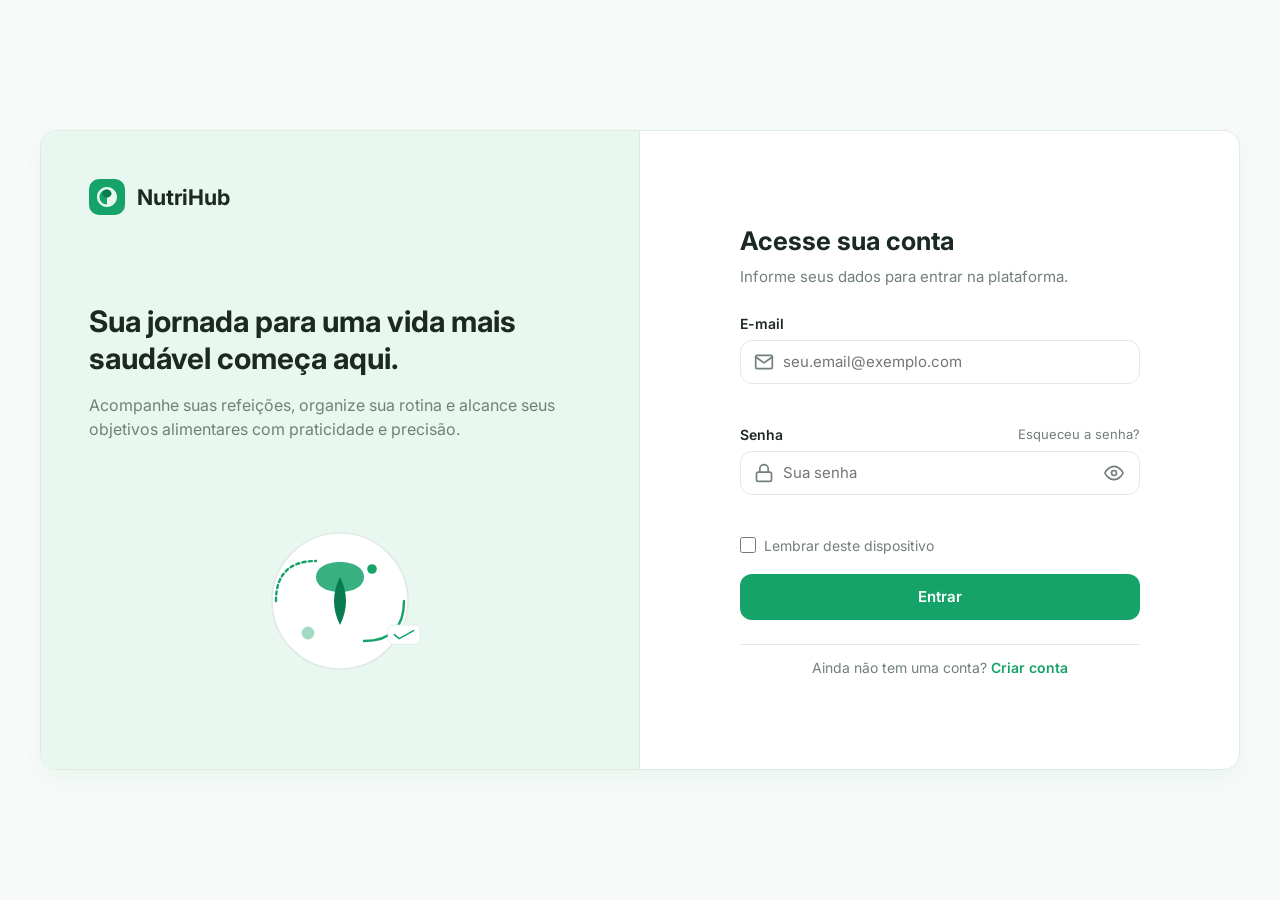
<file: index.html>
<!DOCTYPE html>
<html lang="pt-BR">
<head>
  <meta charset="UTF-8">
  <meta name="viewport" content="width=device-width, initial-scale=1.0">
  <title>NutriHub - Login</title>

  <!-- CSS -->
  <link rel="stylesheet" href="./CSS/style.css">

  <link rel="preconnect" href="https://fonts.googleapis.com">
  <link rel="preconnect" href="https://fonts.gstatic.com" crossorigin>
  <link href="https://fonts.googleapis.com/css2?family=Inter:wght@400;500;600;700&display=swap" rel="stylesheet">
</head>

<body>

  <main class="auth-container">

    <!-- LADO ESQUERDO — APRESENTAÇÃO DA MARCA -->
    <section class="brand-side">
      <header class="brand-header">
        <a href="#" class="brand-logo" aria-label="NutriHub Página Inicial">

          <svg class="logo-icon" width="36" height="36" viewBox="0 0 36 36" fill="none" xmlns="http://www.w3.org/2000/svg">
            <rect width="36" height="36" rx="10" fill="#16A36A"/>
            <path d="M18 8C12.4772 8 8 12.4772 8 18C8 23.5228 12.4772 28 18 28C23.5228 28 28 23.5228 28 18C28 12.4772 23.5228 8 18 8ZM18 25.5C13.8579 25.5 10.5 22.1421 10.5 18C10.5 13.8579 13.8579 10.5 18 10.5V25.5Z" fill="#E8F7EF"/>
            <path d="M22.5 14.5C22.5 16.7091 20.4853 18.5 18 18.5C15.5147 18.5 13.5 16.7091 13.5 14.5C13.5 12.2909 15.5147 10.5 18 10.5C20.4853 10.5 22.5 12.2909 22.5 14.5Z" fill="#087B50"/>
          </svg>

          <span class="brand-name">NutriHub</span>
        </a>
      </header>

      <div class="brand-content">

        <h1 class="brand-title">
          Sua jornada para uma vida mais saudável começa aqui.
        </h1>

        <p class="brand-description">
          Acompanhe suas refeições, organize sua rotina e alcance seus objetivos alimentares com praticidade e precisão.
        </p>

        <!-- ILUSTRAÇÃO VETORIAL DA MARCA -->
        <div class="illustration-container">

          <svg class="brand-illustration" viewBox="0 0 400 300" fill="none" xmlns="http://www.w3.org/2000/svg" role="img" aria-label="Ilustração de acompanhamento saudável">

            <circle cx="200" cy="150" r="120" fill="#E8F7EF"/>
            <circle cx="200" cy="150" r="85" fill="#FFFFFF" stroke="#E1EAE4" stroke-width="2"/>
            <path d="M170 120 C170 95, 230 95, 230 120 C230 145, 170 145, 170 120 Z" fill="#16A36A" opacity="0.85"/>
            <path d="M200 120 Q215 150 200 180 Q185 150 200 120 Z" fill="#087B50"/>
            <circle cx="240" cy="110" r="6" fill="#16A36A"/>
            <circle cx="160" cy="190" r="8" fill="#16A36A" opacity="0.4"/>
            <path d="M120 150 Q120 100 170 100" stroke="#16A36A" stroke-width="3" stroke-linecap="round" stroke-dasharray="4 4"/>
            <path d="M280 150 Q280 200 230 200" stroke="#16A36A" stroke-width="3" stroke-linecap="round"/>
            <rect x="260" y="180" width="40" height="24" rx="6" fill="#FFFFFF" stroke="#E1EAE4"/>
            <path d="M268 192 L274 197 L292 187" stroke="#16A36A" stroke-width="2" stroke-linecap="round" stroke-linejoin="round"/>

          </svg>

        </div>
      </div>
    </section>

    <!-- LADO DIREITO — FORMULÁRIO DE LOGIN -->
    <section class="form-side">

      <div class="auth-card">

        <div class="card-header">
          <h2 class="card-title">Acesse sua conta</h2>
          <p class="card-subtitle">
            Informe seus dados para entrar na plataforma.
          </p>
        </div>

        <form id="login-form" class="auth-form" novalidate>

          <!-- CAMPO E-MAIL -->
          <div class="form-group">

            <label for="email" class="form-label">E-mail</label>

            <div class="input-wrapper">

              <svg class="input-icon" width="20" height="20" viewBox="0 0 24 24" fill="none" stroke="currentColor" stroke-width="2" stroke-linecap="round" stroke-linejoin="round" aria-hidden="true">
                <path d="M4 4h16c1.1 0 2 .9 2 2v12c0 1.1-.9 2-2 2H4c-1.1 0-2-.9-2-2V6c0-1.1.9-2 2-2z"></path>
                <polyline points="22,6 12,13 2,6"></polyline>
              </svg>

              <input
                type="email"
                id="email"
                name="email"
                class="form-input"
                placeholder="seu.email@exemplo.com"
                required
                aria-required="true"
                aria-describedby="email-error"
                autocomplete="email"
              >

            </div>

            <span id="email-error" class="error-message" role="alert" aria-live="polite"></span>

          </div>

          <!-- CAMPO SENHA -->
          <div class="form-group">

            <div class="label-row">
              <label for="password" class="form-label">Senha</label>
              <a href="#" class="link-secondary">Esqueceu a senha?</a>
            </div>

            <div class="input-wrapper">

              <svg class="input-icon" width="20" height="20" viewBox="0 0 24 24" fill="none" stroke="currentColor" stroke-width="2" stroke-linecap="round" stroke-linejoin="round" aria-hidden="true">
                <rect x="3" y="11" width="18" height="11" rx="2" ry="2"></rect>
                <path d="M7 11V7a5 5 0 0 1 10 0v4"></path>
              </svg>

              <input
                type="password"
                id="password"
                name="password"
                class="form-input"
                placeholder="Sua senha"
                required
                aria-required="true"
                aria-describedby="password-error"
                autocomplete="current-password"
              >

              <button
                type="button"
                class="toggle-password"
                aria-label="Mostrar senha"
                aria-pressed="false"
              >

                <svg class="eye-icon" width="20" height="20" viewBox="0 0 24 24" fill="none" stroke="currentColor" stroke-width="2" stroke-linecap="round" stroke-linejoin="round">
                  <path d="M1 12s4-8 11-8 11 8 11 8-4 8-11 8-11-8-11-8z"></path>
                  <circle cx="12" cy="12" r="3"></circle>
                </svg>

              </button>

            </div>

            <span id="password-error" class="error-message" role="alert" aria-live="polite"></span>

          </div>

          <!-- LEMBRAR DE MIM -->
          <div class="form-options">

            <label class="checkbox-label">
              <input type="checkbox" id="remember" name="remember" class="custom-checkbox">
              <span class="checkbox-text">Lembrar deste dispositivo</span>
            </label>

          </div>

          <!-- BOTÃO SUBMIT -->
          <button type="submit" class="btn-primary" id="btn-submit">

            <span class="btn-text">Entrar</span>
            <span class="btn-spinner" hidden aria-hidden="true"></span>

          </button>

        </form>

        <!-- FOOTER COM LINK DE CADASTRO -->
        <footer class="card-footer">

          <p class="footer-text">
            Ainda não tem uma conta?
            <a href="./HTML/cadastro.html" class="link-primary">Criar conta</a>
          </p>

        </footer>

      </div>
    </section>

  </main>

  <script>
    document.addEventListener('DOMContentLoaded', () => {

      const form = document.getElementById('login-form');
      const emailInput = document.getElementById('email');
      const passwordInput = document.getElementById('password');
      const submitBtn = document.getElementById('btn-submit');
      const btnText = submitBtn.querySelector('.btn-text');
      const btnSpinner = submitBtn.querySelector('.btn-spinner');

      const togglePasswordBtn = document.querySelector('.toggle-password');

      // Ícones SVG para alternar a senha
      const eyeOpenSvg = `<svg class="eye-icon" width="20" height="20" viewBox="0 0 24 24" fill="none" stroke="currentColor" stroke-width="2" stroke-linecap="round" stroke-linejoin="round"><path d="M1 12s4-8 11-8 11 8 11 8-4 8-11 8-11-8-11-8z"></path><circle cx="12" cy="12" r="3"></circle></svg>`;

      const eyeClosedSvg = `<svg class="eye-icon" width="20" height="20" viewBox="0 0 24 24" fill="none" stroke="currentColor" stroke-width="2" stroke-linecap="round" stroke-linejoin="round"><path d="M17.94 17.94A10.07 10.07 0 0 1 12 20c-7 0-11-8-11-8a18.45 18.45 0 0 1 5.06-5.94M9.9 4.24A9.12 9.12 0 0 1 12 4c7 0 11 8 11 8a18.5 18.5 0 0 1-2.16 3.19m-6.72-1.07a3 3 0 1 1-4.24-4.24"></path><line x1="1" y1="1" x2="23" y2="23"></line></svg>`;

      if (togglePasswordBtn) {

        togglePasswordBtn.addEventListener('click', () => {

          const isPassword = passwordInput.type === 'password';

          passwordInput.type = isPassword ? 'text' : 'password';

          togglePasswordBtn.setAttribute(
            'aria-pressed',
            isPassword ? 'true' : 'false'
          );

          togglePasswordBtn.innerHTML = isPassword
            ? eyeClosedSvg
            : eyeOpenSvg;

        });

      }

      function isValidEmail(email) {
        return /^[^\s@]+@[^\s@]+\.[^\s@]+$/.test(email);
      }

      function showError(input, errorElement, message) {

        if (input && input.classList) {
          input.classList.add('input-error');
        }

        errorElement.textContent = message;

      }

      function clearError(input, errorElement) {

        if (input && input.classList) {
          input.classList.remove('input-error');
        }

        errorElement.textContent = '';

      }

      emailInput.addEventListener('input', () => {

        if (isValidEmail(emailInput.value.trim())) {
          clearError(
            emailInput,
            document.getElementById('email-error')
          );
        }

      });

      passwordInput.addEventListener('input', () => {

        if (passwordInput.value.length >= 6) {
          clearError(
            passwordInput,
            document.getElementById('password-error')
          );
        }

      });

      form.addEventListener('submit', (e) => {

        e.preventDefault();

        let isValid = true;

        if (!emailInput.value.trim()) {

          showError(
            emailInput,
            document.getElementById('email-error'),
            'Por favor, insira seu e-mail.'
          );

          isValid = false;

        } else if (!isValidEmail(emailInput.value.trim())) {

          showError(
            emailInput,
            document.getElementById('email-error'),
            'Insira um endereço de e-mail válido.'
          );

          isValid = false;

        } else {

          clearError(
            emailInput,
            document.getElementById('email-error')
          );

        }

        if (!passwordInput.value) {

          showError(
            passwordInput,
            document.getElementById('password-error'),
            'Por favor, insira sua senha.'
          );

          isValid = false;

        } else if (passwordInput.value.length < 6) {

          showError(
            passwordInput,
            document.getElementById('password-error'),
            'A senha deve conter no mínimo 6 caracteres.'
          );

          isValid = false;

        } else {

          clearError(
            passwordInput,
            document.getElementById('password-error')
          );

        }

        if (isValid) {

          submitBtn.disabled = true;

          btnText.textContent = 'Entrando...';

          btnSpinner.hidden = false;

          setTimeout(() => {

            window.location.href = "./HTML/home.html";

          }, 1500);

        }

      });

    });
  </script>

  <!-- JAVASCRIPT PRINCIPAL -->
  <script src="./JAVASCRIPT/app.js" defer></script>

</body>
</html>
</file>
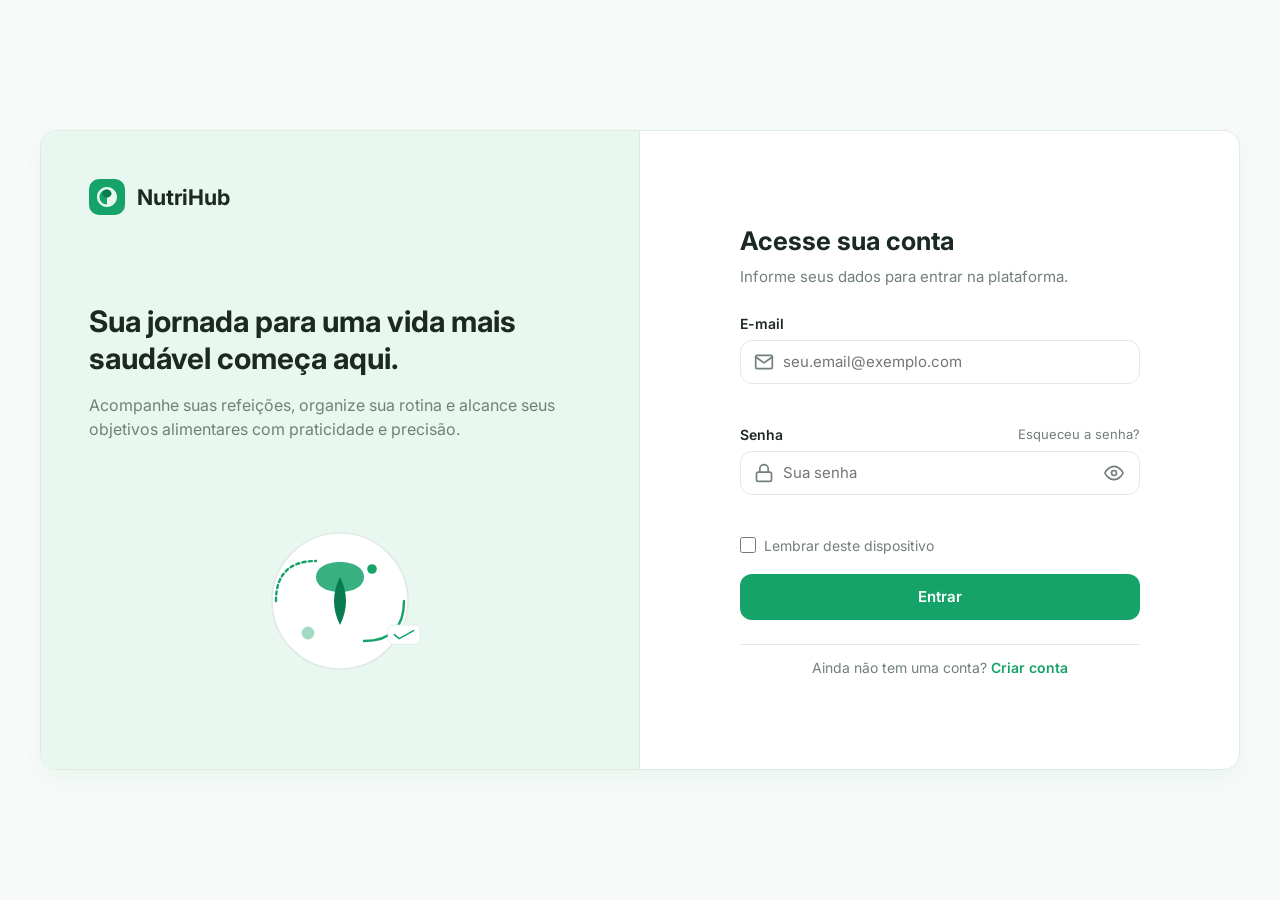
<file: HTML/index.html>
<!DOCTYPE html>
<html lang="pt-BR">
<head>
  <meta charset="UTF-8">
  <meta name="viewport" content="width=device-width, initial-scale=1.0">
  <title>NutriHub - Login</title>
  <!-- LINK CORRIGIDO PARA O CSS EXTERNO -->
   <link rel="stylesheet" href="../CSS/style.css">

  <link rel="preconnect" href="https://fonts.googleapis.com">
  <link rel="preconnect" href="https://fonts.gstatic.com" crossorigin>
  <link href="https://fonts.googleapis.com/css2?family=Inter:wght@400;500;600;700&display=swap" rel="stylesheet">
</head>
<body>

  <main class="auth-container">
    <!-- LADO ESQUERDO — APRESENTAÇÃO DA MARCA -->
    <section class="brand-side">
      <header class="brand-header">
        <a href="#" class="brand-logo" aria-label="NutriHub Página Inicial">
          <svg class="logo-icon" width="36" height="36" viewBox="0 0 36 36" fill="none" xmlns="http://www.w3.org/2000/svg">
            <rect width="36" height="36" rx="10" fill="#16A36A"/>
            <path d="M18 8C12.4772 8 8 12.4772 8 18C8 23.5228 12.4772 28 18 28C23.5228 28 28 23.5228 28 18C28 12.4772 23.5228 8 18 8ZM18 25.5C13.8579 25.5 10.5 22.1421 10.5 18C10.5 13.8579 13.8579 10.5 18 10.5V25.5Z" fill="#E8F7EF"/>
            <path d="M22.5 14.5C22.5 16.7091 20.4853 18.5 18 18.5C15.5147 18.5 13.5 16.7091 13.5 14.5C13.5 12.2909 15.5147 10.5 18 10.5C20.4853 10.5 22.5 12.2909 22.5 14.5Z" fill="#087B50"/>
          </svg>
          <span class="brand-name">NutriHub</span>
        </a>
      </header>

      <div class="brand-content">
        <h1 class="brand-title">Sua jornada para uma vida mais saudável começa aqui.</h1>
        <p class="brand-description">
          Acompanhe suas refeições, organize sua rotina e alcance seus objetivos alimentares com praticidade e precisão.
        </p>

        <!-- ILUSTRAÇÃO VETORIAL DA MARCA -->
        <div class="illustration-container">
          <svg class="brand-illustration" viewBox="0 0 400 300" fill="none" xmlns="http://www.w3.org/2000/svg" role="img" aria-label="Ilustração de acompanhamento saudável">
            <circle cx="200" cy="150" r="120" fill="#E8F7EF"/>
            <circle cx="200" cy="150" r="85" fill="#FFFFFF" stroke="#E1EAE4" stroke-width="2"/>
            <path d="M170 120 C170 95, 230 95, 230 120 C230 145, 170 145, 170 120 Z" fill="#16A36A" opacity="0.85"/>
            <path d="M200 120 Q215 150 200 180 Q185 150 200 120 Z" fill="#087B50"/>
            <circle cx="240" cy="110" r="6" fill="#16A36A"/>
            <circle cx="160" cy="190" r="8" fill="#16A36A" opacity="0.4"/>
            <path d="M120 150 Q120 100 170 100" stroke="#16A36A" stroke-width="3" stroke-linecap="round" stroke-dasharray="4 4"/>
            <path d="M280 150 Q280 200 230 200" stroke="#16A36A" stroke-width="3" stroke-linecap="round"/>
            <rect x="260" y="180" width="40" height="24" rx="6" fill="#FFFFFF" stroke="#E1EAE4"/>
            <path d="M268 192 L274 197 L292 187" stroke="#16A36A" stroke-width="2" stroke-linecap="round" stroke-linejoin="round"/>
          </svg>
        </div>
      </div>
    </section>

    <!-- LADO DIREITO — FORMULÁRIO DE LOGIN -->
    <section class="form-side">
      <div class="auth-card">
        <div class="card-header">
          <h2 class="card-title">Acesse sua conta</h2>
          <p class="card-subtitle">Informe seus dados para entrar na plataforma.</p>
        </div>

        <form id="login-form" class="auth-form" novalidate>
          <!-- CAMPO E-MAIL -->
          <div class="form-group">
            <label for="email" class="form-label">E-mail</label>
            <div class="input-wrapper">
              <svg class="input-icon" width="20" height="20" viewBox="0 0 24 24" fill="none" stroke="currentColor" stroke-width="2" stroke-linecap="round" stroke-linejoin="round" aria-hidden="true">
                <path d="M4 4h16c1.1 0 2 .9 2 2v12c0 1.1-.9 2-2 2H4c-1.1 0-2-.9-2-2V6c0-1.1.9-2 2-2z"></path>
                <polyline points="22,6 12,13 2,6"></polyline>
              </svg>
              <input 
                type="email" 
                id="email" 
                name="email" 
                class="form-input" 
                placeholder="seu.email@exemplo.com" 
                required 
                aria-required="true" 
                aria-describedby="email-error"
                autocomplete="email"
              >
            </div>
            <span id="email-error" class="error-message" role="alert" aria-live="polite"></span>
          </div>

          <!-- CAMPO SENHA -->
          <div class="form-group">
            <div class="label-row">
              <label for="password" class="form-label">Senha</label>
              <a href="#" class="link-secondary">Esqueceu a senha?</a>
            </div>
            <div class="input-wrapper">
              <svg class="input-icon" width="20" height="20" viewBox="0 0 24 24" fill="none" stroke="currentColor" stroke-width="2" stroke-linecap="round" stroke-linejoin="round" aria-hidden="true">
                <rect x="3" y="11" width="18" height="11" rx="2" ry="2"></rect>
                <path d="M7 11V7a5 5 0 0 1 10 0v4"></path>
              </svg>
              <input 
                type="password" 
                id="password" 
                name="password" 
                class="form-input" 
                placeholder="Sua senha" 
                required 
                aria-required="true" 
                aria-describedby="password-error"
                autocomplete="current-password"
              >
              <button 
                type="button" 
                class="toggle-password" 
                aria-label="Mostrar senha" 
                aria-pressed="false"
              >
                <svg class="eye-icon" width="20" height="20" viewBox="0 0 24 24" fill="none" stroke="currentColor" stroke-width="2" stroke-linecap="round" stroke-linejoin="round">
                  <path d="M1 12s4-8 11-8 11 8 11 8-4 8-11 8-11-8-11-8z"></path>
                  <circle cx="12" cy="12" r="3"></circle>
                </svg>
              </button>
            </div>
            <span id="password-error" class="error-message" role="alert" aria-live="polite"></span>
          </div>

          <!-- LEMBRAR DE MIM -->
          <div class="form-options">
            <label class="checkbox-label">
              <input type="checkbox" id="remember" name="remember" class="custom-checkbox">
              <span class="checkbox-text">Lembrar deste dispositivo</span>
            </label>
          </div>

          <!-- BOTÃO SUBMIT -->
          <button type="submit" class="btn-primary" id="btn-submit">
            <span class="btn-text">Entrar</span>
            <span class="btn-spinner" hidden aria-hidden="true"></span>
          </button>
        </form>

        <!-- FOOTER COM LINK DE CADASTRO -->
        <footer class="card-footer">
          <p class="footer-text">
            Ainda não tem uma conta? <a href="../HTML/cadastro.html" class="link-primary">Criar conta</a>
          </p>
        </footer>
      </div>
    </section>
  </main>

  <script>
    document.addEventListener('DOMContentLoaded', () => {
      const form = document.getElementById('login-form');
      const emailInput = document.getElementById('email');
      const passwordInput = document.getElementById('password');
      const submitBtn = document.getElementById('btn-submit');
      const btnText = submitBtn.querySelector('.btn-text');
      const btnSpinner = submitBtn.querySelector('.btn-spinner');

      const togglePasswordBtn = document.querySelector('.toggle-password');

      // Ícones SVG para alternar a senha
      const eyeOpenSvg = `<svg class="eye-icon" width="20" height="20" viewBox="0 0 24 24" fill="none" stroke="currentColor" stroke-width="2" stroke-linecap="round" stroke-linejoin="round"><path d="M1 12s4-8 11-8 11 8 11 8-4 8-11 8-11-8-11-8z"></path><circle cx="12" cy="12" r="3"></circle></svg>`;
      const eyeClosedSvg = `<svg class="eye-icon" width="20" height="20" viewBox="0 0 24 24" fill="none" stroke="currentColor" stroke-width="2" stroke-linecap="round" stroke-linejoin="round"><path d="M17.94 17.94A10.07 10.07 0 0 1 12 20c-7 0-11-8-11-8a18.45 18.45 0 0 1 5.06-5.94M9.9 4.24A9.12 9.12 0 0 1 12 4c7 0 11 8 11 8a18.5 18.5 0 0 1-2.16 3.19m-6.72-1.07a3 3 0 1 1-4.24-4.24"></path><line x1="1" y1="1" x2="23" y2="23"></line></svg>`;

      if (togglePasswordBtn) {
        togglePasswordBtn.addEventListener('click', () => {
          const isPassword = passwordInput.type === 'password';
          passwordInput.type = isPassword ? 'text' : 'password';
          togglePasswordBtn.setAttribute('aria-pressed', isPassword ? 'true' : 'false');
          togglePasswordBtn.innerHTML = isPassword ? eyeClosedSvg : eyeOpenSvg;
        });
      }

      function isValidEmail(email) {
        return /^[^\s@]+@[^\s@]+\.[^\s@]+$/.test(email);
      }

      function showError(input, errorElement, message) {
        if (input && input.classList) {
          input.classList.add('input-error');
        }
        errorElement.textContent = message;
      }

      function clearError(input, errorElement) {
        if (input && input.classList) {
          input.classList.remove('input-error');
        }
        errorElement.textContent = '';
      }

      emailInput.addEventListener('input', () => {
        if (isValidEmail(emailInput.value.trim())) {
          clearError(emailInput, document.getElementById('email-error'));
        }
      });

      passwordInput.addEventListener('input', () => {
        if (passwordInput.value.length >= 6) {
          clearError(passwordInput, document.getElementById('password-error'));
        }
      });

      form.addEventListener('submit', (e) => {
        e.preventDefault();
        let isValid = true;

        if (!emailInput.value.trim()) {
          showError(emailInput, document.getElementById('email-error'), 'Por favor, insira seu e-mail.');
          isValid = false;
        } else if (!isValidEmail(emailInput.value.trim())) {
          showError(emailInput, document.getElementById('email-error'), 'Insira um endereço de e-mail válido.');
          isValid = false;
        } else {
          clearError(emailInput, document.getElementById('email-error'));
        }

        if (!passwordInput.value) {
          showError(passwordInput, document.getElementById('password-error'), 'Por favor, insira sua senha.');
          isValid = false;
        } else if (passwordInput.value.length < 6) {
          showError(passwordInput, document.getElementById('password-error'), 'A senha deve conter no mínimo 6 caracteres.');
          isValid = false;
        } else {
          clearError(passwordInput, document.getElementById('password-error'));
        }

        if (isValid) {
          submitBtn.disabled = true;
          btnText.textContent = 'Entrando...';
          btnSpinner.hidden = false;

          setTimeout(() => {
            window.location.href = "../HTML/home.html";
          }, 1500);
        }
      });
    });
  </script>

  <script src="../JAVASCRIPT/app.js" defer></script>
</body>
</html>
</file>
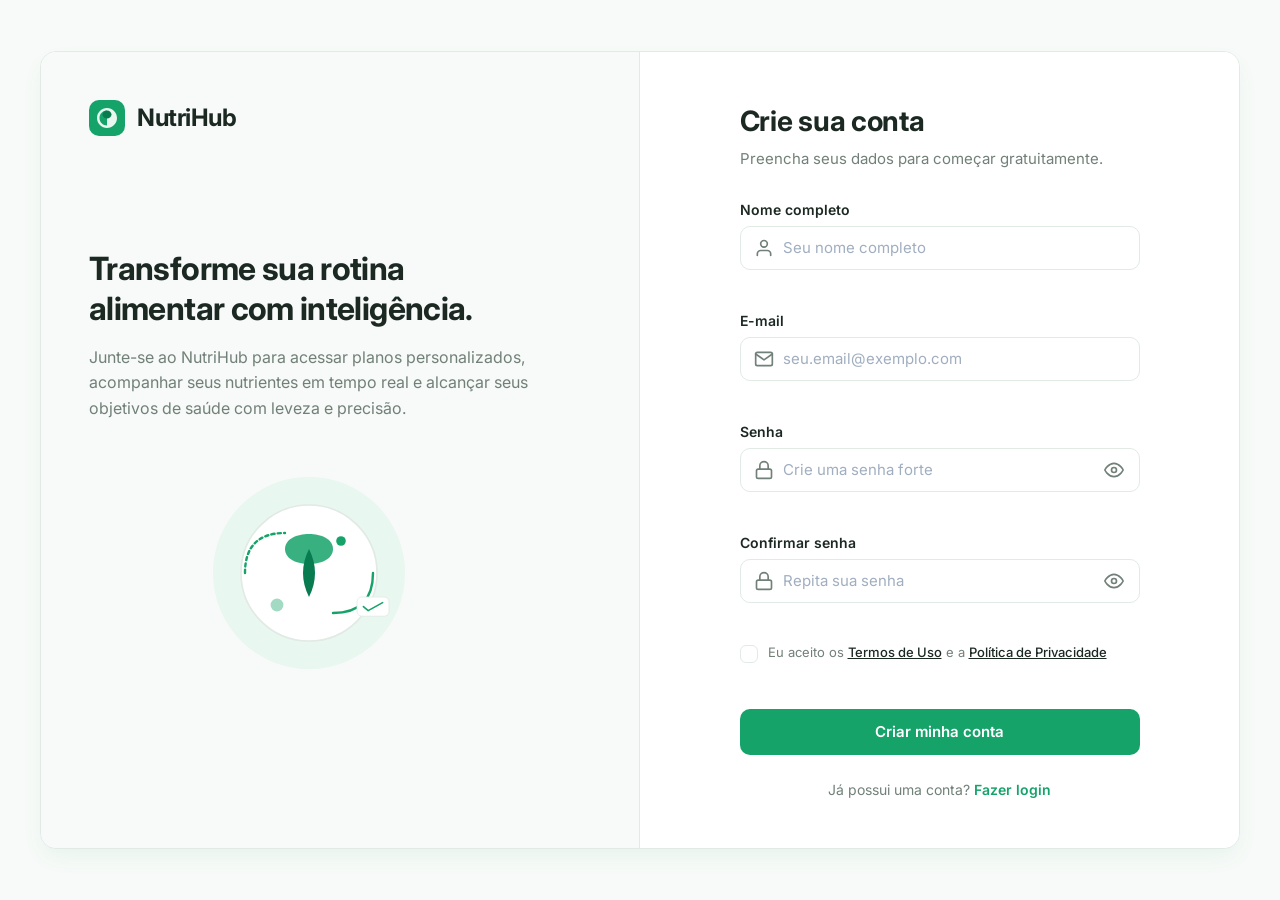
<file: HTML/cadastro.html>
<!DOCTYPE html>
<html lang="pt-BR">
<head>
  <meta charset="UTF-8">
  <meta name="viewport" content="width=device-width, initial-scale=1.0">
  <title>NutriHub - Criar Conta</title>
  <link rel="preconnect" href="https://fonts.googleapis.com">
  <link rel="preconnect" href="https://fonts.gstatic.com" crossorigin>
  <link href="https://fonts.googleapis.com/css2?family=Inter:wght@400;500;600;700&display=swap" rel="stylesheet">
  <link rel="stylesheet" href="../CSS/cadastro.css">
</head>
<body>

  <main class="auth-container">
    <!-- LADO ESQUERDO — APRESENTAÇÃO DA MARCA -->
    <section class="brand-side">
      <header class="brand-header">
        <a href="#" class="brand-logo" aria-label="NutriHub Página Inicial">
          <svg class="logo-icon" width="36" height="36" viewBox="0 0 36 36" fill="none" xmlns="http://www.w3.org/2000/svg">
            <rect width="36" height="36" rx="10" fill="#16A36A"/>
            <path d="M18 8C12.4772 8 8 12.4772 8 18C8 23.5228 12.4772 28 18 28C23.5228 28 28 23.5228 28 18C28 12.4772 23.5228 8 18 8ZM18 25.5C13.8579 25.5 10.5 22.1421 10.5 18C10.5 13.8579 13.8579 10.5 18 10.5V25.5Z" fill="#E8F7EF"/>
            <path d="M22.5 14.5C22.5 16.7091 20.4853 18.5 18 18.5C15.5147 18.5 13.5 16.7091 13.5 14.5C13.5 12.2909 15.5147 10.5 18 10.5C20.4853 10.5 22.5 12.2909 22.5 14.5Z" fill="#087B50"/>
          </svg>
          <span class="brand-name">NutriHub</span>
        </a>
      </header>

      <div class="brand-content">
        <h1 class="brand-title">Transforme sua rotina alimentar com inteligência.</h1>
        <p class="brand-description">
          Junte-se ao NutriHub para acessar planos personalizados, acompanhar seus nutrientes em tempo real e alcançar seus objetivos de saúde com leveza e precisão.
        </p>

        <!-- ILUSTRAÇÃO VETORIAL DA MARCA -->
        <div class="illustration-container">
          <svg class="brand-illustration" viewBox="0 0 400 300" fill="none" xmlns="http://www.w3.org/2000/svg" role="img" aria-label="Ilustração de alimentação saudável e evolução técnica">
            <circle cx="200" cy="150" r="120" fill="#E8F7EF"/>
            <circle cx="200" cy="150" r="85" fill="#FFFFFF" stroke="#E1EAE4" stroke-width="2"/>
            <path d="M170 120 C170 95, 230 95, 230 120 C230 145, 170 145, 170 120 Z" fill="#16A36A" opacity="0.85"/>
            <path d="M200 120 Q215 150 200 180 Q185 150 200 120 Z" fill="#087B50"/>
            <circle cx="240" cy="110" r="6" fill="#16A36A"/>
            <circle cx="160" cy="190" r="8" fill="#16A36A" opacity="0.4"/>
            <path d="M120 150 Q120 100 170 100" stroke="#16A36A" stroke-width="3" stroke-linecap="round" stroke-dasharray="4 4"/>
            <path d="M280 150 Q280 200 230 200" stroke="#16A36A" stroke-width="3" stroke-linecap="round"/>
            <rect x="260" y="180" width="40" height="24" rx="6" fill="#FFFFFF" stroke="#E1EAE4"/>
            <path d="M268 192 L274 197 L292 187" stroke="#16A36A" stroke-width="2" stroke-linecap="round" stroke-linejoin="round"/>
          </svg>
        </div>
      </div>
    </section>

    <!-- LADO DIREITO — FORMULÁRIO DE CADASTRO -->
    <section class="form-side">
      <div class="auth-card">
        <div class="card-header">
          <h2 class="card-title">Crie sua conta</h2>
          <p class="card-subtitle">Preencha seus dados para começar gratuitamente.</p>
        </div>

        <form id="signup-form" class="auth-form" novalidate>
          <!-- CAMPO NOME COMPLETO -->
          <div class="form-group">
            <label for="name" class="form-label">Nome completo</label>
            <div class="input-wrapper">
              <svg class="input-icon" width="20" height="20" viewBox="0 0 24 24" fill="none" stroke="currentColor" stroke-width="2" stroke-linecap="round" stroke-linejoin="round" aria-hidden="true">
                <path d="M20 21v-2a4 4 0 0 0-4-4H8a4 4 0 0 0-4 4v2"></path>
                <circle cx="12" cy="7" r="4"></circle>
              </svg>
              <input 
                type="text" 
                id="name" 
                name="name" 
                class="form-input" 
                placeholder="Seu nome completo" 
                required 
                aria-required="true" 
                aria-describedby="name-error"
                autocomplete="name"
              >
            </div>
            <span id="name-error" class="error-message" role="alert" aria-live="polite"></span>
          </div>

          <!-- CAMPO E-MAIL -->
          <div class="form-group">
            <label for="email" class="form-label">E-mail</label>
            <div class="input-wrapper">
              <svg class="input-icon" width="20" height="20" viewBox="0 0 24 24" fill="none" stroke="currentColor" stroke-width="2" stroke-linecap="round" stroke-linejoin="round" aria-hidden="true">
                <path d="M4 4h16c1.1 0 2 .9 2 2v12c0 1.1-.9 2-2 2H4c-1.1 0-2-.9-2-2V6c0-1.1.9-2 2-2z"></path>
                <polyline points="22,6 12,13 2,6"></polyline>
              </svg>
              <input 
                type="email" 
                id="email" 
                name="email" 
                class="form-input" 
                placeholder="seu.email@exemplo.com" 
                required 
                aria-required="true" 
                aria-describedby="email-error"
                autocomplete="email"
              >
            </div>
            <span id="email-error" class="error-message" role="alert" aria-live="polite"></span>
          </div>

          <!-- CAMPO SENHA -->
          <div class="form-group">
            <label for="password" class="form-label">Senha</label>
            <div class="input-wrapper">
              <svg class="input-icon" width="20" height="20" viewBox="0 0 24 24" fill="none" stroke="currentColor" stroke-width="2" stroke-linecap="round" stroke-linejoin="round" aria-hidden="true">
                <rect x="3" y="11" width="18" height="11" rx="2" ry="2"></rect>
                <path d="M7 11V7a5 5 0 0 1 10 0v4"></path>
              </svg>
              <input 
                type="password" 
                id="password" 
                name="password" 
                class="form-input" 
                placeholder="Crie uma senha forte" 
                required 
                aria-required="true" 
                aria-describedby="password-error"
                autocomplete="new-password"
              >
              <button 
                type="button" 
                class="toggle-password" 
                aria-label="Mostrar senha" 
                aria-pressed="false"
              >
                <svg class="eye-icon" width="20" height="20" viewBox="0 0 24 24" fill="none" stroke="currentColor" stroke-width="2" stroke-linecap="round" stroke-linejoin="round">
                  <path d="M1 12s4-8 11-8 11 8 11 8-4 8-11 8-11-8-11-8z"></path>
                  <circle cx="12" cy="12" r="3"></circle>
                </svg>
              </button>
            </div>
            <span id="password-error" class="error-message" role="alert" aria-live="polite"></span>
          </div>

          <!-- CAMPO CONFIRMAR SENHA -->
          <div class="form-group">
            <label for="confirm-password" class="form-label">Confirmar senha</label>
            <div class="input-wrapper">
              <svg class="input-icon" width="20" height="20" viewBox="0 0 24 24" fill="none" stroke="currentColor" stroke-width="2" stroke-linecap="round" stroke-linejoin="round" aria-hidden="true">
                <rect x="3" y="11" width="18" height="11" rx="2" ry="2"></rect>
                <path d="M7 11V7a5 5 0 0 1 10 0v4"></path>
              </svg>
              <input 
                type="password" 
                id="confirm-password" 
                name="confirm-password" 
                class="form-input" 
                placeholder="Repita sua senha" 
                required 
                aria-required="true" 
                aria-describedby="confirm-password-error"
                autocomplete="new-password"
              >
              <button 
                type="button" 
                class="toggle-password" 
                aria-label="Mostrar confirmação de senha" 
                aria-pressed="false"
              >
                <svg class="eye-icon" width="20" height="20" viewBox="0 0 24 24" fill="none" stroke="currentColor" stroke-width="2" stroke-linecap="round" stroke-linejoin="round">
                  <path d="M1 12s4-8 11-8 11 8 11 8-4 8-11 8-11-8-11-8z"></path>
                  <circle cx="12" cy="12" r="3"></circle>
                </svg>
              </button>
            </div>
            <span id="confirm-password-error" class="error-message" role="alert" aria-live="polite"></span>
          </div>

          <!-- TERMOS DE USO -->
          <div class="form-options terms-option">
            <label class="checkbox-label">
              <input type="checkbox" id="terms" name="terms" class="custom-checkbox" required aria-required="true">
              <span class="checkbox-text">Eu aceito os <a href="#" class="link-secondary">Termos de Uso</a> e a <a href="#" class="link-secondary">Política de Privacidade</a></span>
            </label>
            <span id="terms-error" class="error-message block-error" role="alert" aria-live="polite"></span>
          </div>

          <!-- BOTÃO SUBMIT -->
          <button type="submit" class="btn-primary" id="btn-submit">
            <span class="btn-text">Criar minha conta</span>
            <span class="btn-spinner" hidden aria-hidden="true"></span>
          </button>
        </form>

        <!-- FOOTER COM LINK DE LOGIN -->
        <footer class="card-footer">
          <p class="footer-text">
            Já possui uma conta? <a href="index.html" class="link-primary">Fazer login</a>
          </p>
        </footer>
      </div>
    </section>
  </main>

  <script>
    document.addEventListener('DOMContentLoaded', () => {
      const form = document.getElementById('signup-form');
      const nameInput = document.getElementById('name');
      const emailInput = document.getElementById('email');
      const passwordInput = document.getElementById('password');
      const confirmPasswordInput = document.getElementById('confirm-password');
      const termsInput = document.getElementById('terms');
      const submitBtn = document.getElementById('btn-submit');
      const btnText = submitBtn.querySelector('.btn-text');
      const btnSpinner = submitBtn.querySelector('.btn-spinner');

      const togglePasswordBtns = document.querySelectorAll('.toggle-password');

      // SVG Ícones Olho Aberto / Fechado
      const eyeOpenSvg = `<svg class="eye-icon" width="20" height="20" viewBox="0 0 24 24" fill="none" stroke="currentColor" stroke-width="2" stroke-linecap="round" stroke-linejoin="round"><path d="M1 12s4-8 11-8 11 8 11 8-4 8-11 8-11-8-11-8z"></path><circle cx="12" cy="12" r="3"></circle></svg>`;
      const eyeClosedSvg = `<svg class="eye-icon" width="20" height="20" viewBox="0 0 24 24" fill="none" stroke="currentColor" stroke-width="2" stroke-linecap="round" stroke-linejoin="round"><path d="M17.94 17.94A10.07 10.07 0 0 1 12 20c-7 0-11-8-11-8a18.45 18.45 0 0 1 5.06-5.94M9.9 4.24A9.12 9.12 0 0 1 12 4c7 0 11 8 11 8a18.5 18.5 0 0 1-2.16 3.19m-6.72-1.07a3 3 0 1 1-4.24-4.24"></path><line x1="1" y1="1" x2="23" y2="23"></line></svg>`;

      // Alternar Visibilidade das Senhas
      togglePasswordBtns.forEach(btn => {
        btn.addEventListener('click', () => {
          const input = btn.previousElementSibling;
          const isPassword = input.type === 'password';
          
          input.type = isPassword ? 'text' : 'password';
          btn.setAttribute('aria-pressed', isPassword ? 'true' : 'false');
          btn.innerHTML = isPassword ? eyeClosedSvg : eyeOpenSvg;
        });
      });

      // Validação de E-mail por RegEx
      function isValidEmail(email) {
        return /^[^\s@]+@[^\s@]+\.[^\s@]+$/.test(email);
      }

      // Função de Exibição de Erro
      function showError(input, errorElement, message) {
        if (input && input.classList) {
          input.classList.add('input-error');
        }
        errorElement.textContent = message;
      }

      // Limpar Erro
      function clearError(input, errorElement) {
        if (input && input.classList) {
          input.classList.remove('input-error');
        }
        errorElement.textContent = '';
      }

      // Validação em Tempo Real nos Inputs
      nameInput.addEventListener('input', () => {
        if (nameInput.value.trim().length >= 3) {
          clearError(nameInput, document.getElementById('name-error'));
        }
      });

      emailInput.addEventListener('input', () => {
        if (isValidEmail(emailInput.value.trim())) {
          clearError(emailInput, document.getElementById('email-error'));
        }
      });

      passwordInput.addEventListener('input', () => {
        if (passwordInput.value.length >= 6) {
          clearError(passwordInput, document.getElementById('password-error'));
        }
        if (confirmPasswordInput.value && confirmPasswordInput.value === passwordInput.value) {
          clearError(confirmPasswordInput, document.getElementById('confirm-password-error'));
        }
      });

      confirmPasswordInput.addEventListener('input', () => {
        if (confirmPasswordInput.value === passwordInput.value) {
          clearError(confirmPasswordInput, document.getElementById('confirm-password-error'));
        }
      });

      termsInput.addEventListener('change', () => {
        if (termsInput.checked) {
          clearError(null, document.getElementById('terms-error'));
        }
      });

      // Submissão do Formulário
      form.addEventListener('submit', (e) => {
        e.preventDefault();
        let isValid = true;

        // Validar Nome
        if (!nameInput.value.trim()) {
          showError(nameInput, document.getElementById('name-error'), 'Por favor, informe seu nome completo.');
          isValid = false;
        } else if (nameInput.value.trim().length < 3) {
          showError(nameInput, document.getElementById('name-error'), 'O nome deve ter pelo menos 3 caracteres.');
          isValid = false;
        } else {
          clearError(nameInput, document.getElementById('name-error'));
        }

        // Validar E-mail
        if (!emailInput.value.trim()) {
          showError(emailInput, document.getElementById('email-error'), 'Por favor, insira seu e-mail.');
          isValid = false;
        } else if (!isValidEmail(emailInput.value.trim())) {
          showError(emailInput, document.getElementById('email-error'), 'Insira um endereço de e-mail válido.');
          isValid = false;
        } else {
          clearError(emailInput, document.getElementById('email-error'));
        }

        // Validar Senha
        if (!passwordInput.value) {
          showError(passwordInput, document.getElementById('password-error'), 'Por favor, crie uma senha.');
          isValid = false;
        } else if (passwordInput.value.length < 6) {
          showError(passwordInput, document.getElementById('password-error'), 'A senha deve conter no mínimo 6 caracteres.');
          isValid = false;
        } else {
          clearError(passwordInput, document.getElementById('password-error'));
        }

        // Validar Confirmação de Senha
        if (!confirmPasswordInput.value) {
          showError(confirmPasswordInput, document.getElementById('confirm-password-error'), 'Por favor, confirme sua senha.');
          isValid = false;
        } else if (confirmPasswordInput.value !== passwordInput.value) {
          showError(confirmPasswordInput, document.getElementById('confirm-password-error'), 'As senhas não coincidem.');
          isValid = false;
        } else {
          clearError(confirmPasswordInput, document.getElementById('confirm-password-error'));
        }

        // Validar Termos
        if (!termsInput.checked) {
          showError(null, document.getElementById('terms-error'), 'Você precisa aceitar os Termos e Políticas.');
          isValid = false;
        } else {
          clearError(null, document.getElementById('terms-error'));
        }

        if (isValid) {
          // Estado Visual de Carregamento
          submitBtn.disabled = true;
          btnText.textContent = 'Criando conta...';
          btnSpinner.hidden = false;

          // Redireciona para a tela do questionário
          setTimeout(() => {
            window.location.href = "../HTML/quest.html";
          }, 1500);
        }
      });
    });
  </script>

  <script src="../JAVASCRIPT/app.js" defer></script>
</body>
</html>
</file>
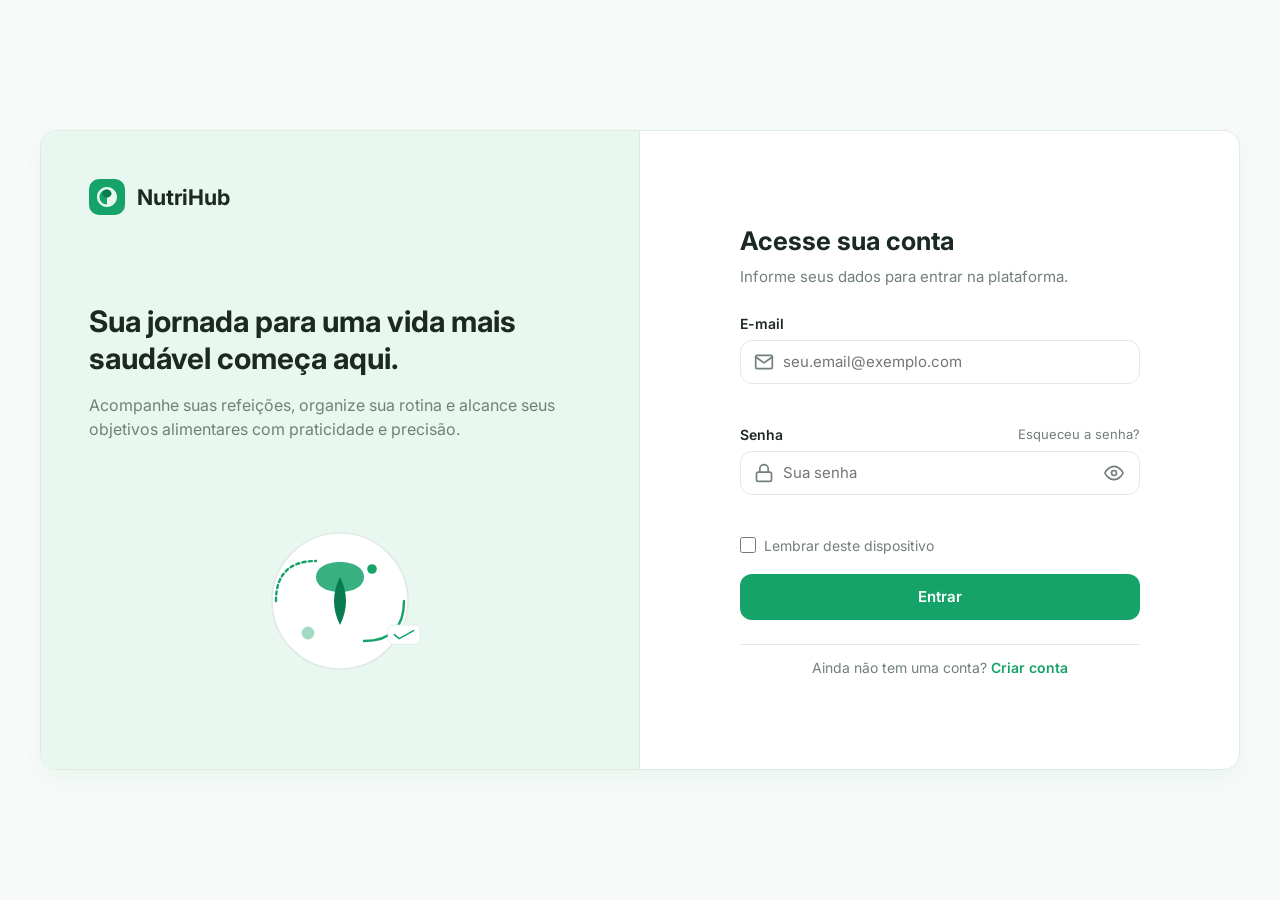
<file: HTML/config.html>
<!DOCTYPE html>
<html lang="pt-BR">
<head>
  <meta charset="UTF-8">
  <meta name="viewport" content="width=device-width, initial-scale=1.0">
  <title>NutriHub - Configurações</title>
  <link rel="preconnect" href="https://fonts.googleapis.com">
  <link rel="preconnect" href="https://fonts.gstatic.com" crossorigin>
  <link href="https://fonts.googleapis.com/css2?family=Inter:wght@400;500;600;700&display=swap" rel="stylesheet">
  <link rel="stylesheet" href="../CSS/config.css">
</head>
<body>

  <div class="dashboard-layout">
    <aside class="sidebar">
      <div class="sidebar-brand">
        <a href="home.html" class="brand-logo">
          <svg class="logo-icon" width="32" height="32" viewBox="0 0 36 36" fill="none" xmlns="http://www.w3.org/2000/svg">
            <rect width="36" height="36" rx="10" fill="#16A36A"/>
            <path d="M18 8C12.4772 8 8 12.4772 8 18C8 23.5228 12.4772 28 18 28C23.5228 28 28 23.5228 28 18C28 12.4772 23.5228 8 18 8ZM18 25.5C13.8579 25.5 10.5 22.1421 10.5 18C10.5 13.8579 13.8579 10.5 18 10.5V25.5Z" fill="#E8F7EF"/>
            <path d="M22.5 14.5C22.5 16.7091 20.4853 18.5 18 18.5C15.5147 18.5 13.5 16.7091 13.5 14.5C13.5 12.2909 15.5147 10.5 18 10.5C20.4853 10.5 22.5 12.2909 22.5 14.5Z" fill="#087B50"/>
          </svg>
          <span class="brand-name">NutriHub</span>
        </a>
      </div>

      <nav class="sidebar-nav">
        <div class="nav-group">
          <span class="nav-label">Principal</span>
          <a href="home.html" class="nav-item">
            <svg class="nav-icon" width="20" height="20" viewBox="0 0 24 24" fill="none" stroke="currentColor" stroke-width="2"><path d="M3 9l9-7 9 7v11a2 2 0 0 1-2 2H5a2 2 0 0 1-2-2z"></path><polyline points="9 22 9 12 15 12 15 22"></polyline></svg>
            <span>Home</span>
          </a>
        </div>

        <div class="nav-group">
          <span class="nav-label">Alimentação</span>
          <a href="hist.html" class="nav-item">
            <svg class="nav-icon" width="20" height="20" viewBox="0 0 24 24" fill="none" stroke="currentColor" stroke-width="2"><circle cx="12" cy="12" r="10"></circle><polyline points="12 6 12 12 16 14"></polyline></svg>
            <span>Histórico Alimentar</span>
          </a>
          <a href="plano.html" class="nav-item">
            <svg class="nav-icon" width="20" height="20" viewBox="0 0 24 24" fill="none" stroke="currentColor" stroke-width="2"><rect x="3" y="4" width="18" height="18" rx="2" ry="2"></rect><line x1="16" y1="2" x2="16" y2="6"></line><line x1="8" y1="2" x2="8" y2="6"></line><line x1="3" y1="10" x2="21" y2="10"></line></svg>
            <span>Plano Alimentar</span>
          </a>
        </div>

        <div class="nav-group">
          <span class="nav-label">Acompanhamento</span>
          <a href="metas.html" class="nav-item">
            <svg class="nav-icon" width="20" height="20" viewBox="0 0 24 24" fill="none" stroke="currentColor" stroke-width="2"><circle cx="12" cy="12" r="10"></circle><circle cx="12" cy="12" r="6"></circle><circle cx="12" cy="12" r="2"></circle></svg>
            <span>Metas</span>
          </a>
          <a href="progresso.html" class="nav-item">
            <svg class="nav-icon" width="20" height="20" viewBox="0 0 24 24" fill="none" stroke="currentColor" stroke-width="2"><polyline points="23 6 13.5 15.5 8.5 10.5 1 18"></polyline><polyline points="17 6 23 6 23 12"></polyline></svg>
            <span>Meu Progresso</span>
          </a>
          <a href="perfil.html" class="nav-item">
            <svg class="nav-icon" width="20" height="20" viewBox="0 0 24 24" fill="none" stroke="currentColor" stroke-width="2"><path d="M20 21v-2a4 4 0 0 0-4-4H8a4 4 0 0 0-4 4v2"></path><circle cx="12" cy="7" r="4"></circle></svg>
            <span>Meu Perfil</span>
          </a>
        </div>

        <div class="nav-group nav-group-bottom">
          <span class="nav-label">CONFIGURAÇÕES</span>
          
          <a href="config.html" class="nav-item active">
            <svg class="nav-icon" width="20" height="20" viewBox="0 0 24 24" fill="none" stroke="currentColor" stroke-width="2"><circle cx="12" cy="12" r="3"></circle><path d="M19.4 15a1.65 1.65 0 0 0 .33 1.82l.06.06a2 2 0 0 1 0 2.83 2 2 0 0 1-2.83 0l-.06-.06a1.65 1.65 0 0 0-1.82-.33 1.65 1.65 0 0 0-1 1.51V21a2 2 0 0 1-2 2 2 2 0 0 1-2-2v-.09A1.65 1.65 0 0 0 9 19.4a1.65 1.65 0 0 0-1.82.33l-.06.06a2 2 0 0 1-2.83 0 2 2 0 0 1 0-2.83l.06-.06a1.65 1.65 0 0 0 .33-1.82 1.65 1.65 0 0 0-1.51-1H3a2 2 0 0 1-2-2 2 2 0 0 1 2-2h.09A1.65 1.65 0 0 0 4.6 9a1.65 1.65 0 0 0-.33-1.82l-.06-.06a2 2 0 0 1 0-2.83 2 2 0 0 1 2.83 0l.06.06a1.65 1.65 0 0 0 1.82.33H9a1.65 1.65 0 0 0 1-1.51V3a2 2 0 0 1 2-2 2 2 0 0 1 2 2v.09a1.65 1.65 0 0 0 1 1.51 1.65 1.65 0 0 0 1.82-.33l.06-.06a2 2 0 0 1 2.83 0 2 2 0 0 1 0 2.83l-.06.06a1.65 1.65 0 0 0-.33 1.82V9a1.65 1.65 0 0 0 1.51 1H21a2 2 0 0 1 2 2 2 2 0 0 1-2 2h-.09a1.65 1.65 0 0 0-1.51 1z"></path></svg>
            <span>Configurações</span>
          </a>
          <a href="index.html" class="nav-item nav-logout">
            <svg class="nav-icon" width="20" height="20" viewBox="0 0 24 24" fill="none" stroke="currentColor" stroke-width="2"><path d="M9 21H5a2 2 0 0 1-2-2V5a2 2 0 0 1 2-2h4"></path><polyline points="16 17 21 12 16 7"></polyline><line x1="21" y1="12" x2="9" y2="12"></line></svg>
            <span>Sair da Conta</span>
          </a>
        </div>
      </nav>
    </aside>

    <main class="main-content">
      <header class="page-header">
        <div class="header-titles">
          <h1 class="page-title">Configurações da Conta</h1>
          <p class="page-description">Gerencie a privacidade, preferências de avisos e a segurança de acesso da sua conta.</p>
        </div>
        <div class="header-actions">
          <div class="user-avatar" id="header-avatar">—</div>
        </div>
      </header>

      <form id="config-form" class="settings-form">
        <section class="section-card">
          <h2 class="section-title">Privacidade e Dados</h2>
          <p class="section-subtitle">Controle sobre o uso e a visibilidade das suas informações.</p>

          <div class="toggle-list">
            <div class="toggle-item">
              <div class="toggle-info">
                <span class="toggle-title">Compartilhar Dados de Uso Anônimos</span>
                <span class="toggle-desc">Ajude a melhorar o NutriHub enviando relatórios anônimos de uso.</span>
              </div>
              <label class="switch">
                <input type="checkbox" id="priv-data" checked>
                <span class="slider"></span>
              </label>
            </div>
          </div>
        </section>

        <section class="section-card">
          <h2 class="section-title">
            Notificações 
            <span class="badge-beta">Em Testes</span>
          </h2>
          <p class="section-subtitle">Configurações de avisos de refeição e hidratação.</p>

          <div class="toggle-list">
            <div class="toggle-item">
              <div class="toggle-info">
                <span class="toggle-title">Lembretes de Refeições no Navegador</span>
                <span class="toggle-desc">Alertas visuais nos horários configurados.</span>
              </div>
              <label class="switch">
                <input type="checkbox" id="notif-meals" checked>
                <span class="slider"></span>
              </label>
            </div>

            <div class="toggle-item">
              <div class="toggle-info">
                <span class="toggle-title">Lembretes de Hidratação</span>
                <span class="toggle-desc">Notificações periódicas para o consumo de água.</span>
              </div>
              <label class="switch">
                <input type="checkbox" id="notif-water" checked>
                <span class="slider"></span>
              </label>
            </div>
          </div>
        </section>

        <section class="section-card">
          <h2 class="section-title">Segurança da Conta</h2>
          <p class="section-subtitle">Gerencie suas credenciais de acesso.</p>

          <div class="form-grid">
            <div class="form-group full-width">
              <label for="current-password">Senha Atual</label>
              <input type="password" id="current-password" class="form-input" placeholder="Digite para alterar">
            </div>

            <div class="form-group">
              <label for="new-password">Nova Senha</label>
              <input type="password" id="new-password" class="form-input" placeholder="Mínimo 6 caracteres">
            </div>

            <div class="form-group">
              <label for="confirm-password">Confirmar Nova Senha</label>
              <input type="password" id="confirm-password" class="form-input" placeholder="Repita a nova senha">
            </div>
          </div>
        </section>

        <div class="form-actions">
          <button type="submit" class="btn-primary">Salvar Preferências</button>
        </div>
      </form>
    </main>
  </div>

  <script src="../JAVASCRIPT/app.js"></script>
</body>
</html>
</file>
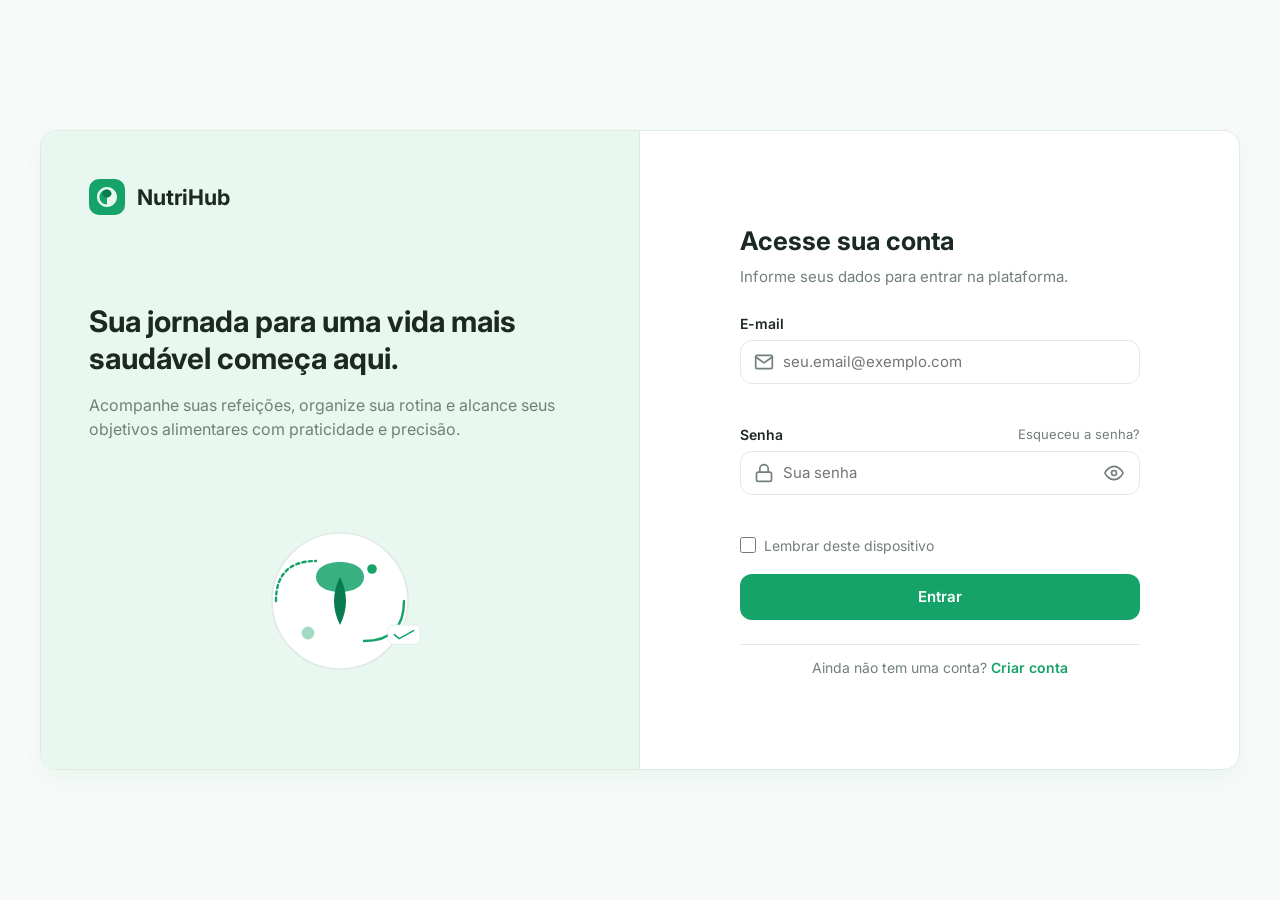
<file: HTML/hist.html>
<!DOCTYPE html>
<html lang="pt-BR">
<head>
  <meta charset="UTF-8">
  <meta name="viewport" content="width=device-width, initial-scale=1.0">
  <title>NutriHub - Histórico Alimentar</title>
  <link rel="preconnect" href="https://fonts.googleapis.com">
  <link rel="preconnect" href="https://fonts.gstatic.com" crossorigin>
  <link href="https://fonts.googleapis.com/css2?family=Inter:wght@400;500;600;700&display=swap" rel="stylesheet">
  <link rel="stylesheet" href="../CSS/hist.css">
</head>
<body>

  <div class="dashboard-layout">
    <!-- SIDEBAR FIXA À ESQUERDA -->
    <aside class="sidebar">
      <div class="sidebar-brand">
        <a href="../HTML/home.html" class="brand-logo">
          <svg class="logo-icon" width="32" height="32" viewBox="0 0 36 36" fill="none" xmlns="http://www.w3.org/2000/svg">
            <rect width="36" height="36" rx="10" fill="#16A36A"/>
            <path d="M18 8C12.4772 8 8 12.4772 8 18C8 23.5228 12.4772 28 18 28C23.5228 28 28 23.5228 28 18C28 12.4772 23.5228 8 18 8ZM18 25.5C13.8579 25.5 10.5 22.1421 10.5 18C10.5 13.8579 13.8579 10.5 18 10.5V25.5Z" fill="#E8F7EF"/>
            <path d="M22.5 14.5C22.5 16.7091 20.4853 18.5 18 18.5C15.5147 18.5 13.5 16.7091 13.5 14.5C13.5 12.2909 15.5147 10.5 18 10.5C20.4853 10.5 22.5 12.2909 22.5 14.5Z" fill="#087B50"/>
          </svg>
          <span class="brand-name">NutriHub</span>
        </a>
      </div>

      <nav class="sidebar-nav">
  <!-- PRINCIPAL -->
  <div class="nav-group">
    <span class="nav-label">Principal</span>
    <!-- Removido o 'active' da Home -->
    <a href="../HTML/home.html" class="nav-item">
      <svg class="nav-icon" width="20" height="20" viewBox="0 0 24 24" fill="none" stroke="currentColor" stroke-width="2"><path d="M3 9l9-7 9 7v11a2 2 0 0 1-2 2H5a2 2 0 0 1-2-2z"></path><polyline points="9 22 9 12 15 12 15 22"></polyline></svg>
      <span>Home</span>
    </a>
  </div>

  <!-- ALIMENTAÇÃO -->
  <div class="nav-group">
    <span class="nav-label">Alimentação</span>
    <!-- Adicionado o 'active' no Histórico Alimentar -->
    <a href="../HTML/hist.html" class="nav-item active">
      <svg class="nav-icon" width="20" height="20" viewBox="0 0 24 24" fill="none" stroke="currentColor" stroke-width="2"><circle cx="12" cy="12" r="10"></circle><polyline points="12 6 12 12 16 14"></polyline></svg>
      <span>Histórico Alimentar</span>
    </a>
    <a href="../HTML/plano.html" class="nav-item">
      <svg class="nav-icon" width="20" height="20" viewBox="0 0 24 24" fill="none" stroke="currentColor" stroke-width="2"><rect x="3" y="4" width="18" height="18" rx="2" ry="2"></rect><line x1="16" y1="2" x2="16" y2="6"></line><line x1="8" y1="2" x2="8" y2="6"></line><line x1="3" y1="10" x2="21" y2="10"></line></svg>
      <span>Plano Alimentar</span>
    </a>
  </div>

  <!-- ACOMPANHAMENTO -->
  <div class="nav-group">
    <span class="nav-label">Acompanhamento</span>
    <a href="../HTML/metas.html" class="nav-item">
      <svg class="nav-icon" width="20" height="20" viewBox="0 0 24 24" fill="none" stroke="currentColor" stroke-width="2"><circle cx="12" cy="12" r="10"></circle><circle cx="12" cy="12" r="6"></circle><circle cx="12" cy="12" r="2"></circle></svg>
      <span>Metas</span>
    </a>
    <a href="../HTML/progresso.html" class="nav-item">
      <svg class="nav-icon" width="20" height="20" viewBox="0 0 24 24" fill="none" stroke="currentColor" stroke-width="2"><polyline points="23 6 13.5 15.5 8.5 10.5 1 18"></polyline><polyline points="17 6 23 6 23 12"></polyline></svg>
      <span>Meu Progresso</span>
    </a>
    <a href="perfil.html" class="nav-item">
            <svg class="nav-icon" width="20" height="20" viewBox="0 0 24 24" fill="none" stroke="currentColor" stroke-width="2"><path d="M20 21v-2a4 4 0 0 0-4-4H8a4 4 0 0 0-4 4v2"></path><circle cx="12" cy="7" r="4"></circle></svg>
            <span>Meu Perfil</span>
          </a>
  </div>

  <!-- CONFIGURAÇÕES -->
  <div class="nav-group nav-group-bottom">
    <span class="nav-label">Configurações</span>
    <a href="../HTML/config.html" class="nav-item">
      <svg class="nav-icon" width="20" height="20" viewBox="0 0 24 24" fill="none" stroke="currentColor" stroke-width="2"><circle cx="12" cy="12" r="3"></circle><path d="M19.4 15a1.65 1.65 0 0 0 .33 1.82l.06.06a2 2 0 0 1 0 2.83 2 2 0 0 1-2.83 0l-.06-.06a1.65 1.65 0 0 0-1.82-.33 1.65 1.65 0 0 0-1 1.51V21a2 2 0 0 1-2 2 2 2 0 0 1-2-2v-.09A1.65 1.65 0 0 0 9 19.4a1.65 1.65 0 0 0-1.82.33l-.06.06a2 2 0 0 1-2.83 0 2 2 0 0 1 0-2.83l.06-.06a1.65 1.65 0 0 0 .33-1.82 1.65 1.65 0 0 0-1.51-1H3a2 2 0 0 1-2-2 2 2 0 0 1 2-2h.09A1.65 1.65 0 0 0 4.6 9a1.65 1.65 0 0 0-.33-1.82l-.06-.06a2 2 0 0 1 0-2.83 2 2 0 0 1 2.83 0l.06.06a1.65 1.65 0 0 0 1.82.33H9a1.65 1.65 0 0 0 1-1.51V3a2 2 0 0 1 2-2 2 2 0 0 1 2 2v.09a1.65 1.65 0 0 0 1 1.51 1.65 1.65 0 0 0 1.82-.33l.06-.06a2 2 0 0 1 2.83 0 2 2 0 0 1 0 2.83l-.06.06a1.65 1.65 0 0 0-.33 1.82V9a1.65 1.65 0 0 0 1.51 1H21a2 2 0 0 1 2 2 2 2 0 0 1-2 2h-.09a1.65 1.65 0 0 0-1.51 1z"></path></svg>
      <span>Configurações</span>
    </a>
    <a href="../HTML/index.html" class="nav-item nav-logout">
      <svg class="nav-icon" width="20" height="20" viewBox="0 0 24 24" fill="none" stroke="currentColor" stroke-width="2"><path d="M9 21H5a2 2 0 0 1-2-2V5a2 2 0 0 1 2-2h4"></path><polyline points="16 17 21 12 16 7"></polyline><line x1="21" y1="12" x2="9" y2="12"></line></svg>
      <span>Sair da Conta</span>
    </a>
  </div>
</nav>
    </aside>

    <!-- ÁREA PRINCIPAL -->
    <main class="main-content">
      <!-- CABEÇALHO DA PÁGINA -->
      <header class="page-header">
        <div class="header-titles">
          <h1 class="page-title">Histórico Alimentar</h1>
          <p class="page-description">Consulte e acompanhe todas as suas refeições registradas ao longo do tempo.</p>
        </div>

        <div class="header-actions">
          <button type="button" class="btn-icon" aria-label="Notificações">
            <svg width="20" height="20" viewBox="0 0 24 24" fill="none" stroke="currentColor" stroke-width="2" stroke-linecap="round" stroke-linejoin="round"><path d="M18 8A6 6 0 0 0 6 8c0 7-3 9-3 9h18s-3-2-3-9"></path><path d="M13.73 21a2 2 0 0 1-3.46 0"></path></svg>
          </button>
          
          <div class="user-avatar" title="João Gomes">JG</div>
        </div>
      </header>

      <!-- BOTÃO DE REGISTRO RÁPIDO -->
      <div class="action-bar-top">
        <a href="../HTML/registro.html" class="btn-primary">
          <svg width="18" height="18" viewBox="0 0 24 24" fill="none" stroke="currentColor" stroke-width="2.5" stroke-linecap="round" stroke-linejoin="round"><line x1="12" y1="5" x2="12" y2="19"></line><line x1="5" y1="12" x2="19" y2="12"></line></svg>
          <span>Registrar refeição</span>
        </a>
      </div>

      <!-- RESUMO DO HISTÓRICO (INDICADORES) -->
      <section class="metrics-grid">
        <div class="metric-card">
          <div class="metric-icon">
            <svg width="22" height="22" viewBox="0 0 24 24" fill="none" stroke="#16A36A" stroke-width="2" stroke-linecap="round" stroke-linejoin="round"><path d="M14 2H6a2 2 0 0 0-2 2v16a2 2 0 0 0 2 2h12a2 2 0 0 0 2-2V8z"></path><polyline points="14 2 14 8 20 8"></polyline><line x1="16" y1="13" x2="8" y2="13"></line><line x1="16" y1="17" x2="8" y2="17"></line></svg>
          </div>
          <div class="metric-data">
            <span class="metric-value" id="val-total">0</span>
            <span class="metric-label">Total de refeições</span>
          </div>
        </div>

        <div class="metric-card">
          <div class="metric-icon">
            <svg width="22" height="22" viewBox="0 0 24 24" fill="none" stroke="#16A36A" stroke-width="2" stroke-linecap="round" stroke-linejoin="round"><rect x="3" y="4" width="18" height="18" rx="2" ry="2"></rect><line x1="16" y1="2" x2="16" y2="6"></line><line x1="8" y1="2" x2="8" y2="6"></line><line x1="3" y1="10" x2="21" y2="10"></line></svg>
          </div>
          <div class="metric-data">
            <span class="metric-value" id="val-week">0</span>
            <span class="metric-label">Esta semana</span>
          </div>
        </div>

        <div class="metric-card">
          <div class="metric-icon">
            <svg width="22" height="22" viewBox="0 0 24 24" fill="none" stroke="#16A36A" stroke-width="2" stroke-linecap="round" stroke-linejoin="round"><path d="M21 10c0 7-9 13-9 13s-9-6-9-13a9 9 0 0 1 18 0z"></path><circle cx="12" cy="10" r="3"></circle></svg>
          </div>
          <div class="metric-data">
            <span class="metric-value" id="val-month">0</span>
            <span class="metric-label">Este mês</span>
          </div>
        </div>

        <div class="metric-card">
          <div class="metric-icon">
            <svg width="22" height="22" viewBox="0 0 24 24" fill="none" stroke="#16A36A" stroke-width="2" stroke-linecap="round" stroke-linejoin="round"><circle cx="12" cy="12" r="10"></circle><polyline points="12 6 12 12 16 14"></polyline></svg>
          </div>
          <div class="metric-data">
            <span class="metric-value metric-date" id="val-last">—</span>
            <span class="metric-label">Último registro</span>
          </div>
        </div>
      </section>

      <!-- BARRA DE FILTROS -->
      <section class="filters-card">
        <div class="filter-group search-group">
          <svg class="search-icon" width="18" height="18" viewBox="0 0 24 24" fill="none" stroke="currentColor" stroke-width="2" stroke-linecap="round" stroke-linejoin="round"><circle cx="11" cy="11" r="8"></circle><line x1="21" y1="21" x2="16.65" y2="16.65"></line></svg>
          <input type="text" id="search-input" class="filter-input" placeholder="Pesquisar alimento ou refeição...">
        </div>

        <div class="filter-group">
          <select id="filter-period" class="filter-select">
            <option value="all">Todo o período</option>
            <option value="today">Hoje</option>
            <option value="7days">Últimos 7 dias</option>
            <option value="30days">Últimos 30 dias</option>
          </select>
        </div>

        <div class="filter-group">
          <select id="filter-type" class="filter-select">
            <option value="all">Todas as refeições</option>
            <option value="café">Café da manhã</option>
            <option value="almoço">Almoço</option>
            <option value="lanche">Lanche</option>
            <option value="jantar">Jantar</option>
          </select>
        </div>

        <div class="filter-group">
          <input type="date" id="filter-date" class="filter-input date-input">
        </div>

        <button type="button" id="btn-clear-filters" class="btn-clear">Limpar filtros</button>
      </section>

      <!-- ALTERNÂNCIA DE VISUALIZAÇÃO (LISTA OU CALENDÁRIO) -->
      <section class="view-header">
        <h2 class="section-title">Minhas refeições</h2>
        
        <div class="view-toggle">
          <button type="button" class="toggle-btn active" id="btn-view-list" title="Visualização em lista">
            <svg width="18" height="18" viewBox="0 0 24 24" fill="none" stroke="currentColor" stroke-width="2" stroke-linecap="round" stroke-linejoin="round"><line x1="8" y1="6" x2="21" y2="6"></line><line x1="8" y1="12" x2="21" y2="12"></line><line x1="8" y1="18" x2="21" y2="18"></line><line x1="3" y1="6" x2="3.01" y2="6"></line><line x1="3" y1="12" x2="3.01" y2="12"></line><line x1="3" y1="18" x2="3.01" y2="18"></line></svg>
            <span>Lista</span>
          </button>
          
          <button type="button" class="toggle-btn" id="btn-view-calendar" title="Visualização em calendário">
            <svg width="18" height="18" viewBox="0 0 24 24" fill="none" stroke="currentColor" stroke-width="2" stroke-linecap="round" stroke-linejoin="round"><rect x="3" y="4" width="18" height="18" rx="2" ry="2"></rect><line x1="16" y1="2" x2="16" y2="6"></line><line x1="8" y1="2" x2="8" y2="6"></line><line x1="3" y1="10" x2="21" y2="10"></line></svg>
            <span>Calendário</span>
          </button>
        </div>
      </section>

      <!-- ÁREA DE EXIBIÇÃO DE CONTEÚDO -->
      <section class="content-display">
        
        <!-- ESTADO VAZIO (PADRÃO INICIAL) -->
        <div class="empty-state-card" id="empty-state">
          <div class="empty-illustration">
            <svg width="80" height="80" viewBox="0 0 80 80" fill="none" xmlns="http://www.w3.org/2000/svg">
              <circle cx="40" cy="40" r="38" fill="#E8F7EF" stroke="#E1EAE4" stroke-width="2"/>
              <circle cx="40" cy="40" r="24" fill="#FFFFFF" stroke="#16A36A" stroke-width="2" stroke-dasharray="4 4"/>
              <path d="M30 40C30 34.4772 34.4772 30 40 30C45.5228 30 50 34.4772 50 40" stroke="#087B50" stroke-width="3" stroke-linecap="round"/>
              <circle cx="40" cy="45" r="3" fill="#16A36A"/>
            </svg>
          </div>
          <h3 class="empty-title">Seu histórico ainda está vazio</h3>
          <p class="empty-text">Quando você registrar suas refeições, elas aparecerão aqui para que você possa acompanhar sua rotina alimentar.</p>
          <a href="../HTML/registro.html" class="btn-primary">
            <span>+ Registrar primeira refeição</span>
          </a>
        </div>

        <!-- LISTA DE REFEIÇÕES (INICIALMENTE OCULTA) -->
        <div class="meals-list-container" id="meals-list" hidden>
          <!-- Os grupos por data serão renderizados via JavaScript -->
        </div>

        <!-- CALENDÁRIO COMPLEMENTAR (INICIALMENTE OCULTO) -->
        <div class="calendar-container" id="calendar-view" hidden>
          <div class="calendar-card">
            <header class="calendar-header">
              <button type="button" class="cal-nav-btn" id="cal-prev">&lt;</button>
              <h3 class="calendar-month-title" id="cal-month-name">Novembro 2026</h3>
              <button type="button" class="cal-nav-btn" id="cal-next">&gt;</button>
            </header>
            
            <div class="calendar-weekdays">
              <span>Dom</span><span>Seg</span><span>Ter</span><span>Qua</span><span>Qui</span><span>Sex</span><span>Sáb</span>
            </div>
            
            <div class="calendar-days-grid" id="cal-days-grid">
              <!-- Dias gerados via JS -->
            </div>
          </div>
        </div>

      </section>
    </main>
  </div>

  <script src="../JAVASCRIPT/app.js" defer></script>
</body>
</html>
</file>
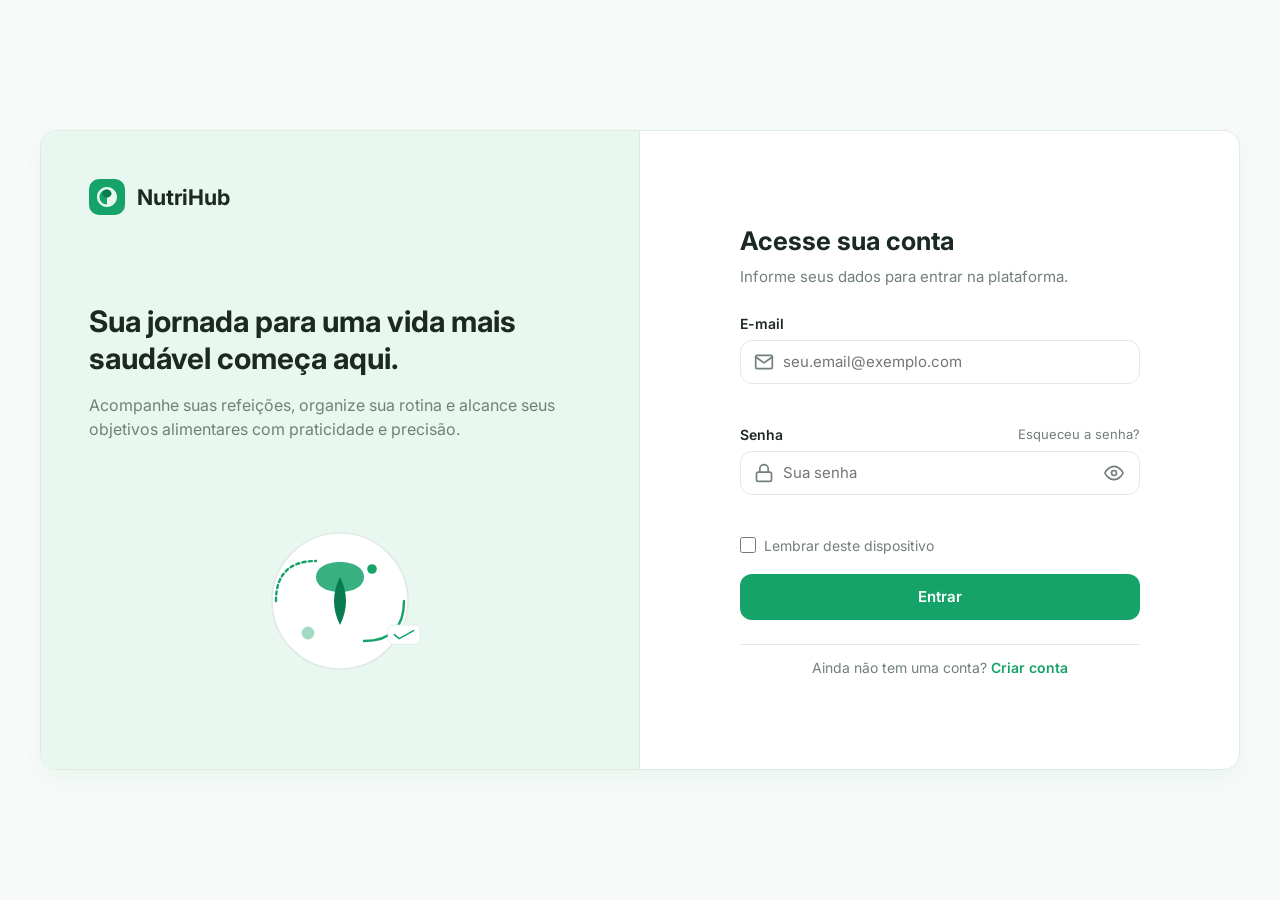
<file: HTML/home.html>
<!DOCTYPE html>
<html lang="pt-BR">
<head>
  <meta charset="UTF-8">
  <meta name="viewport" content="width=device-width, initial-scale=1.0">
  <title>NutriHub - Home</title>
  <link rel="preconnect" href="https://fonts.googleapis.com">
  <link rel="preconnect" href="https://fonts.gstatic.com" crossorigin>
  <link href="https://fonts.googleapis.com/css2?family=Inter:wght@400;500;600;700&display=swap" rel="stylesheet">
  <link rel="stylesheet" href="../CSS/home.css">
</head>
<body>

  <div class="dashboard-layout">
    <!-- SIDEBAR FIXA À ESQUERDA -->
    <aside class="sidebar">
      <div class="sidebar-brand">
        <a href="../HTML/home.html" class="brand-logo">
          <svg class="logo-icon" width="32" height="32" viewBox="0 0 36 36" fill="none" xmlns="http://www.w3.org/2000/svg">
            <rect width="36" height="36" rx="10" fill="#16A36A"/>
            <path d="M18 8C12.4772 8 8 12.4772 8 18C8 23.5228 12.4772 28 18 28C23.5228 28 28 23.5228 28 18C28 18 13.8579 10.5 18 10.5V25.5Z" fill="#E8F7EF"/>
            <path d="M22.5 14.5C22.5 16.7091 20.4853 18.5 18 18.5C15.5147 18.5 13.5 16.7091 13.5 14.5C13.5 12.2909 15.5147 10.5 18 10.5C20.4853 10.5 22.5 12.2909 22.5 14.5Z" fill="#087B50"/>
          </svg>
          <span class="brand-name">NutriHub</span>
        </a>
      </div>

      <nav class="sidebar-nav">
        <!-- PRINCIPAL -->
        <div class="nav-group">
          <span class="nav-label">Principal</span>
          <a href="../HTML/home.html" class="nav-item active">
            <svg class="nav-icon" width="20" height="20" viewBox="0 0 24 24" fill="none" stroke="currentColor" stroke-width="2"><path d="M3 9l9-7 9 7v11a2 2 0 0 1-2 2H5a2 2 0 0 1-2-2z"></path><polyline points="9 22 9 12 15 12 15 22"></polyline></svg>
            <span>Home</span>
          </a>
        </div>

        <!-- ALIMENTAÇÃO -->
        <div class="nav-group">
          <span class="nav-label">Alimentação</span>
          <a href="../HTML/hist.html" class="nav-item">
            <svg class="nav-icon" width="20" height="20" viewBox="0 0 24 24" fill="none" stroke="currentColor" stroke-width="2"><circle cx="12" cy="12" r="10"></circle><polyline points="12 6 12 12 16 14"></polyline></svg>
            <span>Histórico Alimentar</span>
          </a>
          <a href="../HTML/plano.html" class="nav-item">
            <svg class="nav-icon" width="20" height="20" viewBox="0 0 24 24" fill="none" stroke="currentColor" stroke-width="2"><rect x="3" y="4" width="18" height="18" rx="2" ry="2"></rect><line x1="16" y1="2" x2="16" y2="6"></line><line x1="8" y1="2" x2="8" y2="6"></line><line x1="3" y1="10" x2="21" y2="10"></line></svg>
            <span>Plano Alimentar</span>
          </a>
        </div>

        <!-- ACOMPANHAMENTO -->
        <div class="nav-group">
          <span class="nav-label">Acompanhamento</span>
          <a href="../HTML/metas.html" class="nav-item">
            <svg class="nav-icon" width="20" height="20" viewBox="0 0 24 24" fill="none" stroke="currentColor" stroke-width="2"><circle cx="12" cy="12" r="10"></circle><circle cx="12" cy="12" r="6"></circle><circle cx="12" cy="12" r="2"></circle></svg>
            <span>Metas</span>
          </a>
          <a href="../HTML/progresso.html" class="nav-item">
            <svg class="nav-icon" width="20" height="20" viewBox="0 0 24 24" fill="none" stroke="currentColor" stroke-width="2"><polyline points="23 6 13.5 15.5 8.5 10.5 1 18"></polyline><polyline points="17 6 23 6 23 12"></polyline></svg>
            <span>Meu Progresso</span>
          </a>
          <a href="../HTML/perfil.html" class="nav-item">
            <svg class="nav-icon" width="20" height="20" viewBox="0 0 24 24" fill="none" stroke="currentColor" stroke-width="2"><path d="M20 21v-2a4 4 0 0 0-4-4H8a4 4 0 0 0-4 4v2"></path><circle cx="12" cy="7" r="4"></circle></svg>
            <span>Meu Perfil</span>
          </a>
        </div>

        <!-- CONFIGURAÇÕES -->
        <div class="nav-group nav-group-bottom">
          <span class="nav-label">Configurações</span>
          <a href="../HTML/config.html" class="nav-item">
            <svg class="nav-icon" width="20" height="20" viewBox="0 0 24 24" fill="none" stroke="currentColor" stroke-width="2"><circle cx="12" cy="12" r="3"></circle><path d="M19.4 15a1.65 1.65 0 0 0 .33 1.82l.06.06a2 2 0 0 1 0 2.83 2 2 0 0 1-2.83 0l-.06-.06a1.65 1.65 0 0 0-1.82-.33 1.65 1.65 0 0 0-1 1.51V21a2 2 0 0 1-2 2 2 2 0 0 1-2-2v-.09A1.65 1.65 0 0 0 9 19.4a1.65 1.65 0 0 0-1.82.33l-.06.06a2 2 0 0 1-2.83 0l-.06-.06a2 2 0 0 1 0-2.83l.06-.06a1.65 1.65 0 0 0 .33-1.82l-.06-.06a2 2 0 0 1 0-2.83 2 2 0 0 1 2.83 0l.06.06a1.65 1.65 0 0 0 1.82.33H9a1.65 1.65 0 0 0 1-1.51V3a2 2 0 0 1 2-2 2 2 0 0 1 2 2v.09a1.65 1.65 0 0 0 1 1.51 1.65 1.65 0 0 0 1.82-.33l.06-.06a2 2 0 0 1 2.83 0l.06.06a2 2 0 0 1 0 2.83l-.06.06a1.65 1.65 0 0 0-.33 1.82V9a1.65 1.65 0 0 0 1.51 1H21a2 2 0 0 1 2 2 2 2 0 0 1-2 2h-.09a1.65 1.65 0 0 0-1.51 1z"></path></svg>
            <span>Configurações</span>
          </a>
          <a href="../HTML/index.html" class="nav-item nav-logout">
            <svg class="nav-icon" width="20" height="20" viewBox="0 0 24 24" fill="none" stroke="currentColor" stroke-width="2"><path d="M9 21H5a2 2 0 0 1-2-2V5a2 2 0 0 1 2-2h4"></path><polyline points="16 17 21 12 16 7"></polyline><line x1="21" y1="12" x2="9" y2="12"></line></svg>
            <span>Sair da Conta</span>
          </a>
        </div>
      </nav>
    </aside>

    <!-- ÁREA PRINCIPAL -->
    <main class="main-content">
      <!-- CABEÇALHO DA PÁGINA -->
      <header class="page-header">
        <div class="header-titles">
          <h1 class="page-title">Olá, Usuário! 👋</h1>
          <p class="page-description">Boas-vindas ao NutriHub. Vamos acompanhar sua evolução hoje?</p>
        </div>

        <div class="header-actions">
          <button type="button" class="btn-water-header" id="btn-open-water-modal" title="Registrar ingestão de água" aria-label="Registrar ingestão de água" aria-haspopup="dialog" aria-controls="water-modal">
            <svg width="18" height="18" viewBox="0 0 24 24" fill="none" stroke="currentColor" stroke-width="2" stroke-linecap="round" stroke-linejoin="round">
              <path d="M12 2.69l5.66 5.66a8 8 0 1 1-11.31 0z"></path>
            </svg>
            <span>Registrar água</span>
          </button>

          <div class="user-avatar">—</div>
        </div>
      </header>

      <!-- CARDS DE ATALHO RÁPIDO -->
      <section class="quick-actions-grid">
        <a href="../HTML/registro.html" class="action-card">
          <div class="action-icon">
            <svg width="22" height="22" viewBox="0 0 24 24" fill="none" stroke="#16A36A" stroke-width="2"><circle cx="12" cy="12" r="10"></circle><line x1="12" y1="8" x2="12" y2="16"></line><line x1="8" y1="12" x2="16" y2="12"></line></svg>
          </div>
          <span class="action-title">Registrar refeição</span>
        </a>

        <a href="../HTML/hist.html" class="action-card">
          <div class="action-icon">
            <svg width="22" height="22" viewBox="0 0 24 24" fill="none" stroke="#16A36A" stroke-width="2"><circle cx="12" cy="12" r="10"></circle><polyline points="12 6 12 12 16 14"></polyline></svg>
          </div>
          <span class="action-title">Consultar histórico</span>
        </a>

        <a href="../HTML/metas.html" class="action-card">
          <div class="action-icon">
            <svg width="22" height="22" viewBox="0 0 24 24" fill="none" stroke="#16A36A" stroke-width="2"><circle cx="12" cy="12" r="10"></circle><circle cx="12" cy="12" r="6"></circle><circle cx="12" cy="12" r="2"></circle></svg>
          </div>
          <span class="action-title">Criar nova meta</span>
        </a>
      </section>

      <!-- MÉTRICAS DE HOJE -->
      <section class="overview-section">
        <h2 class="section-title">Como está sua rotina hoje?</h2>

        <div class="overview-grid">
          <div class="metric-card">
            <span class="metric-label">Refeições registradas</span>
            <div class="metric-value-row">
              <span class="metric-value" id="val-home-meals">0</span>
              <span class="metric-unit">refeições hoje</span>
            </div>
            <span class="metric-subtext" id="sub-home-meals">Nenhum registro efetuado</span>
          </div>

          <div class="metric-card">
            <span class="metric-label">Progresso diário</span>
            <div class="metric-value-row">
              <span class="metric-value" id="val-home-progress">0%</span>
            </div>
            <div class="progress-bar-bg">
              <div class="progress-bar-fill" id="fill-home-progress" style="width: 0%;"></div>
            </div>
          </div>

          <div class="metric-card">
            <span class="metric-label">Metas ativas</span>
            <div class="metric-value-row">
              <span class="metric-value" id="val-home-goals">0</span>
              <span class="metric-unit">metas</span>
            </div>
            <span class="pill-tag" id="tag-home-goals">Nenhuma meta definida</span>
          </div>

          <div class="metric-card">
            <span class="metric-label">Consistência</span>
            <div class="metric-value-row">
              <span class="metric-value" id="val-home-streak">0</span>
              <span class="metric-unit">dias</span>
            </div>
            <span class="metric-subtext">Comece seu primeiro dia</span>
          </div>
        </div>

        <article class="water-summary-card" aria-labelledby="water-summary-title">
          <div class="water-summary-icon" aria-hidden="true">💧</div>
          <div class="water-summary-content">
            <div class="water-summary-heading">
              <div>
                <h3 id="water-summary-title">Hidratação de hoje</h3>
                <p id="water-summary-caption" aria-live="polite">Registre sua ingestão para acompanhar sua evolução.</p>
              </div>
              <strong class="water-summary-total" id="home-water-total" aria-live="polite">0 ml</strong>
            </div>
            <div class="water-summary-track" role="progressbar" aria-label="Progresso da hidratação" aria-valuemin="0" aria-valuemax="100" aria-valuenow="0" id="home-water-progressbar">
              <div class="water-summary-fill" id="home-water-fill" style="width: 0%"></div>
            </div>
            <span class="water-summary-foot" id="home-water-goal">Registre sua primeira ingestão para criar a meta de hidratação.</span>
          </div>
          <button type="button" class="water-summary-action" id="btn-open-water-card" aria-haspopup="dialog" aria-controls="water-modal">💧 Registrar água</button>
        </article>
      </section>

      <!-- SEÇÃO MINHA ALIMENTAÇÃO HOJE -->
      <section class="section-card">
        <div class="section-header">
          <div>
            <h2 class="section-title">Minha alimentação hoje</h2>
            <p class="section-subtitle">Refeições e hidratações registradas nesta data</p>
          </div>
          <a href="../HTML/registro.html" class="btn-primary-sm">+ Registrar refeição</a>
        </div>

        <div class="empty-state-box" id="home-empty-today">
          <div class="empty-icon-circle">
            <svg width="24" height="24" viewBox="0 0 24 24" fill="none" stroke="#718078" stroke-width="2"><circle cx="12" cy="12" r="10"></circle><line x1="8" y1="12" x2="16" y2="12"></line></svg>
          </div>
          <h3 class="empty-box-title">Você ainda não possui refeições registradas hoje.</h3>
          <p class="empty-box-text">Comece registrando sua primeira refeição para acompanhar sua rotina alimentar e ver sua evolução.</p>
          <a href="../HTML/registro.html" class="btn-secondary-sm">Registrar primeira refeição</a>
        </div>

        <div id="home-today-meals-list" class="styled-meals-grid" hidden></div>
      </section>

      <!-- SEÇÃO MINHA EVOLUÇÃO -->
      <section class="section-card">
        <div class="section-header">
          <div>
            <h2 class="section-title">Minha evolução</h2>
            <p class="section-subtitle">Acompanhe a frequência dos seus registros ao longo do tempo</p>
          </div>
          <div class="filter-pills">
            <button type="button" class="pill-btn active" data-chart-period="7">Últimos 7 dias</button>
            <button type="button" class="pill-btn" data-chart-period="30">Últimos 30 dias</button>
          </div>
        </div>

        <div class="chart-container-box">
          <div class="chart-meta-info">
            <span class="chart-summary-text" id="chart-summary-text">Exibindo registros diários.</span>
            <div class="chart-legend">
              <span class="legend-dot"></span>
              <span>Registros realizados</span>
            </div>
          </div>
          <div class="bars-chart-wrapper">
            <div class="bars-chart" id="evolution-chart-bars"></div>
          </div>
        </div>
      </section>
    </main>
  </div>

  <!-- MODAL DE REGISTRO DE ÁGUA -->
  <div class="modal-overlay" id="water-modal" hidden>
    <div class="modal-card modal-card-sm water-modal-card" role="dialog" aria-modal="true" aria-labelledby="water-modal-title">
      <div class="modal-header">
        <div class="modal-title-group">
          <span class="modal-water-icon">💧</span>
          <h2 class="modal-title" id="water-modal-title">Quanto de água você bebeu?</h2>
        </div>
        <button type="button" class="btn-close-modal" id="btn-close-water-modal" aria-label="Fechar">&times;</button>
      </div>

      <form id="water-quick-form">
        <p class="water-modal-description">Selecione uma quantidade ou informe exatamente quanto você consumiu.</p>

        <div class="water-quick-buttons">
          <button type="button" class="btn-water-quick" data-amount="200">🥛 <strong>200 ml</strong><span>Copo</span></button>
          <button type="button" class="btn-water-quick" data-amount="300">🥤 <strong>300 ml</strong><span>Copo grande</span></button>
          <button type="button" class="btn-water-quick" data-amount="500">🧴 <strong>500 ml</strong><span>Garrafa</span></button>
        </div>

        <div class="form-group water-custom-field">
          <label for="modal-water-input">Quantidade personalizada</label>
          <div class="water-input-wrap">
            <input type="number" id="modal-water-input" class="form-input" placeholder="Ex.: 250" min="1" max="5000" step="1" inputmode="numeric" autocomplete="off" required>
            <span>ml</span>
          </div>
        </div>

        <div class="modal-actions">
          <button type="button" class="btn-secondary" id="btn-cancel-water-modal">Cancelar</button>
          <button type="submit" class="btn-primary water-save-button">Salvar ingestão</button>
        </div>
      </form>
    </div>
  </div>

  <!-- MODAL DE BOAS-VINDAS -->
  <div class="welcome-modal-overlay" id="welcome-modal" hidden>
    <div class="welcome-modal" role="dialog" aria-modal="true" aria-labelledby="welcome-modal-title">
      <button type="button" class="welcome-modal-close" id="welcome-close" aria-label="Fechar">
        <svg width="20" height="20" viewBox="0 0 24 24" fill="none" stroke="currentColor" stroke-width="2" stroke-linecap="round" stroke-linejoin="round"><line x1="18" y1="6" x2="6" y2="18"></line><line x1="6" y1="6" x2="18" y2="18"></line></svg>
      </button>

      <div class="welcome-modal-badge">
        <svg width="32" height="32" viewBox="0 0 36 36" fill="none" xmlns="http://www.w3.org/2000/svg">
          <rect width="36" height="36" rx="10" fill="#16A36A"/>
          <path d="M18 8C12.4772 8 8 12.4772 8 18C8 23.5228 12.4772 28 18 28C23.5228 28 28 23.5228 28 18C28 18 13.8579 10.5 18 10.5V25.5Z" fill="#E8F7EF"/>
          <path d="M22.5 14.5C22.5 16.7091 20.4853 18.5 18 18.5C15.5147 18.5 13.5 16.7091 13.5 14.5C13.5 12.2909 15.5147 10.5 18 10.5C20.4853 10.5 22.5 12.2909 22.5 14.5Z" fill="#087B50"/>
        </svg>
      </div>

      <h2 class="welcome-modal-title" id="welcome-modal-title">Boas-vindas ao NutriHub! 🎉</h2>
      <p class="welcome-modal-text">O NutriHub é a sua plataforma para organizar a rotina alimentar, acompanhar hábitos e alcançar seus objetivos de saúde de forma simples e personalizada.</p>

      <ul class="welcome-modal-features">
        <li>
          <span class="welcome-feature-icon">
            <svg width="18" height="18" viewBox="0 0 24 24" fill="none" stroke="#16A36A" stroke-width="2" stroke-linecap="round" stroke-linejoin="round"><circle cx="12" cy="12" r="10"></circle><polyline points="12 6 12 12 16 14"></polyline></svg>
          </span>
          <span><strong>Registre suas refeições</strong> e consulte o histórico alimentar sempre que precisar.</span>
        </li>
        <li>
          <span class="welcome-feature-icon">
            <svg width="18" height="18" viewBox="0 0 24 24" fill="none" stroke="#16A36A" stroke-width="2" stroke-linecap="round" stroke-linejoin="round"><rect x="3" y="4" width="18" height="18" rx="2" ry="2"></rect><line x1="16" y1="2" x2="16" y2="6"></line><line x1="8" y1="2" x2="8" y2="6"></line><line x1="3" y1="10" x2="21" y2="10"></line></svg>
          </span>
          <span><strong>Siga seu plano alimentar</strong> montado de acordo com as suas respostas do questionário.</span>
        </li>
        <li>
          <span class="welcome-feature-icon">
            <svg width="18" height="18" viewBox="0 0 24 24" fill="none" stroke="#16A36A" stroke-width="2" stroke-linecap="round" stroke-linejoin="round"><circle cx="12" cy="12" r="10"></circle><circle cx="12" cy="12" r="6"></circle><circle cx="12" cy="12" r="2"></circle></svg>
          </span>
          <span><strong>Defina metas e acompanhe seu progresso</strong> para manter a consistência no dia a dia.</span>
        </li>
      </ul>

      <p class="welcome-modal-tip"><strong>Próximo passo:</strong> complete seus dados de perfil para ter uma experiência mais personalizada e completa.</p>

      <div class="welcome-modal-actions">
        <a href="../HTML/perfil.html" class="welcome-btn-primary" id="welcome-go-config">Configurar perfil</a>
        <button type="button" class="welcome-btn-secondary" id="welcome-later">Agora não</button>
      </div>
    </div>
  </div>

  <script src="../JAVASCRIPT/app.js" defer></script>
</body>
</html>
</file>
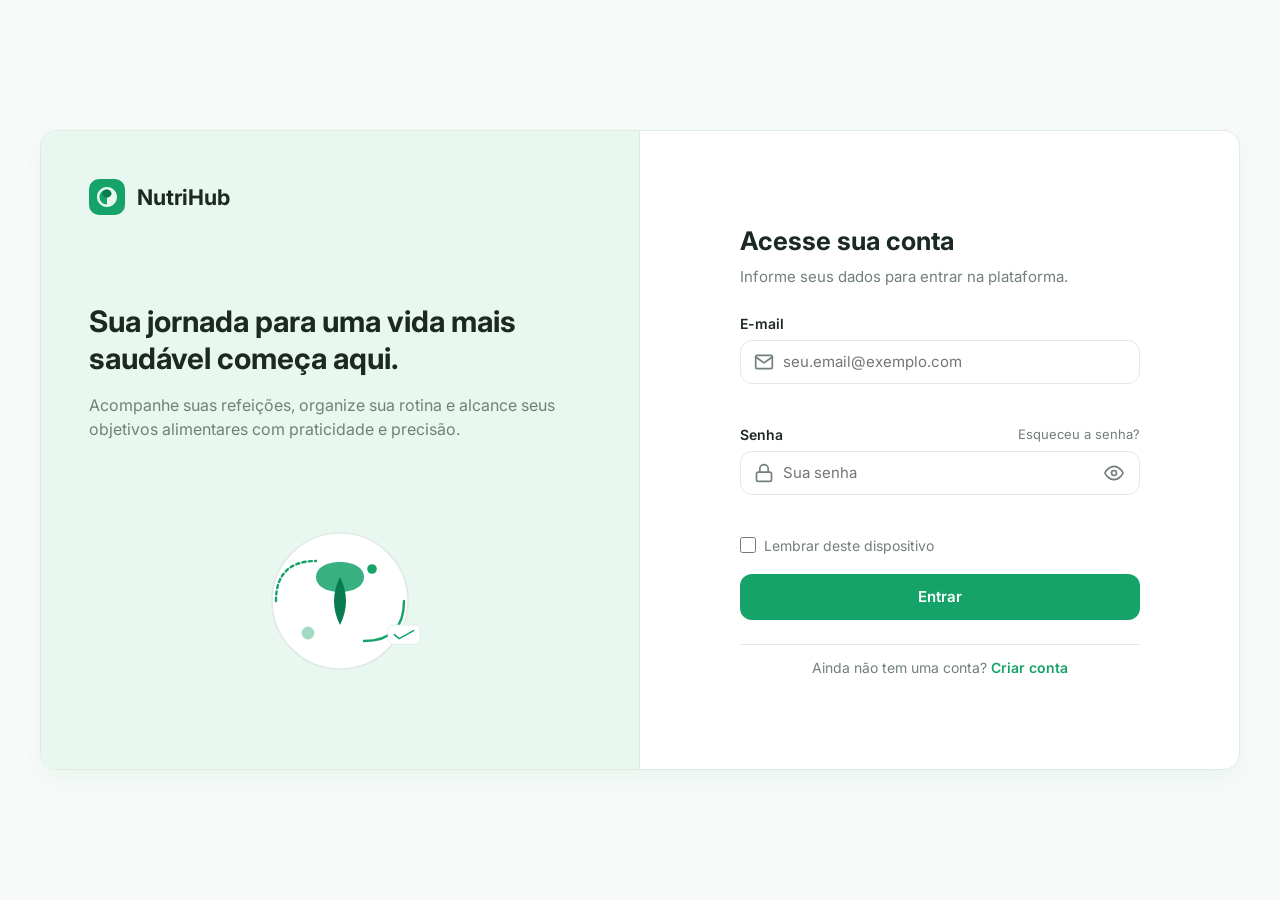
<file: HTML/metas.html>
<!DOCTYPE html>
<html lang="pt-BR">
<head>
  <meta charset="UTF-8">
  <meta name="viewport" content="width=device-width, initial-scale=1.0">
  <title>NutriHub - Metas Nutricionais</title>
  <link rel="preconnect" href="https://fonts.googleapis.com">
  <link rel="preconnect" href="https://fonts.gstatic.com" crossorigin>
  <link href="https://fonts.googleapis.com/css2?family=Inter:wght@400;500;600;700&display=swap" rel="stylesheet">
  <link rel="stylesheet" href="../CSS/metas.css">
</head>
<body>

  <div class="dashboard-layout">
    <!-- SIDEBAR FIXA À ESQUERDA -->
    <aside class="sidebar">
      <div class="sidebar-brand">
        <a href="../HTML/home.html" class="brand-logo">
          <svg class="logo-icon" width="32" height="32" viewBox="0 0 36 36" fill="none" xmlns="http://www.w3.org/2000/svg">
            <rect width="36" height="36" rx="10" fill="#16A36A"/>
            <path d="M18 8C12.4772 8 8 12.4772 8 18C8 23.5228 12.4772 28 18 28C23.5228 28 28 23.5228 28 18C28 12.4772 23.5228 8 18 8ZM18 25.5C13.8579 25.5 10.5 22.1421 10.5 18C10.5 13.8579 13.8579 10.5 18 10.5V25.5Z" fill="#E8F7EF"/>
            <path d="M22.5 14.5C22.5 16.7091 20.4853 18.5 18 18.5C15.5147 18.5 13.5 16.7091 13.5 14.5C13.5 12.2909 15.5147 10.5 18 10.5C20.4853 10.5 22.5 12.2909 22.5 14.5Z" fill="#087B50"/>
          </svg>
          <span class="brand-name">NutriHub</span>
        </a>
      </div>

      <nav class="sidebar-nav">
        <!-- PRINCIPAL -->
        <div class="nav-group">
          <span class="nav-label">Principal</span>
          <a href="../HTML/home.html" class="nav-item">
            <svg class="nav-icon" width="20" height="20" viewBox="0 0 24 24" fill="none" stroke="currentColor" stroke-width="2"><path d="M3 9l9-7 9 7v11a2 2 0 0 1-2 2H5a2 2 0 0 1-2-2z"></path><polyline points="9 22 9 12 15 12 15 22"></polyline></svg>
            <span>Home</span>
          </a>
        </div>

        <!-- ALIMENTAÇÃO -->
        <div class="nav-group">
          <span class="nav-label">Alimentação</span>
          <a href="../HTML/hist.html" class="nav-item">
            <svg class="nav-icon" width="20" height="20" viewBox="0 0 24 24" fill="none" stroke="currentColor" stroke-width="2"><circle cx="12" cy="12" r="10"></circle><polyline points="12 6 12 12 16 14"></polyline></svg>
            <span>Histórico Alimentar</span>
          </a>
          <a href="../HTML/plano.html" class="nav-item">
            <svg class="nav-icon" width="20" height="20" viewBox="0 0 24 24" fill="none" stroke="currentColor" stroke-width="2"><rect x="3" y="4" width="18" height="18" rx="2" ry="2"></rect><line x1="16" y1="2" x2="16" y2="6"></line><line x1="8" y1="2" x2="8" y2="6"></line><line x1="3" y1="10" x2="21" y2="10"></line></svg>
            <span>Plano Alimentar</span>
          </a>
        </div>

        <!-- ACOMPANHAMENTO -->
        <div class="nav-group">
          <span class="nav-label">Acompanhamento</span>
          <a href="../HTML/metas.html" class="nav-item active">
            <svg class="nav-icon" width="20" height="20" viewBox="0 0 24 24" fill="none" stroke="currentColor" stroke-width="2"><circle cx="12" cy="12" r="10"></circle><circle cx="12" cy="12" r="6"></circle><circle cx="12" cy="12" r="2"></circle></svg>
            <span>Metas</span>
          </a>
          <a href="../HTML/progresso.html" class="nav-item">
            <svg class="nav-icon" width="20" height="20" viewBox="0 0 24 24" fill="none" stroke="currentColor" stroke-width="2"><polyline points="23 6 13.5 15.5 8.5 10.5 1 18"></polyline><polyline points="17 6 23 6 23 12"></polyline></svg>
            <span>Meu Progresso</span>
          </a>
          <a href="../HTML/perfil.html" class="nav-item">
            <svg class="nav-icon" width="20" height="20" viewBox="0 0 24 24" fill="none" stroke="currentColor" stroke-width="2"><path d="M20 21v-2a4 4 0 0 0-4-4H8a4 4 0 0 0-4 4v2"></path><circle cx="12" cy="7" r="4"></circle></svg>
            <span>Meu Perfil</span>
          </a>
        </div>

        <!-- CONFIGURAÇÕES -->
        <div class="nav-group nav-group-bottom">
          <span class="nav-label">Configurações</span>
          <a href="../HTML/config.html" class="nav-item">
            <svg class="nav-icon" width="20" height="20" viewBox="0 0 24 24" fill="none" stroke="currentColor" stroke-width="2"><circle cx="12" cy="12" r="3"></circle><path d="M19.4 15a1.65 1.65 0 0 0 .33 1.82l.06.06a2 2 0 0 1 0 2.83 2 2 0 0 1-2.83 0l-.06-.06a1.65 1.65 0 0 0-1.82-.33 1.65 1.65 0 0 0-1 1.51V21a2 2 0 0 1-2 2 2 2 0 0 1-2-2v-.09A1.65 1.65 0 0 0 9 19.4a1.65 1.65 0 0 0-1.82.33l-.06.06a2 2 0 0 1-2.83 0 2 2 0 0 1 0-2.83l.06-.06a1.65 1.65 0 0 0 .33-1.82 1.65 1.65 0 0 0-1.51-1H3a2 2 0 0 1-2-2 2 2 0 0 1 2-2h.09A1.65 1.65 0 0 0 4.6 9a1.65 1.65 0 0 0-.33-1.82l-.06-.06a2 2 0 0 1 0-2.83 2 2 0 0 1 2.83 0l.06.06a1.65 1.65 0 0 0 1.82.33H9a1.65 1.65 0 0 0 1-1.51V3a2 2 0 0 1 2-2 2 2 0 0 1 2 2v.09a1.65 1.65 0 0 0 1 1.51 1.65 1.65 0 0 0 1.82-.33l.06-.06a2 2 0 0 1 2.83 0 2 2 0 0 1 0 2.83l-.06.06a1.65 1.65 0 0 0-.33 1.82V9a1.65 1.65 0 0 0 1.51 1H21a2 2 0 0 1 2 2 2 2 0 0 1-2 2h-.09a1.65 1.65 0 0 0-1.51 1z"></path></svg>
            <span>Configurações</span>
          </a>
          <a href="../HTML/index.html" class="nav-item nav-logout">
            <svg class="nav-icon" width="20" height="20" viewBox="0 0 24 24" fill="none" stroke="currentColor" stroke-width="2"><path d="M9 21H5a2 2 0 0 1-2-2V5a2 2 0 0 1 2-2h4"></path><polyline points="16 17 21 12 16 7"></polyline><line x1="21" y1="12" x2="9" y2="12"></line></svg>
            <span>Sair da Conta</span>
          </a>
        </div>
      </nav>
    </aside>

    <!-- ÁREA PRINCIPAL -->
    <main class="main-content">
      <!-- CABEÇALHO DA PÁGINA -->
      <header class="page-header">
        <div class="header-titles">
          <h1 class="page-title">Metas Nutricionais</h1>
          <p class="page-description">Defina seus objetivos alimentares e acompanhe sua consistência diária e semanal.</p>
        </div>

        <div class="header-actions">
          <button type="button" class="btn-icon" aria-label="Notificações">
            <svg width="20" height="20" viewBox="0 0 24 24" fill="none" stroke="currentColor" stroke-width="2" stroke-linecap="round" stroke-linejoin="round"><path d="M18 8A6 6 0 0 0 6 8c0 7-3 9-3 9h18s-3-2-3-9"></path><path d="M13.73 21a2 2 0 0 1-3.46 0"></path></svg>
          </button>
          <div class="user-avatar" id="header-avatar">—</div>
        </div>
      </header>

      <!-- AÇÕES DO TOPO E BOTÃO DE CRIAR META -->
      <div class="action-bar-top">
        <button type="button" class="btn-primary" id="btn-open-meta-modal">
          <svg width="18" height="18" viewBox="0 0 24 24" fill="none" stroke="currentColor" stroke-width="2.5" stroke-linecap="round" stroke-linejoin="round"><line x1="12" y1="5" x2="12" y2="19"></line><line x1="5" y1="12" x2="19" y2="12"></line></svg>
          <span>Criar nova meta</span>
        </button>
      </div>

      <!-- CARDS INFORMATIVOS (INDICADORES) -->
      <section class="goals-metrics-grid">
        <div class="metric-card">
          <div class="metric-icon">
            <svg width="22" height="22" viewBox="0 0 24 24" fill="none" stroke="#16A36A" stroke-width="2"><circle cx="12" cy="12" r="10"></circle><circle cx="12" cy="12" r="6"></circle><circle cx="12" cy="12" r="2"></circle></svg>
          </div>
          <div class="metric-data">
            <span class="metric-value" id="val-active-goals">0</span>
            <span class="metric-label">Metas Ativas</span>
          </div>
        </div>

        <div class="metric-card">
          <div class="metric-icon">
            <svg width="22" height="22" viewBox="0 0 24 24" fill="none" stroke="#16A36A" stroke-width="2"><path d="M22 11.08V12a10 10 0 1 1-5.93-9.14"></path><polyline points="22 4 12 14.01 9 11.01"></polyline></svg>
          </div>
          <div class="metric-data">
            <span class="metric-value" id="val-completed-today">0</span>
            <span class="metric-label">Concluídas Hoje</span>
          </div>
        </div>

        <div class="metric-card">
          <div class="metric-icon">
            <svg width="22" height="22" viewBox="0 0 24 24" fill="none" stroke="#16A36A" stroke-width="2"><polyline points="23 6 13.5 15.5 8.5 10.5 1 18"></polyline><polyline points="17 6 23 6 23 12"></polyline></svg>
          </div>
          <div class="metric-data">
            <span class="metric-value" id="val-success-rate">0%</span>
            <span class="metric-label">Taxa de Sucesso</span>
          </div>
        </div>

        <div class="metric-card">
          <div class="metric-icon">
            <svg width="22" height="22" viewBox="0 0 24 24" fill="none" stroke="#16A36A" stroke-width="2"><path d="M13 2L3 14h9l-1 8 10-12h-9l1-8z"></path></svg>
          </div>
          <div class="metric-data">
            <span class="metric-value" id="val-streak">0 dias</span>
            <span class="metric-label">Maior Sequência</span>
          </div>
        </div>
      </section>

      <!-- ÁREA DE METAS -->
      <section class="goals-container">
        <div class="section-header">
          <h2 class="section-title">Minhas Metas</h2>
          <div class="filter-pills">
            <button type="button" class="pill-btn active" data-filter="all">Todas</button>
            <button type="button" class="pill-btn" data-filter="diaria">Diárias</button>
            <button type="button" class="pill-btn" data-filter="semanal">Semanais</button>
          </div>
        </div>

        <!-- ESTADO VAZIO INICIAL 
        <div class="empty-goals-card" id="empty-goals-state">
          <div class="empty-illustration">
            <svg width="64" height="64" viewBox="0 0 64 64" fill="none" xmlns="http://www.w3.org/2000/svg">
              <circle cx="32" cy="32" r="30" fill="#E8F7EF" stroke="#E1EAE4" stroke-width="2"/>
              <circle cx="32" cy="32" r="16" stroke="#16A36A" stroke-width="2" stroke-dasharray="4 4"/>
              <circle cx="32" cy="32" r="6" fill="#087B50"/>
            </svg>
          </div>
          <h3 class="empty-title">Nenhuma meta cadastrada ainda</h3>
          <p class="empty-text">Crie objetivos para consumo de água, porções de vegetais ou consistência de horários.</p>
          <button type="button" class="btn-primary" id="btn-create-first">
            <span>+ Criar primeira meta</span>
          </button>
        </div> -->

        <!-- GRID DE METAS (RENDERIZADO DINAMICAMENTE VIA JS) -->
        <div class="goals-grid" id="goals-grid" hidden></div>
      </section>
    </main>
  </div>

  <!-- POP-UP / MODAL NO MEIO DA TELA PARA CRIAR METAS -->
  <div class="modal-overlay" id="meta-modal" hidden>
    <div class="modal-card">
      <div class="modal-header">
        <h2 class="modal-title">Nova Meta Personalizada</h2>
        <button type="button" class="btn-close-modal" id="btn-close-meta-modal" aria-label="Fechar">&times;</button>
      </div>

      <form id="meta-form">
        <div class="form-group">
          <label for="meta-title">Título da Meta</label>
          <input type="text" id="meta-title" class="form-input" placeholder="Ex: Beber 3L de água por dia" required>
        </div>

        <div class="form-group">
          <label for="meta-category">Categoria</label>
          <select id="meta-category" class="form-select" required>
            <option value="" disabled selected>Selecione a categoria</option>
            <option value="Hidratação">Hidratação</option>
            <option value="Alimentação">Alimentação</option>
            <option value="Exercício">Exercício</option>
            <option value="Hábito">Outro Hábito</option>
          </select>
        </div>

        <div class="form-grid-modal">
          <div class="form-group">
            <label for="meta-target">Valor Alvo (Meta)</label>
            <input type="number" id="meta-target" class="form-input" placeholder="Ex: 3000" step="1" required>
          </div>

          <div class="form-group">
            <label for="meta-unit">Unidade</label>
            <input type="text" id="meta-unit" class="form-input" placeholder="Ex: ml, g, dias" required>
          </div>
        </div>

        <div class="modal-actions">
          <button type="button" class="btn-secondary" id="btn-cancel-meta">Cancelar</button>
          <button type="submit" class="btn-primary">Salvar Meta</button>
        </div>
      </form>
    </div>
  </div>

  <script src="../JAVASCRIPT/app.js" defer></script>
</body>
</html>
</file>
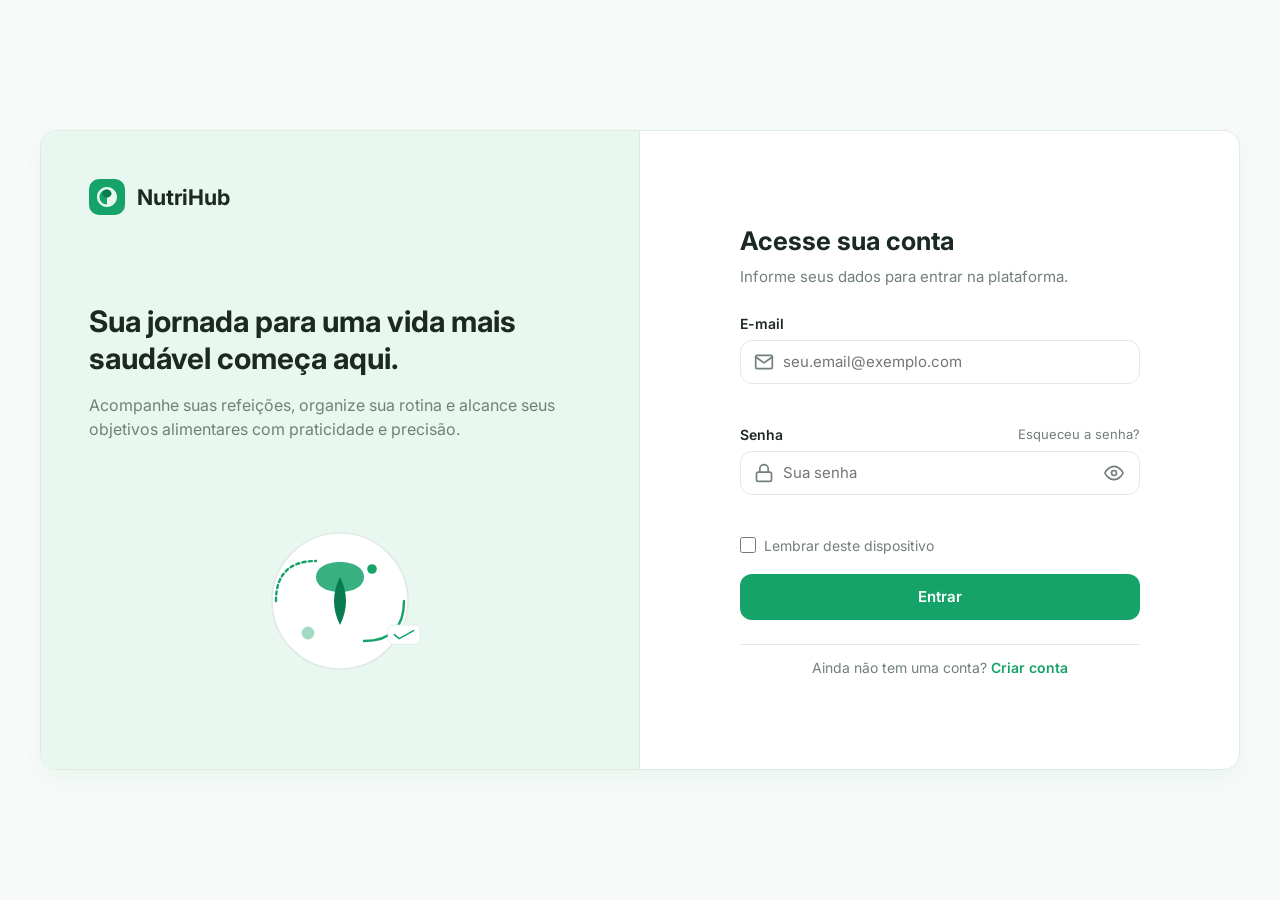
<file: HTML/perfil.html>
<!DOCTYPE html>
<html lang="pt-BR">
<head>
  <meta charset="UTF-8">
  <meta name="viewport" content="width=device-width, initial-scale=1.0">
  <title>NutriHub - Perfil do Usuário</title>
  <link rel="preconnect" href="https://fonts.googleapis.com">
  <link rel="preconnect" href="https://fonts.gstatic.com" crossorigin>
  <link href="https://fonts.googleapis.com/css2?family=Inter:wght@400;500;600;700&display=swap" rel="stylesheet">
  <link rel="stylesheet" href="../CSS/perfil.css">
</head>
<body>

  <div class="dashboard-layout">
    <aside class="sidebar">
      <div class="sidebar-brand">
        <a href="home.html" class="brand-logo">
          <svg class="logo-icon" width="32" height="32" viewBox="0 0 36 36" fill="none" xmlns="http://www.w3.org/2000/svg">
            <rect width="36" height="36" rx="10" fill="#16A36A"/>
            <path d="M18 8C12.4772 8 8 12.4772 8 18C8 23.5228 12.4772 28 18 28C23.5228 28 28 23.5228 28 18C28 12.4772 23.5228 8 18 8ZM18 25.5C13.8579 25.5 10.5 22.1421 10.5 18C10.5 13.8579 13.8579 10.5 18 10.5V25.5Z" fill="#E8F7EF"/>
            <path d="M22.5 14.5C22.5 16.7091 20.4853 18.5 18 18.5C15.5147 18.5 13.5 16.7091 13.5 14.5C13.5 12.2909 15.5147 10.5 18 10.5C20.4853 10.5 22.5 12.2909 22.5 14.5Z" fill="#087B50"/>
          </svg>
          <span class="brand-name">NutriHub</span>
        </a>
      </div>

      <nav class="sidebar-nav">
        <div class="nav-group">
          <span class="nav-label">Principal</span>
          <a href="home.html" class="nav-item">
            <svg class="nav-icon" width="20" height="20" viewBox="0 0 24 24" fill="none" stroke="currentColor" stroke-width="2"><path d="M3 9l9-7 9 7v11a2 2 0 0 1-2 2H5a2 2 0 0 1-2-2z"></path><polyline points="9 22 9 12 15 12 15 22"></polyline></svg>
            <span>Home</span>
          </a>
        </div>

        <div class="nav-group">
          <span class="nav-label">Alimentação</span>
          <a href="hist.html" class="nav-item">
            <svg class="nav-icon" width="20" height="20" viewBox="0 0 24 24" fill="none" stroke="currentColor" stroke-width="2"><circle cx="12" cy="12" r="10"></circle><polyline points="12 6 12 12 16 14"></polyline></svg>
            <span>Histórico Alimentar</span>
          </a>
          <a href="plano.html" class="nav-item">
            <svg class="nav-icon" width="20" height="20" viewBox="0 0 24 24" fill="none" stroke="currentColor" stroke-width="2"><rect x="3" y="4" width="18" height="18" rx="2" ry="2"></rect><line x1="16" y1="2" x2="16" y2="6"></line><line x1="8" y1="2" x2="8" y2="6"></line><line x1="3" y1="10" x2="21" y2="10"></line></svg>
            <span>Plano Alimentar</span>
          </a>
        </div>

        <div class="nav-group">
          <span class="nav-label">Acompanhamento</span>
          <a href="metas.html" class="nav-item">
            <svg class="nav-icon" width="20" height="20" viewBox="0 0 24 24" fill="none" stroke="currentColor" stroke-width="2"><circle cx="12" cy="12" r="10"></circle><circle cx="12" cy="12" r="6"></circle><circle cx="12" cy="12" r="2"></circle></svg>
            <span>Metas</span>
          </a>
          <a href="progresso.html" class="nav-item">
            <svg class="nav-icon" width="20" height="20" viewBox="0 0 24 24" fill="none" stroke="currentColor" stroke-width="2"><polyline points="23 6 13.5 15.5 8.5 10.5 1 18"></polyline><polyline points="17 6 23 6 23 12"></polyline></svg>
            <span>Meu Progresso</span>
          </a>
          <a href="perfil.html" class="nav-item active">
            <svg class="nav-icon" width="20" height="20" viewBox="0 0 24 24" fill="none" stroke="currentColor" stroke-width="2"><path d="M20 21v-2a4 4 0 0 0-4-4H8a4 4 0 0 0-4 4v2"></path><circle cx="12" cy="7" r="4"></circle></svg>
            <span>Meu Perfil</span>
          </a>
        </div>

        <div class="nav-group nav-group-bottom">
          <span class="nav-label">CONFIGURAÇÕES</span>
          <a href="config.html" class="nav-item">
            <svg class="nav-icon" width="20" height="20" viewBox="0 0 24 24" fill="none" stroke="currentColor" stroke-width="2"><circle cx="12" cy="12" r="3"></circle><path d="M19.4 15a1.65 1.65 0 0 0 .33 1.82l.06.06a2 2 0 0 1 0 2.83 2 2 0 0 1-2.83 0l-.06-.06a1.65 1.65 0 0 0-1.82-.33 1.65 1.65 0 0 0-1 1.51V21a2 2 0 0 1-2 2 2 2 0 0 1-2-2v-.09A1.65 1.65 0 0 0 9 19.4a1.65 1.65 0 0 0-1.82.33l-.06.06a2 2 0 0 1-2.83 0 2 2 0 0 1 0-2.83l.06-.06a1.65 1.65 0 0 0 .33-1.82 1.65 1.65 0 0 0-1.51-1H3a2 2 0 0 1-2-2 2 2 0 0 1 2-2h.09A1.65 1.65 0 0 0 4.6 9a1.65 1.65 0 0 0-.33-1.82l-.06-.06a2 2 0 0 1 0-2.83 2 2 0 0 1 2.83 0l.06.06a1.65 1.65 0 0 0 1.82.33H9a1.65 1.65 0 0 0 1-1.51V3a2 2 0 0 1 2-2 2 2 0 0 1 2 2v.09a1.65 1.65 0 0 0 1 1.51 1.65 1.65 0 0 0 1.82-.33l.06-.06a2 2 0 0 1 2.83 0 2 2 0 0 1 0 2.83l-.06.06a1.65 1.65 0 0 0-.33 1.82V9a1.65 1.65 0 0 0 1.51 1H21a2 2 0 0 1 2 2 2 2 0 0 1-2 2h-.09a1.65 1.65 0 0 0-1.51 1z"></path></svg>
            <span>Configurações</span>
          </a>
          <a href="index.html" class="nav-item nav-logout">
            <svg class="nav-icon" width="20" height="20" viewBox="0 0 24 24" fill="none" stroke="currentColor" stroke-width="2"><path d="M9 21H5a2 2 0 0 1-2-2V5a2 2 0 0 1 2-2h4"></path><polyline points="16 17 21 12 16 7"></polyline><line x1="21" y1="12" x2="9" y2="12"></line></svg>
            <span>Sair da Conta</span>
          </a>
        </div>
      </nav>
    </aside>

    <main class="main-content">
      <header class="page-header">
        <div class="header-titles">
          <h1 class="page-title">Perfil Pessoal</h1>
          <p class="page-description">Preencha seus dados corporais para personalizarmos seus indicadores nutricionais.</p>
        </div>
        <div class="header-actions">
          <div class="user-avatar" id="header-avatar">—</div>
        </div>
      </header>

      <form id="perfil-form" class="settings-form">
        <section class="section-card">
          <h2 class="section-title">Informações Pessoais</h2>
          <p class="section-subtitle">Dados cadastrais básicos do seu perfil.</p>

          <div class="form-grid">
            <div class="form-group">
              <label for="perfil-name">Nome Completo</label>
              <input type="text" id="perfil-name" class="form-input" placeholder="Seu nome" required>
            </div>

            <div class="form-group">
              <label for="perfil-birth">Data de Nascimento</label>
              <input type="date" id="perfil-birth" class="form-input" required>
            </div>

            <div class="form-group">
              <label for="perfil-gender">Gênero</label>
              <select id="perfil-gender" class="form-select" required>
                <option value="" disabled selected>Selecione</option>
                <option value="masculino">Masculino</option>
                <option value="feminino">Feminino</option>
                <option value="outro">Outro / Prefiro não informar</option>
              </select>
            </div>

            <div class="form-group">
              <label for="perfil-activity">Nível de Atividade Física</label>
              <select id="perfil-activity" class="form-select" required>
                <option value="" disabled selected>Selecione sua frequência</option>
                <option value="sedentario">Sedentário (pouco ou nenhum exercício)</option>
                <option value="leve">Leve (exercício 1 a 3 dias/semana)</option>
                <option value="moderado">Moderado (exercício 3 a 5 dias/semana)</option>
                <option value="intenso">Intenso (exercício 6 a 7 dias/semana)</option>
              </select>
            </div>
          </div>
        </section>

        <section class="section-card">
          <h2 class="section-title">Dados Biométricos & Metas</h2>
          <p class="section-subtitle">Utilizados para o cálculo do seu progresso e metas de hidratação.</p>

          <div class="form-grid">
            <div class="form-group">
              <label for="perfil-weight">Peso Atual (kg)</label>
              <input type="number" id="perfil-weight" class="form-input" placeholder="Ex: 70.5" step="0.1" required>
            </div>

            <div class="form-group">
              <label for="perfil-target-weight">Meta de Peso (kg)</label>
              <input type="number" id="perfil-target-weight" class="form-input" placeholder="Ex: 65.0" step="0.1">
            </div>

            <div class="form-group full-width">
              <label for="perfil-height">Altura (cm)</label>
              <input type="number" id="perfil-height" class="form-input" placeholder="Ex: 175" required>
            </div>
          </div>
        </section>

        <div class="form-actions">
          <button type="submit" class="btn-primary" id="btn-save-perfil">Salvar e Continuar</button>
        </div>
      </form>
    </main>
  </div>

  <script src="../JAVASCRIPT/app.js"></script>
</body>
</html>
</file>
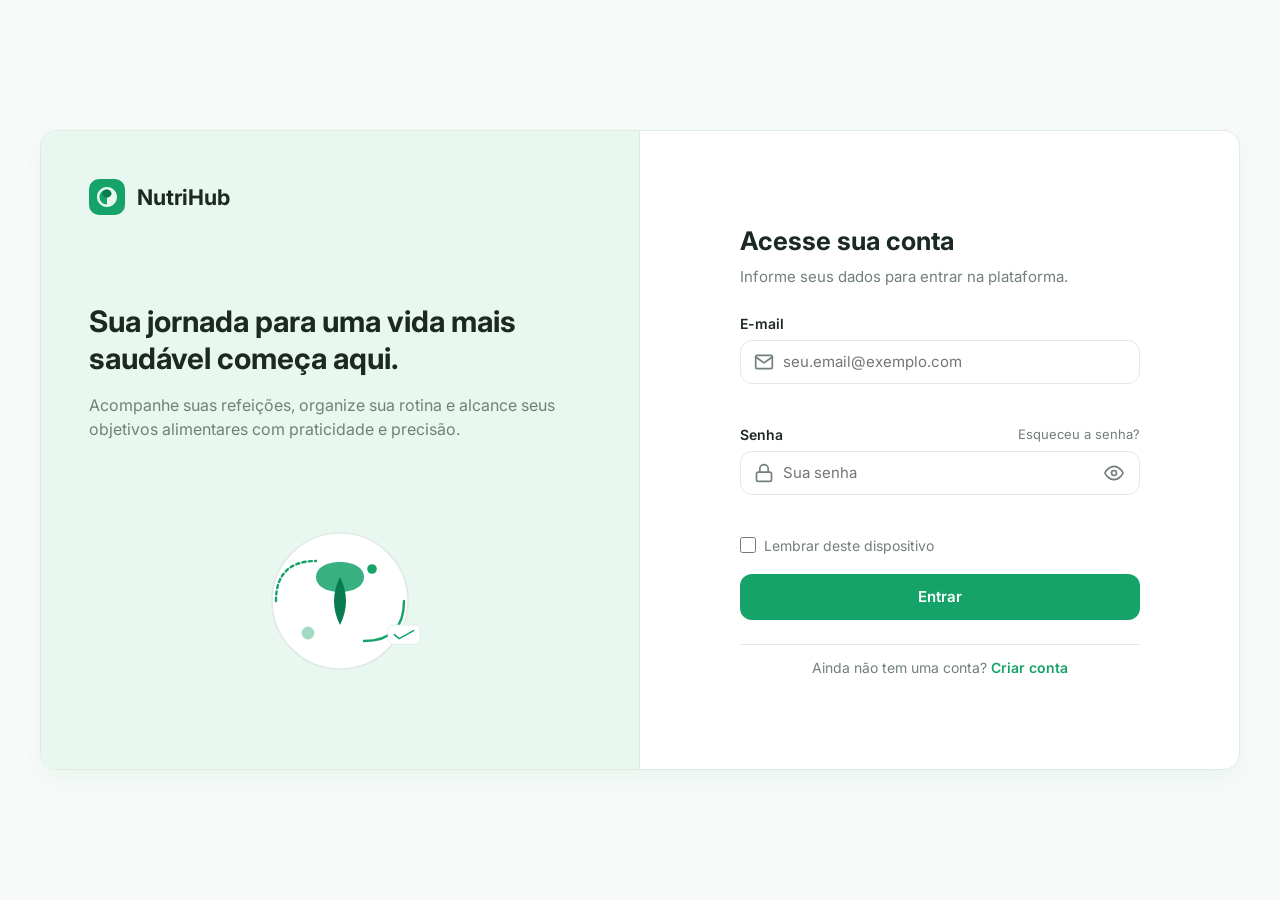
<file: HTML/plano.html>
<!DOCTYPE html>
<html lang="pt-BR">
<head>
  <meta charset="UTF-8">
  <meta name="viewport" content="width=device-width, initial-scale=1.0">
  <title>NutriHub - Plano Alimentar</title>
  <link rel="preconnect" href="https://fonts.googleapis.com">
  <link rel="preconnect" href="https://fonts.gstatic.com" crossorigin>
  <link href="https://fonts.googleapis.com/css2?family=Inter:wght@400;500;600;700&display=swap" rel="stylesheet">
  <link rel="stylesheet" href="../CSS/plano.css">
</head>
<body>

  <div class="dashboard-layout">
    <!-- SIDEBAR FIXA À ESQUERDA -->
    <aside class="sidebar">
      <div class="sidebar-brand">
        <a href="../HTML/home.html" class="brand-logo">
          <svg class="logo-icon" width="32" height="32" viewBox="0 0 36 36" fill="none" xmlns="http://www.w3.org/2000/svg">
            <rect width="36" height="36" rx="10" fill="#16A36A"/>
            <path d="M18 8C12.4772 8 8 12.4772 8 18C8 23.5228 12.4772 28 18 28C23.5228 28 28 23.5228 28 18C28 12.4772 23.5228 8 18 8ZM18 25.5C13.8579 25.5 10.5 22.1421 10.5 18C10.5 13.8579 13.8579 10.5 18 10.5V25.5Z" fill="#E8F7EF"/>
            <path d="M22.5 14.5C22.5 16.7091 20.4853 18.5 18 18.5C15.5147 18.5 13.5 16.7091 13.5 14.5C13.5 12.2909 15.5147 10.5 18 10.5C20.4853 10.5 22.5 12.2909 22.5 14.5Z" fill="#087B50"/>
          </svg>
          <span class="brand-name">NutriHub</span>
        </a>
      </div>

      <nav class="sidebar-nav">
        <!-- PRINCIPAL -->
        <div class="nav-group">
          <span class="nav-label">Principal</span>
          <a href="../HTML/home.html" class="nav-item">
            <svg class="nav-icon" width="20" height="20" viewBox="0 0 24 24" fill="none" stroke="currentColor" stroke-width="2"><path d="M3 9l9-7 9 7v11a2 2 0 0 1-2 2H5a2 2 0 0 1-2-2z"></path><polyline points="9 22 9 12 15 12 15 22"></polyline></svg>
            <span>Home</span>
          </a>
        </div>

        <!-- ALIMENTAÇÃO -->
        <div class="nav-group">
          <span class="nav-label">Alimentação</span>
          <a href="../HTML/hist.html" class="nav-item">
            <svg class="nav-icon" width="20" height="20" viewBox="0 0 24 24" fill="none" stroke="currentColor" stroke-width="2"><circle cx="12" cy="12" r="10"></circle><polyline points="12 6 12 12 16 14"></polyline></svg>
            <span>Histórico Alimentar</span>
          </a>
          <!-- ITEM DESTACADO EM VERDE -->
          <a href="../HTML/plano.html" class="nav-item active">
            <svg class="nav-icon" width="20" height="20" viewBox="0 0 24 24" fill="none" stroke="currentColor" stroke-width="2"><rect x="3" y="4" width="18" height="18" rx="2" ry="2"></rect><line x1="16" y1="2" x2="16" y2="6"></line><line x1="8" y1="2" x2="8" y2="6"></line><line x1="3" y1="10" x2="21" y2="10"></line></svg>
            <span>Plano Alimentar</span>
          </a>
        </div>

        <!-- ACOMPANHAMENTO -->
        <div class="nav-group">
          <span class="nav-label">Acompanhamento</span>
          <a href="../HTML/metas.html" class="nav-item">
            <svg class="nav-icon" width="20" height="20" viewBox="0 0 24 24" fill="none" stroke="currentColor" stroke-width="2"><circle cx="12" cy="12" r="10"></circle><circle cx="12" cy="12" r="6"></circle><circle cx="12" cy="12" r="2"></circle></svg>
            <span>Metas</span>
          </a>
          <a href="../HTML/progresso.html" class="nav-item">
            <svg class="nav-icon" width="20" height="20" viewBox="0 0 24 24" fill="none" stroke="currentColor" stroke-width="2"><polyline points="23 6 13.5 15.5 8.5 10.5 1 18"></polyline><polyline points="17 6 23 6 23 12"></polyline></svg>
            <span>Meu Progresso</span>
          </a>
          <a href="perfil.html" class="nav-item">
            <svg class="nav-icon" width="20" height="20" viewBox="0 0 24 24" fill="none" stroke="currentColor" stroke-width="2"><path d="M20 21v-2a4 4 0 0 0-4-4H8a4 4 0 0 0-4 4v2"></path><circle cx="12" cy="7" r="4"></circle></svg>
            <span>Meu Perfil</span>
          </a>
        </div>

        <!-- CONFIGURAÇÕES -->
        <div class="nav-group nav-group-bottom">
          <span class="nav-label">Configurações</span>
          <a href="../HTML/config.html" class="nav-item">
            <svg class="nav-icon" width="20" height="20" viewBox="0 0 24 24" fill="none" stroke="currentColor" stroke-width="2"><circle cx="12" cy="12" r="3"></circle><path d="M19.4 15a1.65 1.65 0 0 0 .33 1.82l.06.06a2 2 0 0 1 0 2.83 2 2 0 0 1-2.83 0l-.06-.06a1.65 1.65 0 0 0-1.82-.33 1.65 1.65 0 0 0-1 1.51V21a2 2 0 0 1-2 2 2 2 0 0 1-2-2v-.09A1.65 1.65 0 0 0 9 19.4a1.65 1.65 0 0 0-1.82.33l-.06.06a2 2 0 0 1-2.83 0 2 2 0 0 1 0-2.83l.06-.06a1.65 1.65 0 0 0 .33-1.82 1.65 1.65 0 0 0-1.51-1H3a2 2 0 0 1-2-2 2 2 0 0 1 2-2h.09A1.65 1.65 0 0 0 4.6 9a1.65 1.65 0 0 0-.33-1.82l-.06-.06a2 2 0 0 1 0-2.83 2 2 0 0 1 2.83 0l.06.06a1.65 1.65 0 0 0 1.82.33H9a1.65 1.65 0 0 0 1-1.51V3a2 2 0 0 1 2-2 2 2 0 0 1 2 2v.09a1.65 1.65 0 0 0 1 1.51 1.65 1.65 0 0 0 1.82-.33l.06-.06a2 2 0 0 1 2.83 0 2 2 0 0 1 0 2.83l-.06.06a1.65 1.65 0 0 0-.33 1.82V9a1.65 1.65 0 0 0 1.51 1H21a2 2 0 0 1 2 2 2 2 0 0 1-2 2h-.09a1.65 1.65 0 0 0-1.51 1z"></path></svg>
            <span>Configurações</span>
          </a>
          <a href="../HTML/index.html" class="nav-item nav-logout">
            <svg class="nav-icon" width="20" height="20" viewBox="0 0 24 24" fill="none" stroke="currentColor" stroke-width="2"><path d="M9 21H5a2 2 0 0 1-2-2V5a2 2 0 0 1 2-2h4"></path><polyline points="16 17 21 12 16 7"></polyline><line x1="21" y1="12" x2="9" y2="12"></line></svg>
            <span>Sair da Conta</span>
          </a>
        </div>
      </nav>
    </aside>

    <!-- ÁREA PRINCIPAL -->
    <main class="main-content">
      <!-- CABEÇALHO DA PÁGINA -->
      <header class="page-header">
        <div class="header-titles">
          <h1 class="page-title">Plano Alimentar</h1>
          <p class="page-description">Gerencie suas diretrizes nutricionais, metas de consumo e distribuição de refeições.</p>
        </div>

        <div class="header-actions">
          <button type="button" class="btn-icon" aria-label="Notificações">
            <svg width="20" height="20" viewBox="0 0 24 24" fill="none" stroke="currentColor" stroke-width="2" stroke-linecap="round" stroke-linejoin="round"><path d="M18 8A6 6 0 0 0 6 8c0 7-3 9-3 9h18s-3-2-3-9"></path><path d="M13.73 21a2 2 0 0 1-3.46 0"></path></svg>
          </button>
          <div class="user-avatar" id="user-avatar-initials">—</div>
        </div>
      </header>

      <!-- SELETOR DE DIAS DA SEMANA -->
      <section class="days-nav-card">
        <div class="days-nav">
          <button class="day-btn active" data-day="seg">Segunda</button>
          <button class="day-btn" data-day="ter">Terça</button>
          <button class="day-btn" data-day="qua">Quarta</button>
          <button class="day-btn" data-day="qui">Quinta</button>
          <button class="day-btn" data-day="sex">Sexta</button>
          <button class="day-btn" data-day="sab">Sábado</button>
          <button class="day-btn" data-day="dom">Domingo</button>
        </div>
      </section>

      <!-- RESUMO NUTRICIONAL DO DIA (ZERADO) -->
      <section class="plan-summary-grid">
        <div class="summary-card">
          <span class="summary-title">Calorias Recomendadas</span>
          <div class="summary-value-wrapper">
            <span class="summary-value" id="val-kcal">0</span>
            <span class="summary-unit">kcal / dia</span>
          </div>
        </div>
        <div class="summary-card">
          <span class="summary-title">Proteínas</span>
          <div class="summary-value-wrapper">
            <span class="summary-value" id="val-protein">0g</span>
            <span class="summary-unit">meta diária</span>
          </div>
        </div>
        <div class="summary-card">
          <span class="summary-title">Carboidratos</span>
          <div class="summary-value-wrapper">
            <span class="summary-value" id="val-carbs">0g</span>
            <span class="summary-unit">meta diária</span>
          </div>
        </div>
        <div class="summary-card">
          <span class="summary-title">Gorduras</span>
          <div class="summary-value-wrapper">
            <span class="summary-value" id="val-fats">0g</span>
            <span class="summary-unit">meta diária</span>
          </div>
        </div>
      </section>

      <!-- ÁREA DE REFEIÇÕES (ESTADO VAZIO INICIAL) -->
      <section class="meals-plan-container">
        <div class="section-header">
          <h2 class="section-title">Refeições Programadas</h2>
          <button type="button" class="btn-primary-sm" id="btn-add-meal" onclick="window.location.href='../HTML/registro.html'">+ Criar Refeição</button>
        </div>
      </section>

        <!-- ESTADO VAZIO -->
        <div class="empty-plan-card" id="empty-plan-state">
          <div class="empty-illustration">
            <svg width="64" height="64" viewBox="0 0 64 64" fill="none" xmlns="http://www.w3.org/2000/svg">
              <circle cx="32" cy="32" r="30" fill="#E8F7EF" stroke="#E1EAE4" stroke-width="2"/>
              <rect x="20" y="18" width="24" height="28" rx="4" fill="#FFFFFF" stroke="#16A36A" stroke-width="2"/>
              <line x1="26" y1="26" x2="38" y2="26" stroke="#16A36A" stroke-width="2" stroke-linecap="round"/>
              <line x1="26" y1="32" x2="34" y2="32" stroke="#16A36A" stroke-width="2" stroke-linecap="round"/>
            </svg>
          </div>
          <h3 class="empty-title">Nenhum plano alimentar cadastrado</h3>
          <p class="empty-text">Monte seu plano semanal ou adicione suas refeições para organizar sua rotina alimentar.</p>
        </div>

        <!-- GRID DE REFEIÇÕES (DINÂMICO/VAZIO INICIALMENTE) -->
        <div class="meals-grid" id="meals-grid" hidden>
          <!-- As refeições cadastradas serão renderizadas via JS -->
        </div>
      </section>
    </main>
  </div>

  <script>
    document.addEventListener('DOMContentLoaded', () => {
      const dayBtns = document.querySelectorAll('.day-btn');
      const emptyPlanState = document.getElementById('empty-plan-state');
      const mealsGrid = document.getElementById('meals-grid');

      // Alternância dos dias da semana
      dayBtns.forEach(btn => {
        btn.addEventListener('click', () => {
          dayBtns.forEach(b => b.classList.remove('active'));
          btn.classList.add('active');
        });
      });
    });
  </script>

  <script src="../JAVASCRIPT/app.js" defer></script>
</body>
</html>
</file>
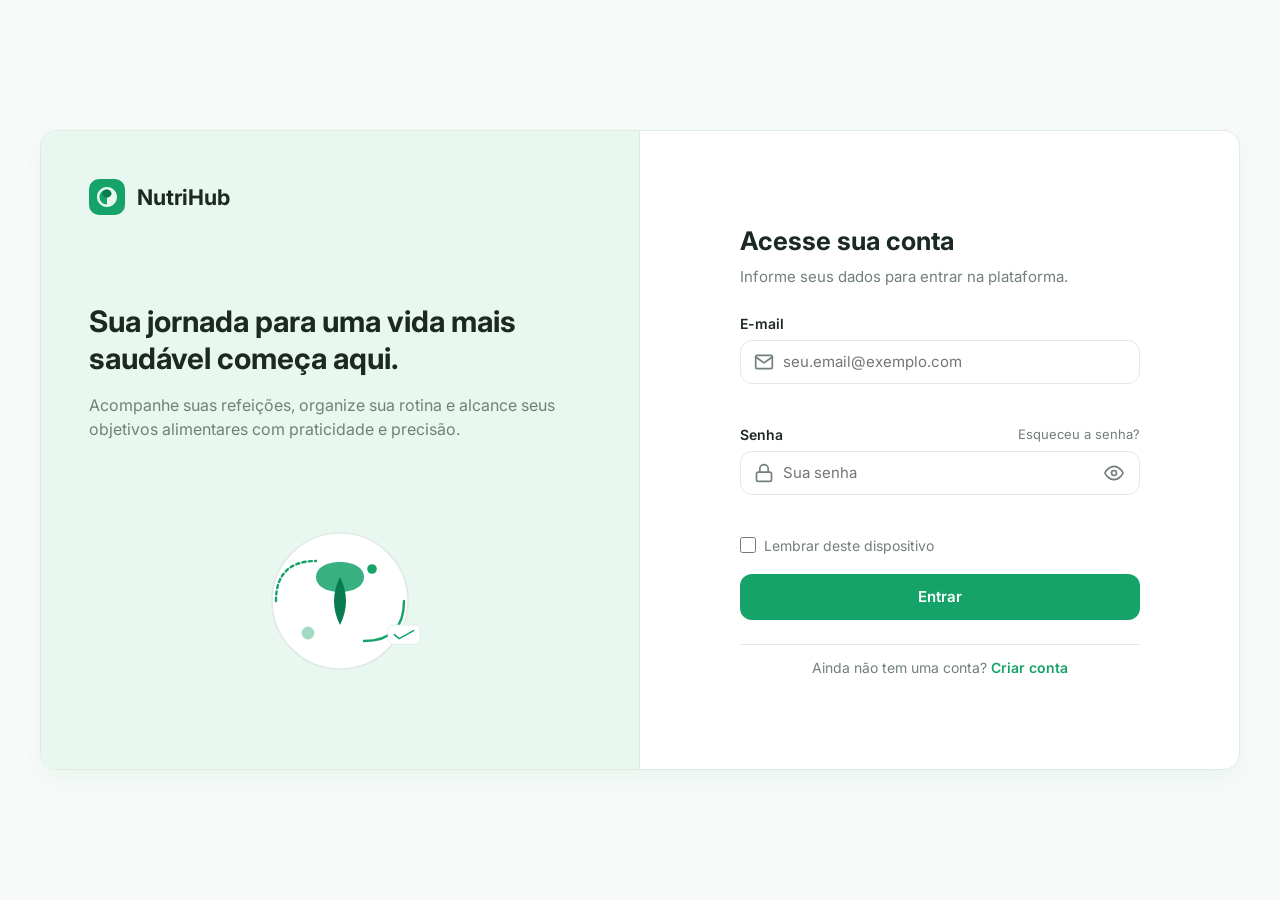
<file: HTML/progresso.html>
<!DOCTYPE html>
<html lang="pt-BR">
<head>
  <meta charset="UTF-8">
  <meta name="viewport" content="width=device-width, initial-scale=1.0">
  <title>NutriHub - Meu Progresso</title>
  <link rel="preconnect" href="https://fonts.googleapis.com">
  <link rel="preconnect" href="https://fonts.gstatic.com" crossorigin>
  <link href="https://fonts.googleapis.com/css2?family=Inter:wght@400;500;600;700&display=swap" rel="stylesheet">
  <link rel="stylesheet" href="../CSS/progresso.css">
</head>
<body>

  <div class="dashboard-layout">
    <!-- SIDEBAR FIXA À ESQUERDA -->
    <aside class="sidebar">
      <div class="sidebar-brand">
        <a href="../HTML/home.html" class="brand-logo">
          <svg class="logo-icon" width="32" height="32" viewBox="0 0 36 36" fill="none" xmlns="http://www.w3.org/2000/svg">
            <rect width="36" height="36" rx="10" fill="#16A36A"/>
            <path d="M18 8C12.4772 8 8 12.4772 8 18C8 23.5228 12.4772 28 18 28C23.5228 28 28 23.5228 28 18C28 12.4772 13.8579 10.5 18 10.5V25.5Z" fill="#E8F7EF"/>
            <path d="M22.5 14.5C22.5 16.7091 20.4853 18.5 18 18.5C15.5147 18.5 13.5 16.7091 13.5 14.5C13.5 12.2909 15.5147 10.5 18 10.5C20.4853 10.5 22.5 12.2909 22.5 14.5Z" fill="#087B50"/>
          </svg>
          <span class="brand-name">NutriHub</span>
        </a>
      </div>

      <nav class="sidebar-nav">
        <!-- PRINCIPAL -->
        <div class="nav-group">
          <span class="nav-label">Principal</span>
          <a href="../HTML/home.html" class="nav-item">
            <svg class="nav-icon" width="20" height="20" viewBox="0 0 24 24" fill="none" stroke="currentColor" stroke-width="2"><path d="M3 9l9-7 9 7v11a2 2 0 0 1-2 2H5a2 2 0 0 1-2-2z"></path><polyline points="9 22 9 12 15 12 15 22"></polyline></svg>
            <span>Home</span>
          </a>
        </div>

        <!-- ALIMENTAÇÃO -->
        <div class="nav-group">
          <span class="nav-label">Alimentação</span>
          <a href="../HTML/hist.html" class="nav-item">
            <svg class="nav-icon" width="20" height="20" viewBox="0 0 24 24" fill="none" stroke="currentColor" stroke-width="2"><circle cx="12" cy="12" r="10"></circle><polyline points="12 6 12 12 16 14"></polyline></svg>
            <span>Histórico Alimentar</span>
          </a>
          <a href="../HTML/plano.html" class="nav-item">
            <svg class="nav-icon" width="20" height="20" viewBox="0 0 24 24" fill="none" stroke="currentColor" stroke-width="2"><rect x="3" y="4" width="18" height="18" rx="2" ry="2"></rect><line x1="16" y1="2" x2="16" y2="6"></line><line x1="8" y1="2" x2="8" y2="6"></line><line x1="3" y1="10" x2="21" y2="10"></line></svg>
            <span>Plano Alimentar</span>
          </a>
        </div>

        <!-- ACOMPANHAMENTO -->
        <div class="nav-group">
          <span class="nav-label">Acompanhamento</span>
          <a href="../HTML/metas.html" class="nav-item">
            <svg class="nav-icon" width="20" height="20" viewBox="0 0 24 24" fill="none" stroke="currentColor" stroke-width="2"><circle cx="12" cy="12" r="10"></circle><circle cx="12" cy="12" r="6"></circle><circle cx="12" cy="12" r="2"></circle></svg>
            <span>Metas</span>
          </a>
          <!-- ITEM DESTACADO EM VERDE -->
          <a href="../HTML/progresso.html" class="nav-item active">
            <svg class="nav-icon" width="20" height="20" viewBox="0 0 24 24" fill="none" stroke="currentColor" stroke-width="2"><polyline points="23 6 13.5 15.5 8.5 10.5 1 18"></polyline><polyline points="17 6 23 6 23 12"></polyline></svg>
            <span>Meu Progresso</span>
          </a>
          <a href="perfil.html" class="nav-item">
            <svg class="nav-icon" width="20" height="20" viewBox="0 0 24 24" fill="none" stroke="currentColor" stroke-width="2"><path d="M20 21v-2a4 4 0 0 0-4-4H8a4 4 0 0 0-4 4v2"></path><circle cx="12" cy="7" r="4"></circle></svg>
            <span>Meu Perfil</span>
          </a>
        </div>

        <!-- CONFIGURAÇÕES -->
        <div class="nav-group nav-group-bottom">
          <span class="nav-label">Configurações</span>
          <a href="../HTML/config.html" class="nav-item">
            <svg class="nav-icon" width="20" height="20" viewBox="0 0 24 24" fill="none" stroke="currentColor" stroke-width="2"><circle cx="12" cy="12" r="3"></circle><path d="M19.4 15a1.65 1.65 0 0 0 .33 1.82l.06.06a2 2 0 0 1 0 2.83 2 2 0 0 1-2.83 0l-.06-.06a1.65 1.65 0 0 0-1.82-.33 1.65 1.65 0 0 0-1 1.51V21a2 2 0 0 1-2 2 2 2 0 0 1-2-2v-.09A1.65 1.65 0 0 0 9 19.4a1.65 1.65 0 0 0-1.82.33l-.06.06a2 2 0 0 1-2.83 0 2 2 0 0 1 0-2.83l.06-.06a1.65 1.65 0 0 0 .33-1.82 1.65 1.65 0 0 0-1.51-1H3a2 2 0 0 1-2-2 2 2 0 0 1 2-2h.09A1.65 1.65 0 0 0 4.6 9a1.65 1.65 0 0 0-.33-1.82l-.06-.06a2 2 0 0 1 0-2.83 2 2 0 0 1 2.83 0l.06.06a1.65 1.65 0 0 0 1.82.33H9a1.65 1.65 0 0 0 1-1.51V3a2 2 0 0 1 2-2 2 2 0 0 1 2 2v.09a1.65 1.65 0 0 0 1 1.51 1.65 1.65 0 0 0 1.82-.33l.06-.06a2 2 0 0 1 2.83 0 2 2 0 0 1 0 2.83l-.06.06a1.65 1.65 0 0 0-.33 1.82V9a1.65 1.65 0 0 0 1.51 1H21a2 2 0 0 1 2 2 2 2 0 0 1-2 2h-.09a1.65 1.65 0 0 0-1.51 1z"></path></svg>
            <span>Configurações</span>
          </a>
          <a href="../HTML/index.html" class="nav-item nav-logout">
            <svg class="nav-icon" width="20" height="20" viewBox="0 0 24 24" fill="none" stroke="currentColor" stroke-width="2"><path d="M9 21H5a2 2 0 0 1-2-2V5a2 2 0 0 1 2-2h4"></path><polyline points="16 17 21 12 16 7"></polyline><line x1="21" y1="12" x2="9" y2="12"></line></svg>
            <span>Sair da Conta</span>
          </a>
        </div>
      </nav>
    </aside>

    <!-- ÁREA PRINCIPAL -->
    <main class="main-content">
      <!-- CABEÇALHO DA PÁGINA -->
      <header class="page-header">
        <div class="header-titles">
          <h1 class="page-title">Meu Progresso</h1>
          <p class="page-description">Acompanhe sua consistência diária, histórico de métricas e evolução alimentar.</p>
        </div>

        <div class="header-actions">
          <button type="button" class="btn-icon" aria-label="Notificações">
            <svg width="20" height="20" viewBox="0 0 24 24" fill="none" stroke="currentColor" stroke-width="2" stroke-linecap="round" stroke-linejoin="round"><path d="M18 8A6 6 0 0 0 6 8c0 7-3 9-3 9h18s-3-2-3-9"></path><path d="M13.73 21a2 2 0 0 1-3.46 0"></path></svg>
          </button>
          <div class="user-avatar">—</div>
        </div>
      </header>

      <!-- BARRA DE SELEÇÃO DE PERÍODO -->
      <div class="period-bar-card">
        <span class="period-label">Período de Análise:</span>
        <div class="period-pills">
          <button class="pill-btn active" data-period="7days">Últimos 7 dias</button>
          <button class="pill-btn" data-period="30days">Últimos 30 dias</button>
          <button class="pill-btn" data-period="month">Este Mês</button>
        </div>
      </div>

      <!-- CARDS INFORMATIVOS (ZERADOS) -->
      <section class="progress-metrics-grid">
        <div class="metric-card">
          <div class="metric-icon">
            <svg width="22" height="22" viewBox="0 0 24 24" fill="none" stroke="#16A36A" stroke-width="2"><path d="M12 20v-6"></path><path d="M6 20V10"></path><path d="M18 20V4"></path></svg>
          </div>
          <div class="metric-data">
            <span class="metric-value" id="val-consistency">0%</span>
            <span class="metric-label">Consistência do Período</span>
          </div>
        </div>

        <div class="metric-card">
          <div class="metric-icon">
            <svg width="22" height="22" viewBox="0 0 24 24" fill="none" stroke="#16A36A" stroke-width="2"><path d="M14 2H6a2 2 0 0 0-2 2v16a2 2 0 0 0 2 2h12a2 2 0 0 0 2-2V8z"></path><polyline points="14 2 14 8 20 8"></polyline></svg>
          </div>
          <div class="metric-data">
            <span class="metric-value" id="val-total-logged">0</span>
            <span class="metric-label">Refeições Registradas</span>
          </div>
        </div>

        <div class="metric-card">
          <div class="metric-icon">
            <svg width="22" height="22" viewBox="0 0 24 24" fill="none" stroke="#16A36A" stroke-width="2"><circle cx="12" cy="12" r="10"></circle><polyline points="12 6 12 12 16 14"></polyline></svg>
          </div>
          <div class="metric-data">
            <span class="metric-value" id="val-avg-time">—</span>
            <span class="metric-label">Horário Médio do Almoço</span>
          </div>
        </div>

        <div class="metric-card">
          <div class="metric-icon">
            <svg width="22" height="22" viewBox="0 0 24 24" fill="none" stroke="#16A36A" stroke-width="2"><path d="M13 2L3 14h9l-1 8 10-12h-9l1-8z"></path></svg>
          </div>
          <div class="metric-data">
            <span class="metric-value" id="val-streak">0 dias</span>
            <span class="metric-label">Sequência de Registros</span>
          </div>
        </div>
      </section>

      <!-- SEÇÃO PRINCIPAL DE GRÁFICOS E ESTADO VAZIO -->
      <section class="progress-charts-section">
        <div class="section-header">
          <h2 class="section-title">Evolução Alimentar</h2>
        </div>

        <!-- ESTADO VAZIO DOS GRÁFICOS -->
        <div class="empty-progress-card" id="empty-progress-state">
          <div class="empty-illustration">
            <svg width="64" height="64" viewBox="0 0 64 64" fill="none" xmlns="http://www.w3.org/2000/svg">
              <circle cx="32" cy="32" r="30" fill="#E8F7EF" stroke="#E1EAE4" stroke-width="2"/>
              <path d="M20 44L28 36L36 40L44 24" stroke="#16A36A" stroke-width="3" stroke-linecap="round" stroke-linejoin="round"/>
              <circle cx="44" cy="24" r="3" fill="#087B50"/>
            </svg>
          </div>
          <h3 class="empty-title">Nenhum dado de progresso disponível</h3>
          <p class="empty-text">À medida que você registrar suas refeições diárias, gráficos detalhados de consistência e nutrientes serão gerados aqui automaticamente.</p>
          <a href="../refeicao/registrar-refeicao.html" class="btn-primary">
            <span>+ Registrar primeira refeição</span>
          </a>
        </div>

        <!-- ÁREA DOS GRÁFICOS (RESERVADA PARA QUANDO HOUVER REGISTROS) -->
        <div class="charts-grid" id="charts-grid" hidden>
          <div class="chart-card">
            <h3 class="chart-title">Consistência Diária</h3>
            <div class="chart-placeholder">Gráfico em construção...</div>
          </div>
          <div class="chart-card">
            <h3 class="chart-title">Distribuição de Refeições</h3>
            <div class="chart-placeholder">Gráfico em construção...</div>
          </div>
        </div>
      </section>
    </main>
  </div>

  <script>
    document.addEventListener('DOMContentLoaded', () => {
      const periodBtns = document.querySelectorAll('.pill-btn');

      // Alternância de botões de período
      periodBtns.forEach(btn => {
        btn.addEventListener('click', () => {
          periodBtns.forEach(b => b.classList.remove('active'));
          btn.classList.add('active');
        });
      });
    });
  </script>

  <script src="../JAVASCRIPT/app.js" defer></script>
</body>
</html>
</file>
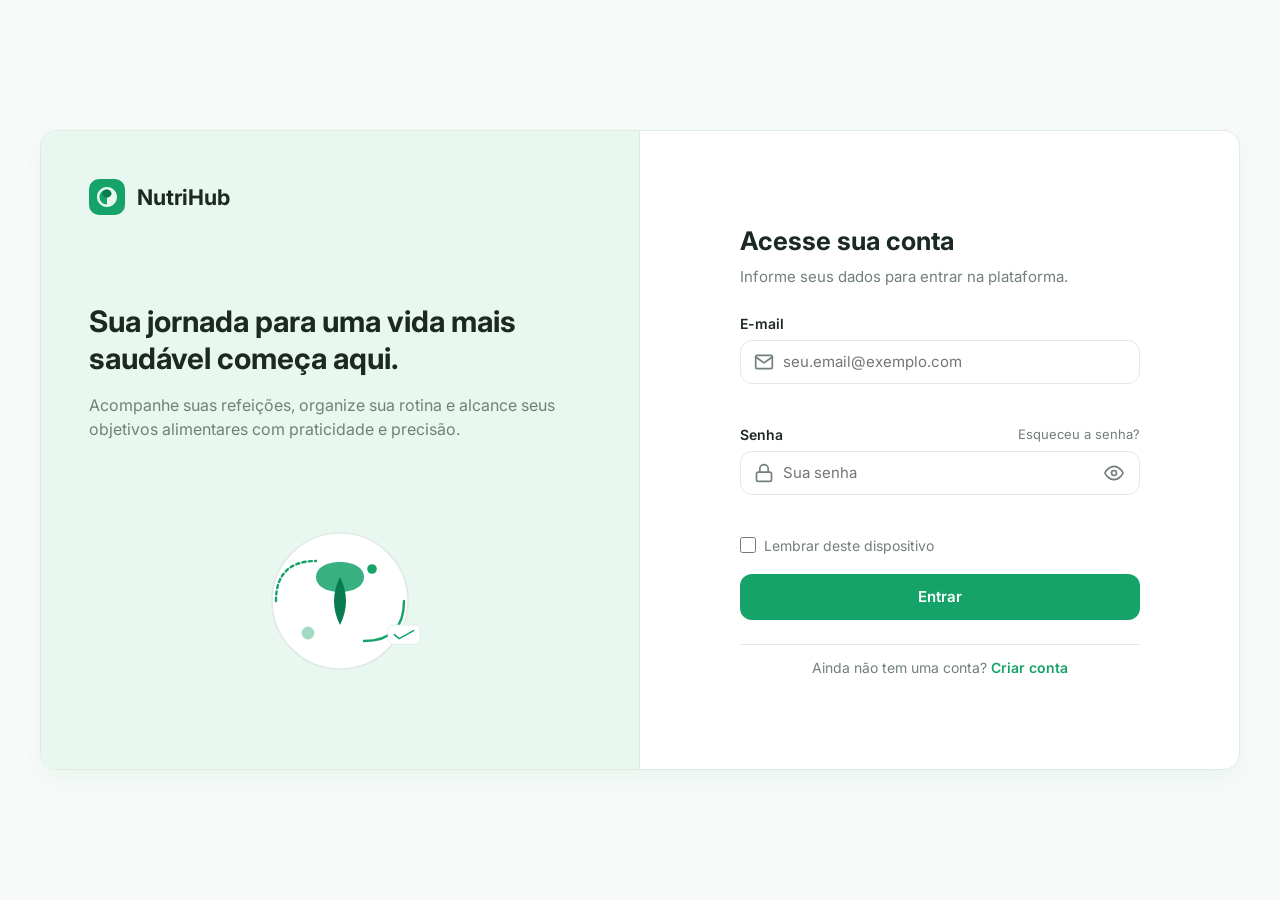
<file: HTML/quest.html>
<!DOCTYPE html>
<html lang="pt-BR">
<head>
  <meta charset="UTF-8">
  <meta name="viewport" content="width=device-width, initial-scale=1.0">
  <title>NutriHub - Perfil Inicial</title>
  <link rel="preconnect" href="https://fonts.googleapis.com">
  <link rel="preconnect" href="https://fonts.gstatic.com" crossorigin>
  <link href="https://fonts.googleapis.com/css2?family=Inter:wght@400;500;600;700&display=swap" rel="stylesheet">
  <link rel="stylesheet" href="../CSS/quest.css">
</head>
<body>

  <main class="quest-container">
    <header class="quest-header" id="quest-header" hidden>
      <div class="brand-mini">
        <svg class="logo-icon" width="28" height="28" viewBox="0 0 36 36" fill="none" xmlns="http://www.w3.org/2000/svg">
          <rect width="36" height="36" rx="10" fill="#16A36A"/>
          <path d="M18 8C12.4772 8 8 12.4772 8 18C8 23.5228 12.4772 28 18 28C23.5228 28 28 23.5228 28 18C28 12.4772 13.8579 10.5 18 10.5V25.5Z" fill="#E8F7EF"/>
          <path d="M22.5 14.5C22.5 16.7091 20.4853 18.5 18 18.5C15.5147 18.5 13.5 16.7091 13.5 14.5C20.4853 10.5 22.5 12.2909 22.5 14.5Z" fill="#087B50"/>
        </svg>
        <span class="brand-name">NutriHub</span>
      </div>

      <div class="progress-wrapper">
        <div class="progress-info">
          <span class="step-counter" id="step-counter">Pergunta 1 de 27</span>
          <span class="percentage-text" id="percentage-text">4%</span>
        </div>
        <div class="progress-bar-bg">
          <div class="progress-bar-fill" id="progress-fill" style="width: 4%;"></div>
        </div>
      </div>
    </header>

    <div class="quest-card">

      <div class="flow-step active" id="step-welcome">
        <div class="welcome-header">
          <div class="brand-badge">
            <svg class="logo-icon" width="36" height="36" viewBox="0 0 36 36" fill="none" xmlns="http://www.w3.org/2000/svg">
              <rect width="36" height="36" rx="10" fill="#16A36A"/>
              <path d="M18 8C12.4772 8 8 12.4772 8 18C8 23.5228 12.4772 28 18 28C23.5228 28 28 23.5228 28 18C28 12.4772 13.8579 10.5 18 10.5V25.5Z" fill="#E8F7EF"/>
              <path d="M22.5 14.5C22.5 16.7091 20.4853 18.5 18 18.5C15.5147 18.5 13.5 16.7091 13.5 14.5C20.4853 10.5 22.5 12.2909 22.5 14.5Z" fill="#087B50"/>
            </svg>
            <span class="brand-name">NutriHub</span>
          </div>
          <h1 class="welcome-title">Boas-vindas ao seu perfil alimentar!</h1>
          <p class="welcome-subtitle">Queremos conhecer você melhor para personalizar toda a sua experiência na plataforma.</p>
        </div>

        <div class="welcome-info-grid">
          <div class="info-card">
            <div class="info-icon">
              <svg width="24" height="24" viewBox="0 0 24 24" fill="none" stroke="#16A36A" stroke-width="2" stroke-linecap="round" stroke-linejoin="round"><circle cx="12" cy="12" r="10"></circle><polyline points="12 6 12 12 16 14"></polyline></svg>
            </div>
            <div class="info-text">
              <strong>Duração estimada</strong>
              <span>Apenas de 3 a 5 minutos.</span>
            </div>
          </div>

          <div class="info-card">
            <div class="info-icon">
              <svg width="24" height="24" viewBox="0 0 24 24" fill="none" stroke="#16A36A" stroke-width="2" stroke-linecap="round" stroke-linejoin="round"><path d="M22 11.08V12a10 10 0 1 1-5.93-9.14"></path><polyline points="22 4 12 14.01 9 11.01"></polyline></svg>
            </div>
            <div class="info-text">
              <strong>Seja o mais sincero possível</strong>
              <span>Responda de acordo com a sua rotina real para que o acompanhamento seja preciso e eficiente.</span>
            </div>
          </div>

          <div class="info-card">
            <div class="info-icon">
              <svg width="24" height="24" viewBox="0 0 24 24" fill="none" stroke="#16A36A" stroke-width="2" stroke-linecap="round" stroke-linejoin="round"><path d="M12 22s8-4 8-10V5l-8-3-8 3v7c0 6 8 10 8 10z"></path></svg>
            </div>
            <div class="info-text">
              <strong>Por que realizar?</strong>
              <span>Suas respostas ajustam seu painel, ajudam a acompanhar metas e organizam o histórico das suas refeições.</span>
            </div>
          </div>
        </div>

        <div class="welcome-cta">
          <button type="button" class="btn-primary btn-large" id="btn-start-quiz">
            <span>Vamos começar?</span>
            <svg width="20" height="20" viewBox="0 0 24 24" fill="none" stroke="currentColor" stroke-width="2" stroke-linecap="round" stroke-linejoin="round"><line x1="5" y1="12" x2="19" y2="12"></line><polyline points="12 5 19 12 12 19"></polyline></svg>
          </button>
        </div>
      </div>

      <form id="quiz-form" hidden novalidate>

        <div class="question-step" data-step="1">
          <span class="block-tag">Bloco 1 — Perfil do usuário</span>
          <h2 class="question-title">Qual é a sua faixa etária?</h2>
          <div class="options-grid">
            <label class="option-card"><input type="radio" name="q1" value="Menos de 18 anos"><span class="opt-label">Menos de 18 anos</span></label>
            <label class="option-card"><input type="radio" name="q1" value="18 a 24 anos"><span class="opt-label">18 a 24 anos</span></label>
            <label class="option-card"><input type="radio" name="q1" value="25 a 34 anos"><span class="opt-label">25 a 34 anos</span></label>
            <label class="option-card"><input type="radio" name="q1" value="35 a 44 anos"><span class="opt-label">35 a 44 anos</span></label>
            <label class="option-card"><input type="radio" name="q1" value="45+ anos"><span class="opt-label">45 anos ou mais</span></label>
          </div>
        </div>

        <div class="question-step" data-step="2">
          <span class="block-tag">Bloco 1 — Perfil do usuário</span>
          <h2 class="question-title">Qual é a sua rotina principal?</h2>
          <div class="options-grid">
            <label class="option-card"><input type="radio" name="q2" value="Estudo"><span class="opt-label">Estudo</span></label>
            <label class="option-card"><input type="radio" name="q2" value="Trabalho"><span class="opt-label">Trabalho</span></label>
            <label class="option-card"><input type="radio" name="q2" value="Ambos"><span class="opt-label">Ambos (Estudo e Trabalho)</span></label>
            <label class="option-card"><input type="radio" name="q2" value="Outros"><span class="opt-label">Outros</span></label>
          </div>
        </div>

        <div class="question-step" data-step="3">
          <span class="block-tag">Bloco 1 — Perfil do usuário</span>
          <h2 class="question-title">Como você classificaria sua rotina diária?</h2>
          <div class="options-grid">
            <label class="option-card"><input type="radio" name="q3" value="Tranquila"><span class="opt-label">Tranquila</span></label>
            <label class="option-card"><input type="radio" name="q3" value="Moderada"><span class="opt-label">Moderada</span></label>
            <label class="option-card"><input type="radio" name="q3" value="Corrida"><span class="opt-label">Corrida</span></label>
          </div>
        </div>

        <div class="question-step" data-step="4">
          <span class="block-tag">Bloco 1 — Perfil do usuário</span>
          <h2 class="question-title">Quantas refeições você costuma fazer por dia?</h2>
          <div class="options-grid">
            <label class="option-card"><input type="radio" name="q4" value="1 a 2"><span class="opt-label">1 a 2 refeições</span></label>
            <label class="option-card"><input type="radio" name="q4" value="3 a 4"><span class="opt-label">3 a 4 refeições</span></label>
            <label class="option-card"><input type="radio" name="q4" value="5 ou mais"><span class="opt-label">5 ou mais refeições</span></label>
          </div>
        </div>

        <div class="question-step" data-step="5">
          <span class="block-tag">Bloco 2 — Objetivos alimentares</span>
          <h2 class="question-title">Qual é o seu principal objetivo com a alimentação?</h2>
          <div class="options-grid">
            <label class="option-card"><input type="radio" name="q5" value="Ter mais energia"><span class="opt-label">Ter mais energia no dia a dia</span></label>
            <label class="option-card"><input type="radio" name="q5" value="Organizar horários"><span class="opt-label">Organizar horários das refeições</span></label>
            <label class="option-card"><input type="radio" name="q5" value="Comer com qualidade"><span class="opt-label">Comer com mais qualidade e variedade</span></label>
            <label class="option-card"><input type="radio" name="q5" value="Acompanhar progresso"><span class="opt-label">Acompanhar meu progresso de saúde</span></label>
          </div>
        </div>

        <div class="question-step" data-step="6">
          <span class="block-tag">Bloco 2 — Objetivos alimentares</span>
          <h2 class="question-title">O que você mais deseja melhorar nos seus hábitos alimentares?</h2>
          <div class="options-grid">
            <label class="option-card"><input type="radio" name="q6" value="Evitar pular refeições"><span class="opt-label">Evitar pular refeições importantes</span></label>
            <label class="option-card"><input type="radio" name="q6" value="Aumentar consumo de água"><span class="opt-label">Aumentar a ingestão diária de água</span></label>
            <label class="option-card"><input type="radio" name="q6" value="Reduzir ultraprocessados"><span class="opt-label">Reduzir o consumo de doces e ultraprocessados</span></label>
            <label class="option-card"><input type="radio" name="q6" value="Variar o cardápio"><span class="opt-label">Incluir mais vegetais e opções saudáveis</span></label>
          </div>
        </div>

        <div class="question-step" data-step="7">
          <span class="block-tag">Bloco 2 — Objetivos alimentares</span>
          <h2 class="question-title">O que mais motiva você a cuidar da alimentação?</h2>
          <div class="options-grid">
            <label class="option-card"><input type="radio" name="q7" value="Saúde e bem-estar"><span class="opt-label">Saúde e bem-estar geral</span></label>
            <label class="option-card"><input type="radio" name="q7" value="Disposição"><span class="opt-label">Melhorar foco e disposição diária</span></label>
            <label class="option-card"><input type="radio" name="q7" value="Longevidade"><span class="opt-label">Prevenção e longevidade</span></label>
            <label class="option-card"><input type="radio" name="q7" value="Estilo de vida"><span class="opt-label">Construir um estilo de vida sustentável</span></label>
          </div>
        </div>

        <div class="question-step" data-step="8">
          <span class="block-tag">Bloco 2 — Objetivos alimentares</span>
          <h2 class="question-title">Você possui alguma meta alimentar específica?</h2>
          <div class="options-grid">
            <label class="option-card"><input type="radio" name="q8" value="Comer salada no almoço"><span class="opt-label">Consumir vegetais no almoço e jantar</span></label>
            <label class="option-card"><input type="radio" name="q8" value="Registrar refeições diárias"><span class="opt-label">Registrar todas as refeições do dia</span></label>
            <label class="option-card"><input type="radio" name="q8" value="Beber 2L de água"><span class="opt-label">Atingir a meta diária de hidratação</span></label>
            <label class="option-card"><input type="radio" name="q8" value="Nenhuma meta no momento"><span class="opt-label">Ainda não defini uma meta específica</span></label>
          </div>
        </div>

        <div class="question-step" data-step="9">
          <span class="block-tag">Bloco 3 — Hábitos alimentares atuais</span>
          <h2 class="question-title">Com que frequência você mantém horários regulares para comer?</h2>
          <div class="options-grid">
            <label class="option-card"><input type="radio" name="q9" value="Sempre"><span class="opt-label">Sempre ou quase sempre</span></label>
            <label class="option-card"><input type="radio" name="q9" value="Às vezes"><span class="opt-label">Às vezes</span></label>
            <label class="option-card"><input type="radio" name="q9" value="Raramente"><span class="opt-label">Raramente ou nunca</span></label>
          </div>
        </div>

        <div class="question-step" data-step="10">
          <span class="block-tag">Bloco 3 — Hábitos alimentares atuais</span>
          <h2 class="question-title">Com que frequência você pula refeições?</h2>
          <div class="options-grid">
            <label class="option-card"><input type="radio" name="q10" value="Frequentemente"><span class="opt-label">Frequentemente</span></label>
            <label class="option-card"><input type="radio" name="q10" value="Ocasionalmente"><span class="opt-label">Ocasionalmente</span></label>
            <label class="option-card"><input type="radio" name="q10" value="Raramente"><span class="opt-label">Raramente / Nunca</span></label>
          </div>
        </div>

        <div class="question-step" data-step="11">
          <span class="block-tag">Bloco 3 — Hábitos alimentares atuais</span>
          <h2 class="question-title">Como você avalia a qualidade da sua alimentação atualmente?</h2>
          <div class="options-grid">
            <label class="option-card"><input type="radio" name="q11" value="Excelente"><span class="opt-label">Excelente</span></label>
            <label class="option-card"><input type="radio" name="q11" value="Boa"><span class="opt-label">Boa</span></label>
            <label class="option-card"><input type="radio" name="q11" value="Razoável"><span class="opt-label">Razoável</span></label>
            <label class="option-card"><input type="radio" name="q11" value="Precisa melhorar"><span class="opt-label">Precisa melhorar bastante</span></label>
          </div>
        </div>

        <div class="question-step" data-step="12">
          <span class="block-tag">Bloco 3 — Hábitos alimentares atuais</span>
          <h2 class="question-title">Com que frequência você consome frutas e verduras?</h2>
          <div class="options-grid">
            <label class="option-card"><input type="radio" name="q12" value="Todos os dias"><span class="opt-label">Todos os dias</span></label>
            <label class="option-card"><input type="radio" name="q12" value="3 a 5 dias por semana"><span class="opt-label">3 a 5 dias por semana</span></label>
            <label class="option-card"><input type="radio" name="q12" value="1 a 2 dias por semana"><span class="opt-label">1 a 2 dias por semana</span></label>
            <label class="option-card"><input type="radio" name="q12" value="Raramente"><span class="opt-label">Raramente</span></label>
          </div>
        </div>

        <div class="question-step" data-step="13">
          <span class="block-tag">Bloco 3 — Hábitos alimentares atuais</span>
          <h2 class="question-title">Você costuma planejar suas refeições com antecedência?</h2>
          <div class="options-grid">
            <label class="option-card"><input type="radio" name="q13" value="Sim, sempre"><span class="opt-label">Sim, sempre planejo</span></label>
            <label class="option-card"><input type="radio" name="q13" value="Algumas vezes"><span class="opt-label">Algumas vezes</span></label>
            <label class="option-card"><input type="radio" name="q13" value="Não, decido na hora"><span class="opt-label">Não, decido na hora</span></label>
          </div>
        </div>

        <div class="question-step" data-step="14">
          <span class="block-tag">Bloco 4 — Preferências e restrições alimentares</span>
          <h2 class="question-title">Você segue algum estilo alimentar específico?</h2>
          <div class="options-grid">
            <label class="option-card"><input type="radio" name="q14" value="Sem estilo específico"><span class="opt-label">Onívoro (Sem restrição de grupo)</span></label>
            <label class="option-card"><input type="radio" name="q14" value="Vegetariano"><span class="opt-label">Vegetariano</span></label>
            <label class="option-card"><input type="radio" name="q14" value="Vegano"><span class="opt-label">Vegano</span></label>
            <label class="option-card"><input type="radio" name="q14" value="Flexitariano"><span class="opt-label">Flexitariano</span></label>
          </div>
        </div>

        <div class="question-step" data-step="15">
          <span class="block-tag">Bloco 4 — Preferências e restrições alimentares</span>
          <h2 class="question-title">Quais tipos de alimentos você prefere consumir?</h2>
          <div class="options-grid">
            <label class="option-card"><input type="radio" name="q15" value="Proteínas magras e grãos"><span class="opt-label">Proteínas magras, ovos e grãos integrais</span></label>
            <label class="option-card"><input type="radio" name="q15" value="Frutas e saladas"><span class="opt-label">Frutas frescas, verduras e saladas</span></label>
            <label class="option-card"><input type="radio" name="q15" value="Massas e carboidratos"><span class="opt-label">Massas, pães e raízes</span></label>
            <label class="option-card"><input type="radio" name="q15" value="Pratos variados"><span class="opt-label">De tudo um pouco, sem preferência fixa</span></label>
          </div>
        </div>

        <div class="question-step" data-step="16">
          <span class="block-tag">Bloco 4 — Preferências e restrições alimentares</span>
          <h2 class="question-title">Existem tipos de alimentos que você evita consumir?</h2>
          <div class="options-grid">
            <label class="option-card"><input type="radio" name="q16" value="Frituras e ultraprocessados"><span class="opt-label">Frituras e industrializados</span></label>
            <label class="option-card"><input type="radio" name="q16" value="Doces e açúcares"><span class="opt-label">Doces e bebidas açucaradas</span></label>
            <label class="option-card"><input type="radio" name="q16" value="Carnes vermelhas"><span class="opt-label">Carnes vermelhas / pesadas</span></label>
            <label class="option-card"><input type="radio" name="q16" value="Nenhum em específico"><span class="opt-label">Não evito nenhum tipo de alimento</span></label>
          </div>
        </div>

        <div class="question-step" data-step="17">
          <span class="block-tag">Bloco 4 — Preferências e restrições alimentares</span>
          <h2 class="question-title">Você possui alguma alergia ou intolerância alimentar?</h2>
          <div class="options-grid">
            <label class="option-card"><input type="radio" name="q17" value="Nenhuma"><span class="opt-label">Nenhuma alergia / intolerância</span></label>
            <label class="option-card"><input type="radio" name="q17" value="Lactose"><span class="opt-label">Intolerância à Lactose</span></label>
            <label class="option-card"><input type="radio" name="q17" value="Glúten"><span class="opt-label">Sensibilidade ao Glúten / Celíaco</span></label>
            <label class="option-card"><input type="radio" name="q17" value="Outras"><span class="opt-label">Outra restrição específica</span></label>
          </div>
        </div>

        <div class="question-step" data-step="18">
          <span class="block-tag">Bloco 4 — Preferências e restrições alimentares</span>
          <h2 class="question-title">Existe alguma prioridade de saúde para o NutriHub considerar?</h2>
          <div class="options-grid">
            <label class="option-card"><input type="radio" name="q18" value="Controle de açúcar"><span class="opt-label">Acompanhar ingestão de açúcares</span></label>
            <label class="option-card"><input type="radio" name="q18" value="Controle de sódio"><span class="opt-label">Foco em alimentos leves / baixo sódio</span></label>
            <label class="option-card"><input type="radio" name="q18" value="Digestão leve"><span class="opt-label">Refeições de fácil digestão</span></label>
            <label class="option-card"><input type="radio" name="q18" value="Apenas organização"><span class="opt-label">Nenhuma prioridade médica específica</span></label>
          </div>
        </div>

        <div class="question-step" data-step="19">
          <span class="block-tag">Bloco 5 — Organização e acompanhamento</span>
          <h2 class="question-title">Qual é sua maior dificuldade para manter uma alimentação equilibrada?</h2>
          <div class="options-grid">
            <label class="option-card"><input type="radio" name="q19" value="Falta de tempo"><span class="opt-label">Falta de tempo no dia a dia</span></label>
            <label class="option-card"><input type="radio" name="q19" value="Falta de planejamento"><span class="opt-label">Falta de planejamento prévio</span></label>
            <label class="option-card"><input type="radio" name="q19" value="Esquecimento"><span class="opt-label">Esquecimento dos registros</span></label>
            <label class="option-card"><input type="radio" name="q19" value="Opções fora de casa"><span class="opt-label">Poucas opções saudáveis fora de casa</span></label>
          </div>
        </div>

        <div class="question-step" data-step="20">
          <span class="block-tag">Bloco 5 — Organização e acompanhamento</span>
          <h2 class="question-title">O que mais costuma atrapalhar sua rotina de refeições?</h2>
          <div class="options-grid">
            <label class="option-card"><input type="radio" name="q20" value="Imprevistos de trabalho/estudo"><span class="opt-label">Imprevistos de horários no trabalho/estudo</span></label>
            <label class="option-card"><input type="radio" name="q20" value="Cansaço no fim do dia"><span class="opt-label">Cansaço ao chegar em casa</span></label>
            <label class="option-card"><input type="radio" name="q20" value="Ansiedade/Estresse"><span class="opt-label">Ansiedade ou hábitos impulsivos</span></label>
            <label class="option-card"><input type="radio" name="q20" value="Falta de refeições prontas"><span class="opt-label">Não ter a refeição preparada com antecedência</span></label>
          </div>
        </div>

        <div class="question-step" data-step="21">
          <span class="block-tag">Bloco 5 — Organização e acompanhamento</span>
          <h2 class="question-title">Como você prefere acompanhar seus hábitos alimentares?</h2>
          <div class="options-grid">
            <label class="option-card"><input type="radio" name="q21" value="Registro simples"><span class="opt-label">Registro rápido por lista diária</span></label>
            <label class="option-card"><input type="radio" name="q21" value="Gráficos de progresso"><span class="opt-label">Gráficos de consistência semanal</span></label>
            <label class="option-card"><input type="radio" name="q21" value="Metas visuais"><span class="opt-label">Indicadores visuais de metas concluídas</span></label>
          </div>
        </div>

        <div class="question-step" data-step="22">
          <span class="block-tag">Bloco 5 — Organização e acompanhamento</span>
          <h2 class="question-title">Você gostaria de receber lembretes para registrar refeições ou manter hábitos?</h2>
          <div class="options-grid">
            <label class="option-card"><input type="radio" name="q22" value="Sim, diariamente"><span class="opt-label">Sim, lembretes diários</span></label>
            <label class="option-card"><input type="radio" name="q22" value="Apenas em horários chave"><span class="opt-label">Apenas nos horários de refeição principais</span></label>
            <label class="option-card"><input type="radio" name="q22" value="Não"><span class="opt-label">Não prefiro notificações</span></label>
          </div>
        </div>

        <div class="question-step" data-step="23">
          <span class="block-tag">Bloco 5 — Organização e acompanhamento</span>
          <h2 class="question-title">Com que frequência gostaria de acompanhar seu progresso?</h2>
          <div class="options-grid">
            <label class="option-card"><input type="radio" name="q23" value="Diariamente"><span class="opt-label">Diariamente</span></label>
            <label class="option-card"><input type="radio" name="q23" value="Semanalmente"><span class="opt-label">Semanalmente</span></label>
            <label class="option-card"><input type="radio" name="q23" value="Mensalmente"><span class="opt-label">Mensalmente</span></label>
          </div>
        </div>

        <div class="question-step" data-step="24">
          <span class="block-tag">Bloco 6 — Personalização da plataforma</span>
          <h2 class="question-title">Que tipo de orientação você espera receber do NutriHub?</h2>
          <div class="options-grid">
            <label class="option-card"><input type="radio" name="q24" value="Organização prática"><span class="opt-label">Dicas práticas de organização de rotina</span></label>
            <label class="option-card"><input type="radio" name="q24" value="Lembretes de metas"><span class="opt-label">Status de metas e lembretes de consistência</span></label>
            <label class="option-card"><input type="radio" name="q24" value="Insights visuais"><span class="opt-label">Análises de frequência alimentar nos gráficos</span></label>
          </div>
        </div>

        <div class="question-step" data-step="25">
          <span class="block-tag">Bloco 6 — Personalização da plataforma</span>
          <h2 class="question-title">Você prefere orientações simples ou relatórios mais detalhados?</h2>
          <div class="options-grid">
            <label class="option-card"><input type="radio" name="q25" value="Simples"><span class="opt-label">Simples e diretas ao ponto</span></label>
            <label class="option-card"><input type="radio" name="q25" value="Detalhadas"><span class="opt-label">Relatórios com métricas detalhadas</span></label>
          </div>
        </div>

        <div class="question-step" data-step="26">
          <span class="block-tag">Bloco 6 — Personalização da plataforma</span>
          <h2 class="question-title">Você prefere acompanhar metas diárias, semanais ou ambas?</h2>
          <div class="options-grid">
            <label class="option-card"><input type="radio" name="q26" value="Diárias"><span class="opt-label">Metas diárias</span></label>
            <label class="option-card"><input type="radio" name="q26" value="Semanais"><span class="opt-label">Metas semanais</span></label>
            <label class="option-card"><input type="radio" name="q26" value="Ambas"><span class="opt-label">Ambas (Visão diária e semanal)</span></label>
          </div>
        </div>

        <div class="question-step" data-step="27">
          <span class="block-tag">Bloco 6 — Personalização da plataforma</span>
          <h2 class="question-title">Como você gostaria de ver seu progresso na página principal?</h2>
          <div class="options-grid">
            <label class="option-card"><input type="radio" name="q27" value="Resumo visual"><span class="opt-label">Resumo por barras de porcentagem</span></label>
            <label class="option-card"><input type="radio" name="q27" value="Linha do tempo"><span class="opt-label">Gráfico de linhas ao longo dos dias</span></label>
            <label class="option-card"><input type="radio" name="q27" value="Cards de metas"><span class="opt-label">Cards de verificação simples de metas</span></label>
          </div>
        </div>

        <div class="quest-footer">
          <button type="button" class="btn-secondary" id="btn-prev" disabled>Voltar</button>
          <button type="button" class="btn-primary" id="btn-next" disabled>
            <span class="btn-text">Avançar</span>
            <span class="btn-spinner" hidden aria-hidden="true"></span>
          </button>
        </div>

      </form>

      <div class="flow-step" id="step-celebration" hidden>
        <div class="celebration-content">
          <div class="celebration-icon-wrapper">
            <svg class="celebration-icon" width="48" height="48" viewBox="0 0 24 24" fill="none" stroke="#16A36A" stroke-width="2" stroke-linecap="round" stroke-linejoin="round">
              <path d="M22 11.08V12a10 10 0 1 1-5.93-9.14"></path>
              <polyline points="22 4 12 14.01 9 11.01"></polyline>
            </svg>
          </div>
          <span class="block-tag">Questionário Concluído! 🎉</span>
          <h1 class="welcome-title">Parabéns por dar este passo!</h1>
          <p class="welcome-subtitle">
            Analisamos suas escolhas e processamos suas preferências de rotina, horários e estilo de vida.
          </p>
          <p class="celebration-text">
            O NutriHub já gerou o plano alimentar e a estrutura de acompanhamento ideal para o seu perfil.
          </p>
        </div>

        <div class="welcome-cta">
          <button type="button" class="btn-primary btn-large" id="btn-view-plan">
            <span>Ver Meu Plano Personalizado</span>
            <svg width="20" height="20" viewBox="0 0 24 24" fill="none" stroke="currentColor" stroke-width="2" stroke-linecap="round" stroke-linejoin="round"><line x1="5" y1="12" x2="19" y2="12"></line><polyline points="12 5 19 12 12 19"></polyline></svg>
          </button>
        </div>
      </div>

      <div class="flow-step" id="step-plan-result" hidden>
        <div class="welcome-header">
          <span class="block-tag">Seu Perfil Exclusivo NutriHub</span>
          <h1 class="welcome-title">Sua Rotina & Dieta Personalizada</h1>
          <p class="welcome-subtitle">Com base nas suas escolhas, estruturamos a combinação ideal de acompanhamento para você:</p>
        </div>

        <div class="result-cards-container">
          <article class="result-card">
            <div class="result-card-header">
              <div class="result-icon-badge">
                <svg width="24" height="24" viewBox="0 0 24 24" fill="none" stroke="#16A36A" stroke-width="2" stroke-linecap="round" stroke-linejoin="round"><path d="M12 2a10 10 0 1 0 10 10H12V2z"></path><path d="M12 12L2.1 12.1"></path><path d="M12 12l4.3 8.6"></path></svg>
              </div>
              <div>
                <span class="result-card-category">Plano Alimentar Recomendado</span>
                <h2 class="result-card-title" id="diet-name">Balanço Nutritivo & Praticidade</h2>
              </div>
            </div>
            <p class="result-card-desc" id="diet-desc">Focado em alimentos integrais, vegetais variados e preparos práticos adaptados ao seu ritmo diário.</p>
          </article>

          <article class="result-card">
            <div class="result-card-header">
              <div class="result-icon-badge">
                <svg width="24" height="24" viewBox="0 0 24 24" fill="none" stroke="#16A36A" stroke-width="2" stroke-linecap="round" stroke-linejoin="round"><rect x="3" y="4" width="18" height="18" rx="2" ry="2"></rect><line x1="16" y1="2" x2="16" y2="6"></line><line x1="8" y1="2" x2="8" y2="6"></line><line x1="3" y1="10" x2="21" y2="10"></line></svg>
              </div>
              <div>
                <span class="result-card-category">Estrutura de Rotina</span>
                <h2 class="result-card-title" id="routine-name">Acompanhamento Flexível Diário</h2>
              </div>
            </div>
            <p class="result-card-desc" id="routine-desc">Lembretes pontuais para refeições principais com visualização em barras de progresso para não sobrecarregar sua rotina.</p>
          </article>
        </div>

        <div class="welcome-cta">
          <button type="button" class="btn-primary btn-large" id="btn-go-home">
            <span>Começar a mudança</span>
            <svg width="20" height="20" viewBox="0 0 24 24" fill="none" stroke="currentColor" stroke-width="2" stroke-linecap="round" stroke-linejoin="round"><line x1="5" y1="12" x2="19" y2="12"></line><polyline points="12 5 19 12 12 19"></polyline></svg>
          </button>
        </div>
      </div>

    </div>
  </main>

  <script>
    document.addEventListener('DOMContentLoaded', () => {
      const stepWelcome = document.getElementById('step-welcome');
      const questHeader = document.getElementById('quest-header');
      const quizForm = document.getElementById('quiz-form');
      const stepCelebration = document.getElementById('step-celebration');
      const stepPlanResult = document.getElementById('step-plan-result');

      const btnStartQuiz = document.getElementById('btn-start-quiz');
      const btnViewPlan = document.getElementById('btn-view-plan');
      const btnGoHome = document.getElementById('btn-go-home');

      const steps = document.querySelectorAll('.question-step');
      const totalSteps = steps.length;
      let currentStep = 1;

      const progressFill = document.getElementById('progress-fill');
      const stepCounter = document.getElementById('step-counter');
      const percentageText = document.getElementById('percentage-text');

      const btnPrev = document.getElementById('btn-prev');
      const btnNext = document.getElementById('btn-next');
      const btnText = btnNext.querySelector('.btn-text');
      const btnSpinner = btnNext.querySelector('.btn-spinner');

      btnStartQuiz.addEventListener('click', () => {
        stepWelcome.hidden = true;
        stepWelcome.classList.remove('active');

        questHeader.hidden = false;
        quizForm.hidden = false;

        updateUI();
      });

      function updateUI() {
        steps.forEach(step => {
          const stepNum = parseInt(step.getAttribute('data-step'));
          step.classList.toggle('active', stepNum === currentStep);
        });

        const percentage = Math.round((currentStep / totalSteps) * 100);
        progressFill.style.width = `${percentage}%`;
        stepCounter.textContent = `Pergunta ${currentStep} de ${totalSteps}`;
        percentageText.textContent = `${percentage}%`;

        btnPrev.disabled = currentStep === 1;

        if (currentStep === totalSteps) {
          btnText.textContent = 'Concluir questionário';
        } else {
          btnText.textContent = 'Avançar';
        }

        validateCurrentStep();
      }

      function validateCurrentStep() {
        const activeStepEl = document.querySelector(`.question-step[data-step="${currentStep}"]`);
        if (!activeStepEl) return;

        const radios = activeStepEl.querySelectorAll('input[type="radio"]');
        const isValid = Array.from(radios).some(r => r.checked);

        btnNext.disabled = !isValid;
      }

      document.querySelectorAll('input[type="radio"]').forEach(radio => {
        radio.addEventListener('change', () => {
          validateCurrentStep();
        });
      });

      btnNext.addEventListener('click', () => {
        if (currentStep < totalSteps) {
          currentStep++;
          updateUI();
        } else {
          btnNext.disabled = true;
          btnText.textContent = 'Processando perfil...';
          btnSpinner.hidden = false;

          setTimeout(() => {
            calculatePersonalizedPlan();

            quizForm.hidden = true;
            questHeader.hidden = true;

            stepCelebration.hidden = false;
            stepCelebration.classList.add('active');
          }, 1200);
        }
      });

      btnPrev.addEventListener('click', () => {
        if (currentStep > 1) {
          currentStep--;
          updateUI();
        }
      });

      function calculatePersonalizedPlan() {
        const getAnswer = (qName) => {
          const selected = document.querySelector(`input[name="${qName}"]:checked`);
          return selected ? selected.value : '';
        };

        const q14Style = getAnswer('q14');
        const q3Routine = getAnswer('q3');
        const q5Goal = getAnswer('q5');

        let dietTitle = "Equilíbrio & Praticidade Nutricional";
        let dietDescription = "Plano alimentar variado e balanceado, desenvolvido para promover saúde contínua e fácil adaptação ao seu dia a dia.";

        let routineTitle = "Acompanhamento Moderado Diário";
        let routineDescription = "Estrutura equilibrada com metas flexíveis e registros rápidos para manter sua rotina organizada sem esforço excessivo.";

        if (q14Style === 'Vegetariano' || q14Style === 'Vegano') {
          dietTitle = `Plano Nutritivo ${q14Style}`;
          dietDescription = "Foco em proteínas vegetais, leguminosas, sementes e vegetais ricos em micronutrientes essenciais.";
        } else if (q5Goal === 'Ter mais energia') {
          dietTitle = "Plano Vitalidade & Energia";
          dietDescription = "Refeições ricas em carboidratos complexos de baixo índice glicêmico e gorduras boas para manter o pico de energia constante.";
        } else if (q5Goal === 'Organizar horários') {
          dietTitle = "Plano Estruturado por Horários";
          dietDescription = "Combinações simplificadas divididas em intervalos regulares para evitar longos períodos de jejum.";
        }

        if (q3Routine === 'Corrida') {
          routineTitle = "Rotina Dinâmica & Lembretes Práticos";
          routineDescription = "Notificações nos horários chave de refeição e cards simplificados para registros rápidos em poucos segundos.";
        } else if (q3Routine === 'Tranquila') {
          routineTitle = "Acompanhamento Completo & Detalhado";
          routineDescription = "Visão expandida de métricas alimentares e acompanhamento contínuo de metas de longo prazo.";
        }

        document.getElementById('diet-name').textContent = dietTitle;
        document.getElementById('diet-desc').textContent = dietDescription;
        document.getElementById('routine-name').textContent = routineTitle;
        document.getElementById('routine-desc').textContent = routineDescription;
      }

      btnViewPlan.addEventListener('click', () => {
        stepCelebration.hidden = true;
        stepCelebration.classList.remove('active');

        stepPlanResult.hidden = false;
        stepPlanResult.classList.add('active');
      });

      btnGoHome.addEventListener('click', () => {
        QuestionnaireModule.complete();
      });
    });
  </script>

  <script src="../JAVASCRIPT/app.js" defer></script>
</body>
</html>
</file>
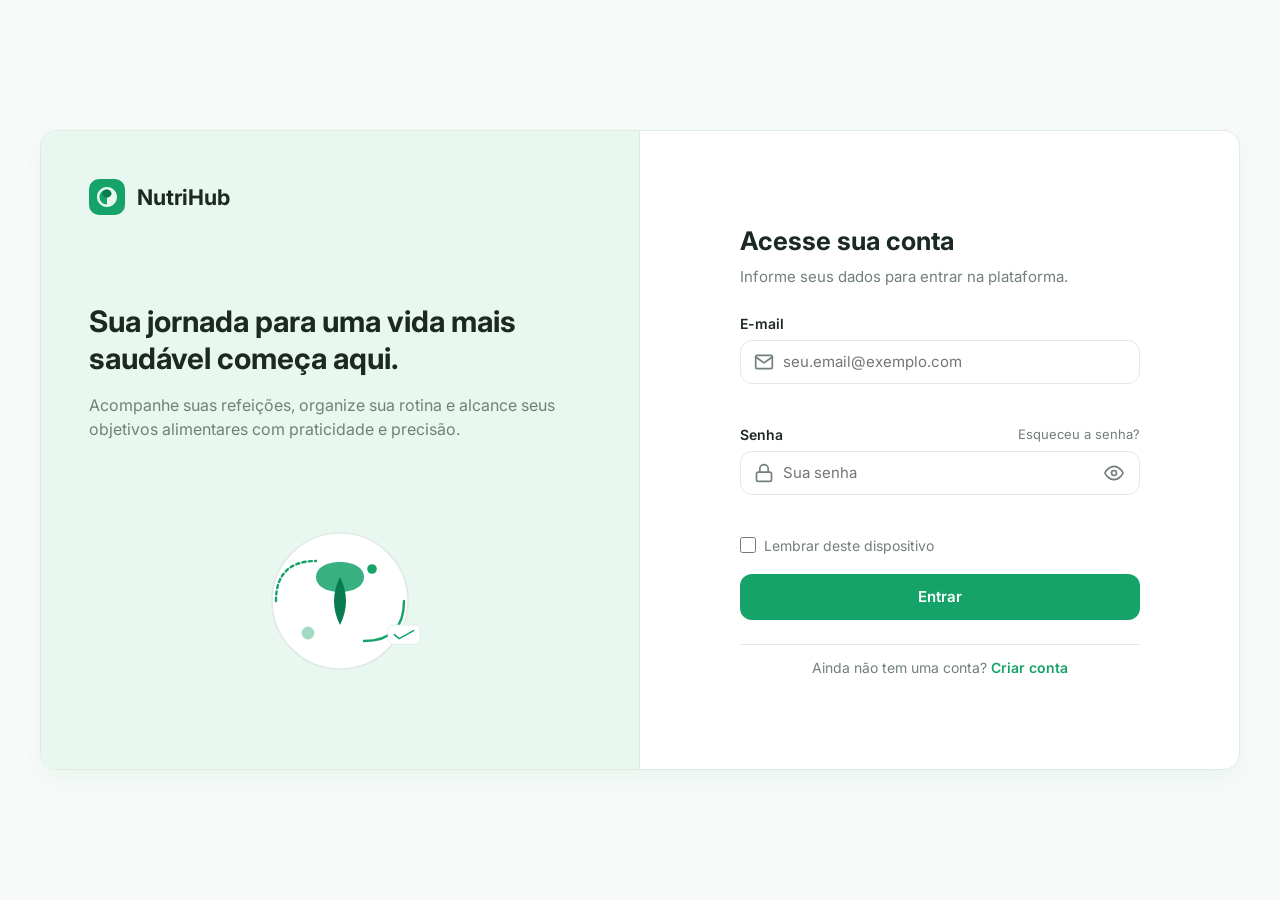
<file: HTML/registro.html>
<!DOCTYPE html>
<html lang="pt-BR">
<head>
  <meta charset="UTF-8">
  <meta name="viewport" content="width=device-width, initial-scale=1.0">
  <title>NutriHub - Registrar Refeição e Hidratação</title>
  <link rel="preconnect" href="https://fonts.googleapis.com">
  <link rel="preconnect" href="https://fonts.gstatic.com" crossorigin>
  <link href="https://fonts.googleapis.com/css2?family=Inter:wght@400;500;600;700&display=swap" rel="stylesheet">
  <link rel="stylesheet" href="../CSS/registro.css">
</head>
<body>

  <div class="dashboard-layout">
    <!-- SIDEBAR FIXA À ESQUERDA -->
    <aside class="sidebar">
      <div class="sidebar-brand">
        <a href="../HTML/home.html" class="brand-logo">
          <svg class="logo-icon" width="32" height="32" viewBox="0 0 36 36" fill="none" xmlns="http://www.w3.org/2000/svg">
            <rect width="36" height="36" rx="10" fill="#16A36A"/>
            <path d="M18 8C12.4772 8 8 12.4772 8 18C8 23.5228 12.4772 28 18 28C23.5228 28 28 23.5228 28 18C28 12.4772 13.8579 10.5 18 10.5V25.5Z" fill="#E8F7EF"/>
            <path d="M22.5 14.5C22.5 16.7091 20.4853 18.5 18 18.5C15.5147 18.5 13.5 16.7091 13.5 14.5C13.5 12.2909 15.5147 10.5 18 10.5C20.4853 10.5 22.5 12.2909 22.5 14.5Z" fill="#087B50"/>
          </svg>
          <span class="brand-name">NutriHub</span>
        </a>
      </div>

      <nav class="sidebar-nav">
        <!-- PRINCIPAL -->
        <div class="nav-group">
          <span class="nav-label">Principal</span>
          <a href="../HTML/home.html" class="nav-item">
            <svg class="nav-icon" width="20" height="20" viewBox="0 0 24 24" fill="none" stroke="currentColor" stroke-width="2"><path d="M3 9l9-7 9 7v11a2 2 0 0 1-2 2H5a2 2 0 0 1-2-2z"></path><polyline points="9 22 9 12 15 12 15 22"></polyline></svg>
            <span>Home</span>
          </a>
        </div>

        <!-- ALIMENTAÇÃO -->
        <div class="nav-group">
          <span class="nav-label">Alimentação</span>
          <a href="../HTML/hist.html" class="nav-item active">
            <svg class="nav-icon" width="20" height="20" viewBox="0 0 24 24" fill="none" stroke="currentColor" stroke-width="2"><circle cx="12" cy="12" r="10"></circle><polyline points="12 6 12 12 16 14"></polyline></svg>
            <span>Histórico Alimentar</span>
          </a>
          <a href="../HTML/plano.html" class="nav-item">
            <svg class="nav-icon" width="20" height="20" viewBox="0 0 24 24" fill="none" stroke="currentColor" stroke-width="2"><rect x="3" y="4" width="18" height="18" rx="2" ry="2"></rect><line x1="16" y1="2" x2="16" y2="6"></line><line x1="8" y1="2" x2="8" y2="6"></line><line x1="3" y1="10" x2="21" y2="10"></line></svg>
            <span>Plano Alimentar</span>
          </a>
        </div>

        <!-- ACOMPANHAMENTO -->
        <div class="nav-group">
          <span class="nav-label">Acompanhamento</span>
          <a href="../HTML/metas.html" class="nav-item">
            <svg class="nav-icon" width="20" height="20" viewBox="0 0 24 24" fill="none" stroke="currentColor" stroke-width="2"><circle cx="12" cy="12" r="10"></circle><circle cx="12" cy="12" r="6"></circle><circle cx="12" cy="12" r="2"></circle></svg>
            <span>Metas</span>
          </a>
          <a href="../HTML/progresso.html" class="nav-item">
            <svg class="nav-icon" width="20" height="20" viewBox="0 0 24 24" fill="none" stroke="currentColor" stroke-width="2"><polyline points="23 6 13.5 15.5 8.5 10.5 1 18"></polyline><polyline points="17 6 23 6 23 12"></polyline></svg>
            <span>Meu Progresso</span>
          </a>
          <a href="../HTML/perfil.html" class="nav-item">
            <svg class="nav-icon" width="20" height="20" viewBox="0 0 24 24" fill="none" stroke="currentColor" stroke-width="2"><path d="M20 21v-2a4 4 0 0 0-4-4H8a4 4 0 0 0-4 4v2"></path><circle cx="12" cy="7" r="4"></circle></svg>
            <span>Meu Perfil</span>
          </a>
        </div>

        <!-- CONFIGURAÇÕES -->
        <div class="nav-group nav-group-bottom">
          <span class="nav-label">Configurações</span>
          <a href="../HTML/config.html" class="nav-item">
            <svg class="nav-icon" width="20" height="20" viewBox="0 0 24 24" fill="none" stroke="currentColor" stroke-width="2"><circle cx="12" cy="12" r="3"></circle><path d="M19.4 15a1.65 1.65 0 0 0 .33 1.82l.06.06a2 2 0 0 1 0 2.83 2 2 0 0 1-2.83 0l-.06-.06a1.65 1.65 0 0 0-1.82-.33 1.65 1.65 0 0 0-1 1.51V21a2 2 0 0 1-2 2 2 2 0 0 1-2-2v-.09A1.65 1.65 0 0 0 9 19.4a1.65 1.65 0 0 0-1.82.33l-.06.06a2 2 0 0 1-2.83 0 2 2 0 0 1 0-2.83l.06-.06a1.65 1.65 0 0 0 .33-1.82 1.65 1.65 0 0 0-1.51-1H3a2 2 0 0 1-2-2 2 2 0 0 1 2-2h.09A1.65 1.65 0 0 0 4.6 9a1.65 1.65 0 0 0-.33-1.82l-.06-.06a2 2 0 0 1 0-2.83 2 2 0 0 1 2.83 0l.06.06a1.65 1.65 0 0 0 1.82.33H9a1.65 1.65 0 0 0 1-1.51V3a2 2 0 0 1 2-2 2 2 0 0 1 2 2v.09a1.65 1.65 0 0 0 1 1.51 1.65 1.65 0 0 0 1.82-.33l.06-.06a2 2 0 0 1 2.83 0 2 2 0 0 1 0 2.83l-.06.06a1.65 1.65 0 0 0-.33 1.82V9a1.65 1.65 0 0 0 1.51 1H21a2 2 0 0 1 2 2 2 2 0 0 1-2 2h-.09a1.65 1.65 0 0 0-1.51 1z"></path></svg>
            <span>Configurações</span>
          </a>
          <a href="../HTML/index.html" class="nav-item nav-logout">
            <svg class="nav-icon" width="20" height="20" viewBox="0 0 24 24" fill="none" stroke="currentColor" stroke-width="2"><path d="M9 21H5a2 2 0 0 1-2-2V5a2 2 0 0 1 2-2h4"></path><polyline points="16 17 21 12 16 7"></polyline><line x1="21" y1="12" x2="9" y2="12"></line></svg>
            <span>Sair da Conta</span>
          </a>
        </div>
      </nav>
    </aside>

    <!-- CONTEÚDO PRINCIPAL -->
    <main class="main-content">
      <header class="page-header">
        <div class="header-titles">
          <h1 class="page-title">Registrar Refeição</h1>
          <p class="page-description">Informe os detalhes da refeição, alimentos e consumo de água.</p>
        </div>
        <div class="header-actions">
          <div class="user-avatar" id="header-avatar">—</div>
        </div>
      </header>

      <form id="registro-form" class="registro-form">
        <!-- SEÇÃO 1: INFORMAÇÕES DA REFEIÇÃO -->
        <section class="section-card">
          <h2 class="section-title">Dados da Refeição</h2>
          <p class="section-subtitle">Identifique o tipo da refeição, a data e o horário.</p>

          <div class="form-grid">
            <div class="form-group">
              <label for="meal-type">Tipo de Refeição</label>
              <select id="meal-type" class="form-select" required>
                <option value="" disabled selected>Selecione a refeição</option>
                <option value="café da manhã">Café da Manhã</option>
                <option value="almoço">Almoço</option>
                <option value="lanche da tarde">Lanche da Tarde</option>
                <option value="jantar">Jantar</option>
                <option value="ceia">Ceia / Lanche da Noite</option>
                <option value="apenas hidratação">Apenas Hidratação (Água)</option>
              </select>
            </div>

            <div class="form-group">
              <label for="meal-date">Data</label>
              <input type="date" id="meal-date" class="form-input" required>
            </div>

            <div class="form-group">
              <label for="meal-time">Horário</label>
              <input type="time" id="meal-time" class="form-input" required>
            </div>

            <div class="form-group">
              <label for="meal-local">Local da Refeição</label>
              <select id="meal-local" class="form-select">
                <option value="">Não informar</option>
                <option value="Em casa">Em casa</option>
                <option value="Trabalho / Escola">Trabalho / Escola</option>
                <option value="Restaurante">Restaurante</option>
                <option value="Outro local">Outro local</option>
              </select>
            </div>

            <div class="form-group full-width">
              <label for="meal-title">Nome da Refeição (opcional)</label>
              <input type="text" id="meal-title" class="form-input" placeholder="Ex: Almoço de domingo, Lanche pré-treino" maxlength="60">
            </div>
          </div>
        </section>

        <!-- SEÇÃO 2: CONSUMO DE ÁGUA (NOVA) 
        <section class="section-card">
          <h2 class="section-title">Consumo de Água (Hidratação)</h2>
          <p class="section-subtitle">Informe se você bebeu água junto com a refeição ou neste horário para atualizar sua meta de hidratação.</p>

          <div class="form-grid">
            <div class="form-group">
              <label for="water-quantity">Quantidade de Água (ml)</label>
              <input type="number" id="water-quantity" class="form-input" placeholder="Ex: 250, 500" min="0" step="50">
            </div>
            <div class="form-group full-width" style="display: flex; gap: 10px; align-items: flex-end;">
              <button type="button" class="btn-secondary" id="btn-add-water-200">+200 ml (Copo)</button>
              <button type="button" class="btn-secondary" id="btn-add-water-500">+500 ml (Garrafa)</button>
            </div>
          </div>
        </section> -->

        <!-- SEÇÃO 3: ALIMENTOS CONSUMIDOS -->
        <section class="section-card">
          <h2 class="section-title">Alimentos e Porções</h2>
          <p class="section-subtitle">Adicione os itens consumidos nesta refeição. Você pode editar ou remover cada item depois de adicionado.</p>

          <div class="food-input-box">
            <div class="form-group food-name-group">
              <label for="food-name">Nome do Alimento</label>
              <input type="text" id="food-name" class="form-input" placeholder="Ex: Arroz integral, Ovos mexidos, Maçã">
            </div>

            <div class="form-group food-qty-group">
              <label for="food-portion">Porção / Quantidade</label>
              <input type="text" id="food-portion" class="form-input" placeholder="Ex: 100g, 2 unidades, 1 fatia">
            </div>

            <div class="form-group food-qty-group">
              <label for="food-calories">Calorias (kcal) — opcional</label>
              <input type="number" id="food-calories" class="form-input" placeholder="Ex: 120" min="0" max="10000" step="any">
            </div>

            <button type="button" class="btn-secondary" id="btn-add-food">+ Adicionar Item</button>
            <button type="button" class="btn-secondary" id="btn-cancel-food-edit" hidden>Cancelar edição</button>
          </div>

          <!-- LISTA DINÂMICA DE ALIMENTOS ADICIONADOS -->
          <div class="added-foods-container">
            <h3 class="added-foods-title">Alimentos na refeição:</h3>
            <ul id="foods-list" class="foods-list">
              <li class="empty-food-msg">Nenhum alimento adicionado até o momento.</li>
            </ul>
            <p class="foods-total" id="foods-total" hidden></p>
          </div>
        </section>

        <!-- SEÇÃO 4: OBSERVAÇÕES -->
        <section class="section-card">
          <h2 class="section-title">Observações</h2>
          <p class="section-subtitle">Anote algo importante sobre esta refeição, como sensações, preparo ou contexto.</p>

          <div class="form-group">
            <label for="meal-notes">Observações (opcional)</label>
            <textarea id="meal-notes" class="form-input" rows="3" maxlength="300" placeholder="Ex: Comi com pressa, me senti satisfeito, refeição preparada em casa."></textarea>
          </div>
        </section>

        <!-- AÇÕES DO FORMULÁRIO -->
        <div class="form-actions">
          <a href="../HTML/hist.html" class="btn-cancel">Cancelar</a>
          <button type="submit" class="btn-primary" id="btn-save-meal">Salvar Refeição</button>
        </div>
      </form>
    </main>
  </div>

  <script src="../JAVASCRIPT/app.js"></script>
</body>
</html>
</file>
<file: CSS/style.css>
/* ==========================================================================
   RESET & VARIÁVEIS NUTRIHUB
   ========================================================================== */
*, *::before, *::after {
  box-sizing: border-box;
  margin: 0;
  padding: 0;
}

:root {
  --primary: #16A36A;
  --primary-dark: #087B50;
  --primary-soft: #E8F7EF;
  --bg-main: #F7FAF8;
  --bg-card: #FFFFFF;
  --text-main: #1C2923;
  --text-muted: #718078;
  --border-color: #E1EAE4;
  --font-sans: 'Inter', system-ui, -apple-system, sans-serif;
  
  --radius-sm: 8px;
  --radius-md: 12px;
  --radius-lg: 16px;
  --shadow-md: 0 10px 25px -5px rgba(22, 163, 106, 0.08);
  --transition: 0.2s cubic-bezier(0.4, 0, 0.2, 1);
}

body {
  font-family: var(--font-sans);
  background-color: var(--bg-main);
  color: var(--text-main);
  min-height: 100vh;
  display: flex;
  align-items: center;
  justify-content: center;
  line-height: 1.5;
  -webkit-font-smoothing: antialiased;
}

/* ==========================================================================
   ESTRUTURA DE DUAS COLUNAS (GRID PRINCIPAL)
   ========================================================================== */
.auth-container {
  display: grid;
  grid-template-columns: 1fr 1fr;
  width: 100%;
  max-width: 1200px;
  min-height: 640px;
  margin: 20px;
  background-color: var(--bg-card);
  border: 1px solid var(--border-color);
  border-radius: var(--radius-lg);
  box-shadow: var(--shadow-md);
  overflow: hidden;
}

/* LADO ESQUERDO — APRESENTAÇÃO E ILUSTRAÇÃO */
.brand-side {
  background-color: var(--primary-soft);
  padding: 48px;
  display: flex;
  flex-direction: column;
  justify-content: space-between;
  border-right: 1px solid var(--border-color);
}

.brand-header {
  display: flex;
  align-items: center;
}

.brand-logo {
  display: flex;
  align-items: center;
  gap: 12px;
  text-decoration: none;
}

.brand-name {
  font-size: 1.35rem;
  font-weight: 700;
  color: var(--text-main);
}

.brand-content {
  display: flex;
  flex-direction: column;
  gap: 16px;
  margin-top: 24px;
}

.brand-title {
  font-size: 1.85rem;
  font-weight: 700;
  color: var(--text-main);
  line-height: 1.25;
}

.brand-description {
  font-size: 1rem;
  color: var(--text-muted);
}

.illustration-container {
  display: flex;
  justify-content: center;
  align-items: center;
  margin-top: 24px;
}

.brand-illustration {
  width: 100%;
  max-width: 320px;
  height: auto;
}

/* LADO DIREITO — FORMULÁRIO */
.form-side {
  padding: 48px;
  display: flex;
  align-items: center;
  justify-content: center;
}

.auth-card {
  width: 100%;
  max-width: 400px;
  display: flex;
  flex-direction: column;
  gap: 24px;
}

.card-header {
  display: flex;
  flex-direction: column;
  gap: 6px;
}

.card-title {
  font-size: 1.6rem;
  font-weight: 700;
  color: var(--text-main);
}

.card-subtitle {
  font-size: 0.9375rem;
  color: var(--text-muted);
}

/* FORMULÁRIO & CAMPOS DE INPUT */
.auth-form {
  display: flex;
  flex-direction: column;
  gap: 18px;
}

.form-group {
  display: flex;
  flex-direction: column;
  gap: 6px;
}

.label-row {
  display: flex;
  justify-content: space-between;
  align-items: center;
}

.form-label {
  font-size: 0.875rem;
  font-weight: 600;
  color: var(--text-main);
}

.input-wrapper {
  position: relative;
  display: flex;
  align-items: center;
}

.input-icon {
  position: absolute;
  left: 14px;
  color: var(--text-muted);
  pointer-events: none;
}

.form-input {
  width: 100%;
  height: 44px;
  padding: 0 40px 0 42px;
  font-family: inherit;
  font-size: 0.9375rem;
  border: 1px solid var(--border-color);
  border-radius: var(--radius-md);
  outline: none;
  background-color: #FFFFFF;
  transition: border-color var(--transition), box-shadow var(--transition);
}

.form-input:focus {
  border-color: var(--primary);
  box-shadow: 0 0 0 4px rgba(22, 163, 106, 0.15);
}

.form-input.input-error {
  border-color: #E53E3E;
}

.toggle-password {
  position: absolute;
  right: 12px;
  background: none;
  border: none;
  color: var(--text-muted);
  cursor: pointer;
  padding: 4px;
  display: flex;
  align-items: center;
}

.error-message {
  font-size: 0.775rem;
  color: #E53E3E;
  min-height: 16px;
}

/* CHECKBOX & LINKS */
.form-options {
  display: flex;
  align-items: center;
}

.checkbox-label {
  display: flex;
  align-items: center;
  gap: 8px;
  cursor: pointer;
}

.custom-checkbox {
  accent-color: var(--primary);
  width: 16px;
  height: 16px;
}

.checkbox-text {
  font-size: 0.875rem;
  color: var(--text-muted);
}

.link-primary {
  color: var(--primary);
  font-weight: 600;
  text-decoration: none;
}

.link-primary:hover {
  text-decoration: underline;
}

.link-secondary {
  color: var(--text-muted);
  font-size: 0.8125rem;
  text-decoration: none;
}

.link-secondary:hover {
  color: var(--primary);
}

/* BOTÃO PRINCIPAL DE SUBMISSÃO */
.btn-primary {
  width: 100%;
  height: 46px;
  background-color: var(--primary);
  color: #FFFFFF;
  border: none;
  border-radius: var(--radius-md);
  font-family: inherit;
  font-size: 0.9375rem;
  font-weight: 600;
  cursor: pointer;
  display: inline-flex;
  align-items: center;
  justify-content: center;
  gap: 8px;
  transition: background-color var(--transition);
}

.btn-primary:hover:not(:disabled) {
  background-color: var(--primary-dark);
}

.btn-primary:disabled {
  background-color: #A0AEC0;
  cursor: not-allowed;
}

.btn-spinner {
  width: 16px;
  height: 16px;
  border: 2px solid rgba(255, 255, 255, 0.3);
  border-radius: 50%;
  border-top-color: #FFFFFF;
  animation: spin 0.8s linear infinite;
}

@keyframes spin {
  to { transform: rotate(360deg); }
}

.card-footer {
  text-align: center;
  padding-top: 12px;
  border-top: 1px solid var(--border-color);
}

.footer-text {
  font-size: 0.875rem;
  color: var(--text-muted);
}

/* RESPONSIVIDADE MOBILE */
@media (max-width: 840px) {
  .auth-container {
    grid-template-columns: 1fr;
    margin: 10px;
  }
  
  .brand-side {
    display: none; /* Oculta a ilustração no telemóvel para focar no login */
  }
  
  .form-side {
    padding: 32px 20px;
  }
}
</file>
<file: CSS/cadastro.css>
/* ==========================================================================
   RESET & CONFIGURAÇÕES BASE
   ========================================================================== */
*, *::before, *::after {
  box-sizing: border-box;
  margin: 0;
  padding: 0;
}

:root {
  /* Paleta de Cores do NutriHub */
  --primary: #16A36A;
  --primary-dark: #087B50;
  --primary-soft: #E8F7EF;
  --bg-main: #F7FAF8;
  --bg-card: #FFFFFF;
  --text-main: #1C2923;
  --text-muted: #718078;
  --border-color: #E1EAE4;
  --error-color: #E53E3E;
  --focus-ring: rgba(22, 163, 106, 0.25);
  
  /* Tipografia & Formatos */
  --font-sans: 'Inter', system-ui, -apple-system, BlinkMacSystemFont, "Segoe UI", Roboto, sans-serif;
  --radius-sm: 6px;
  --radius-md: 10px;
  --radius-lg: 16px;
  --shadow-sm: 0 1px 3px rgba(0, 0, 0, 0.05);
  --shadow-md: 0 10px 25px -5px rgba(22, 163, 106, 0.08), 0 8px 10px -6px rgba(0, 0, 0, 0.01);
  --transition-fast: 0.15s ease;
  --transition-normal: 0.25s ease;
}

body {
  font-family: var(--font-sans);
  background-color: var(--bg-main);
  color: var(--text-main);
  min-height: 100vh;
  display: flex;
  align-items: center;
  justify-content: center;
  line-height: 1.5;
  -webkit-font-smoothing: antialiased;
}

/* ==========================================================================
   LAYOUT PRINCIPAL (DESKTOP GRID 50/50)
   ========================================================================== */
.auth-container {
  display: grid;
  grid-template-columns: 1fr 1fr;
  width: 100%;
  max-width: 1200px;
  min-height: 720px;
  margin: 20px;
  background-color: var(--bg-card);
  border-radius: var(--radius-lg);
  border: 1px solid var(--border-color);
  box-shadow: var(--shadow-md);
  overflow: hidden;
}

/* ==========================================================================
   LADO ESQUERDO — MARCA & APRESENTAÇÃO
   ========================================================================== */
.brand-side {
  background-color: var(--bg-main);
  border-right: 1px solid var(--border-color);
  padding: 48px;
  display: flex;
  flex-direction: column;
  justify-content: space-between;
}

.brand-logo {
  display: inline-flex;
  align-items: center;
  gap: 12px;
  text-decoration: none;
  width: fit-content;
}

.brand-name {
  font-size: 1.5rem;
  font-weight: 700;
  color: var(--text-main);
  letter-spacing: -0.02em;
}

.brand-content {
  margin: auto 0;
  max-width: 440px;
}

.brand-title {
  font-size: 2rem;
  font-weight: 700;
  line-height: 1.25;
  color: var(--text-main);
  margin-bottom: 16px;
  letter-spacing: -0.02em;
}

.brand-description {
  font-size: 1rem;
  color: var(--text-muted);
  line-height: 1.6;
  margin-bottom: 32px;
}

.illustration-container {
  width: 100%;
  display: flex;
  justify-content: center;
  align-items: center;
}

.brand-illustration {
  width: 100%;
  max-width: 320px;
  height: auto;
}

/* ==========================================================================
   LADO DIREITO — FORMULÁRIO DE CADASTRO
   ========================================================================== */
.form-side {
  padding: 48px;
  display: flex;
  align-items: center;
  justify-content: center;
  background-color: var(--bg-card);
}

.auth-card {
  width: 100%;
  max-width: 400px;
}

.card-header {
  margin-bottom: 28px;
}

.card-title {
  font-size: 1.75rem;
  font-weight: 700;
  color: var(--text-main);
  letter-spacing: -0.01em;
  margin-bottom: 6px;
}

.card-subtitle {
  font-size: 0.9375rem;
  color: var(--text-muted);
}

.auth-form {
  display: flex;
  flex-direction: column;
  gap: 18px;
}

/* ==========================================================================
   CAMPOS DE ENTRADA & LABELS
   ========================================================================== */
.form-group {
  display: flex;
  flex-direction: column;
  gap: 6px;
}

.form-label {
  font-size: 0.875rem;
  font-weight: 600;
  color: var(--text-main);
}

.input-wrapper {
  position: relative;
  display: flex;
  align-items: center;
}

.input-icon {
  position: absolute;
  left: 14px;
  color: var(--text-muted);
  pointer-events: none;
  transition: color var(--transition-fast);
}

.form-input {
  width: 100%;
  height: 44px;
  padding: 0 14px 0 42px;
  font-family: inherit;
  font-size: 0.9375rem;
  color: var(--text-main);
  background-color: var(--bg-card);
  border: 1px solid var(--border-color);
  border-radius: var(--radius-md);
  outline: none;
  transition: border-color var(--transition-fast), box-shadow var(--transition-fast);
}

.form-input::placeholder {
  color: #A0AEC0;
}

.form-input:focus {
  border-color: var(--primary);
  box-shadow: 0 0 0 4px var(--focus-ring);
}

.form-input:focus + .input-icon,
.input-wrapper:focus-within .input-icon {
  color: var(--primary);
}

/* Estado de Erro nos Inputs */
.form-input.input-error {
  border-color: var(--error-color);
}

.form-input.input-error:focus {
  box-shadow: 0 0 0 4px rgba(229, 62, 62, 0.15);
}

.error-message {
  font-size: 0.75rem;
  color: var(--error-color);
  min-height: 16px;
  display: block;
}

.block-error {
  margin-top: 4px;
}

/* Botão Olho (Senha) */
.toggle-password {
  position: absolute;
  right: 12px;
  background: none;
  border: none;
  cursor: pointer;
  color: var(--text-muted);
  display: flex;
  align-items: center;
  justify-content: center;
  padding: 4px;
  border-radius: var(--radius-sm);
  transition: color var(--transition-fast);
}

.toggle-password:hover {
  color: var(--text-main);
}

.toggle-password:focus-visible {
  outline: 2px solid var(--primary);
}

/* ==========================================================================
   CHECKBOX & TERMOS DE USO
   ========================================================================== */
.form-options {
  display: flex;
  flex-direction: column;
}

.terms-option {
  gap: 2px;
}

.checkbox-label {
  display: flex;
  align-items: flex-start;
  gap: 10px;
  cursor: pointer;
  user-select: none;
}

.custom-checkbox {
  appearance: none;
  width: 18px;
  height: 18px;
  border: 1px solid var(--border-color);
  border-radius: var(--radius-sm);
  background-color: var(--bg-card);
  cursor: pointer;
  display: grid;
  place-content: center;
  margin-top: 2px;
  flex-shrink: 0;
  transition: background-color var(--transition-fast), border-color var(--transition-fast);
}

.custom-checkbox::before {
  content: "";
  width: 10px;
  height: 10px;
  transform: scale(0);
  transition: transform var(--transition-fast);
  box-shadow: inset 1em 1em var(--bg-card);
  transform-origin: center;
  clip-path: polygon(14% 44%, 0 65%, 50% 100%, 100% 16%, 80% 0%, 43% 62%);
}

.custom-checkbox:checked {
  background-color: var(--primary);
  border-color: var(--primary);
}

.custom-checkbox:checked::before {
  transform: scale(1);
}

.custom-checkbox:focus-visible {
  outline: 2px solid var(--primary);
  outline-offset: 2px;
}

.checkbox-text {
  font-size: 0.8125rem;
  color: var(--text-muted);
  line-height: 1.4;
}

/* Links */
.link-primary {
  color: var(--primary);
  font-weight: 600;
  text-decoration: none;
  transition: color var(--transition-fast);
}

.link-primary:hover {
  color: var(--primary-dark);
  text-decoration: underline;
}

.link-secondary {
  color: var(--text-main);
  font-weight: 500;
  text-decoration: underline;
}

.link-secondary:hover {
  color: var(--primary);
}

/* ==========================================================================
   BOTÃO PRINCIPAL & BOTÃO DE CARREGAMENTO
   ========================================================================== */
.btn-primary {
  width: 100%;
  height: 46px;
  background-color: var(--primary);
  color: #FFFFFF;
  font-family: inherit;
  font-size: 0.9375rem;
  font-weight: 600;
  border: none;
  border-radius: var(--radius-md);
  cursor: pointer;
  display: flex;
  align-items: center;
  justify-content: center;
  gap: 10px;
  margin-top: 6px;
  transition: background-color var(--transition-fast), transform var(--transition-fast);
}

.btn-primary:hover {
  background-color: var(--primary-dark);
}

.btn-primary:active {
  transform: translateY(1px);
}

.btn-primary:focus-visible {
  outline: 2px solid var(--primary-dark);
  outline-offset: 2px;
}

.btn-primary:disabled {
  background-color: #A0AEC0;
  cursor: not-allowed;
  transform: none;
}

.btn-spinner {
  width: 18px;
  height: 18px;
  border: 2px solid rgba(255, 255, 255, 0.3);
  border-radius: 50%;
  border-top-color: #FFFFFF;
  animation: spin 0.8s linear infinite;
}

@keyframes spin {
  to {
    transform: rotate(360deg);
  }
}

/* ==========================================================================
   RODAPÉ DO CARD
   ========================================================================== */
.card-footer {
  margin-top: 24px;
  text-align: center;
}

.footer-text {
  font-size: 0.875rem;
  color: var(--text-muted);
}

/* ==========================================================================
   RESPONSIVIDADE (MOBILE & TABLETS)
   ========================================================================== */
@media (max-width: 900px) {
  body {
    background-color: var(--bg-card);
    align-items: flex-start;
  }

  .auth-container {
    grid-template-columns: 1fr;
    max-width: 100%;
    min-height: 100vh;
    margin: 0;
    border: none;
    border-radius: 0;
    box-shadow: none;
  }

  .brand-side {
    padding: 32px 24px 16px 24px;
    border-right: none;
    border-bottom: 1px solid var(--border-color);
  }

  .brand-content {
    margin: 20px 0 0 0;
  }

  .brand-title {
    font-size: 1.5rem;
  }

  .illustration-container {
    display: none; /* Oculta a ilustração no mobile para dar foco total ao formulário */
  }

  .form-side {
    padding: 32px 24px;
  }

  .auth-card {
    max-width: 100%;
  }
}
</file>
<file: CSS/config.css>
*, *::before, *::after {
  box-sizing: border-box;
  margin: 0;
  padding: 0;
}

:root {
  --primary: #16A36A;
  --primary-dark: #087B50;
  --primary-soft: #E8F7EF;
  --bg-main: #F7FAF8;
  --bg-card: #FFFFFF;
  --text-main: #1C2923;
  --text-muted: #718078;
  --border-color: #E1EAE4;
  --font-sans: 'Inter', system-ui, -apple-system, sans-serif;
  --radius-sm: 8px;
  --radius-md: 12px;
  --radius-lg: 16px;
  --shadow-sm: 0 2px 8px rgba(0, 0, 0, 0.04);
  --transition: 0.2s cubic-bezier(0.4, 0, 0.2, 1);
}

body {
  font-family: var(--font-sans);
  background-color: var(--bg-main);
  color: var(--text-main);
  min-height: 100vh;
  line-height: 1.5;
}

.dashboard-layout {
  display: flex;
  min-height: 100vh;
}

.sidebar {
  width: 260px;
  background-color: var(--bg-card);
  border-right: 1px solid var(--border-color);
  display: flex;
  flex-direction: column;
  position: fixed;
  top: 0; bottom: 0; left: 0;
  z-index: 100;
  padding: 24px 16px;
}

.sidebar-brand {
  padding: 0 12px 24px 12px;
}

.brand-logo {
  display: flex;
  align-items: center;
  gap: 12px;
  text-decoration: none;
}

.brand-name {
  font-size: 1.25rem;
  font-weight: 700;
  color: var(--text-main);
}

.sidebar-nav {
  display: flex;
  flex-direction: column;
  gap: 20px;
  flex: 1;
}

.nav-group {
  display: flex;
  flex-direction: column;
  gap: 4px;
}

.nav-label {
  font-size: 0.75rem;
  font-weight: 700;
  text-transform: uppercase;
  letter-spacing: 0.05em;
  color: var(--text-muted);
  padding: 0 12px 6px 12px;
}

.nav-item {
  display: flex;
  align-items: center;
  gap: 12px;
  padding: 10px 12px;
  border-radius: var(--radius-md);
  color: var(--text-muted);
  text-decoration: none;
  font-size: 0.9375rem;
  font-weight: 500;
  transition: all var(--transition);
}

.nav-item:hover {
  background-color: var(--bg-main);
  color: var(--text-main);
}

.nav-item.active {
  background-color: var(--primary-soft);
  color: var(--primary-dark);
  font-weight: 600;
}

.nav-group-bottom {
  margin-top: auto;
}

.nav-logout:hover {
  background-color: #FFF5F5;
  color: #E53E3E;
}

.main-content {
  margin-left: 260px;
  flex: 1;
  padding: 32px 40px;
  display: flex;
  flex-direction: column;
  gap: 24px;
}

.page-header {
  display: flex;
  justify-content: space-between;
  align-items: flex-start;
}

.page-title {
  font-size: 1.75rem;
  font-weight: 700;
  color: var(--text-main);
  letter-spacing: -0.02em;
}

.page-description {
  font-size: 0.9375rem;
  color: var(--text-muted);
  margin-top: 2px;
}

.user-avatar {
  width: 40px;
  height: 40px;
  border-radius: 50%;
  background-color: var(--primary-soft);
  color: var(--primary-dark);
  font-weight: 700;
  font-size: 0.875rem;
  display: flex;
  align-items: center;
  justify-content: center;
}

.settings-form {
  display: flex;
  flex-direction: column;
  gap: 24px;
}

.section-card {
  background-color: var(--bg-card);
  border: 1px solid var(--border-color);
  border-radius: var(--radius-lg);
  padding: 28px;
  box-shadow: var(--shadow-sm);
  display: flex;
  flex-direction: column;
  gap: 20px;
}

.section-title {
  font-size: 1.25rem;
  font-weight: 700;
  color: var(--text-main);
  display: flex;
  align-items: center;
  gap: 10px;
}

.section-subtitle {
  font-size: 0.875rem;
  color: var(--text-muted);
  margin-top: -14px;
}

.badge-beta {
  background-color: #FEF3C7;
  color: #D97706;
  font-size: 0.75rem;
  padding: 2px 8px;
  border-radius: 12px;
  font-weight: 600;
}

.toggle-list {
  display: flex;
  flex-direction: column;
  gap: 16px;
}

.toggle-item {
  display: flex;
  justify-content: space-between;
  align-items: center;
  padding-bottom: 16px;
  border-bottom: 1px solid var(--border-color);
}

.toggle-item:last-child {
  border-bottom: none;
  padding-bottom: 0;
}

.toggle-info {
  display: flex;
  flex-direction: column;
}

.toggle-title {
  font-size: 0.9375rem;
  font-weight: 600;
  color: var(--text-main);
}

.toggle-desc {
  font-size: 0.8125rem;
  color: var(--text-muted);
}

.switch {
  position: relative;
  display: inline-block;
  width: 44px;
  height: 24px;
  flex-shrink: 0;
}

.switch input {
  opacity: 0;
  width: 0;
  height: 0;
}

.slider {
  position: absolute;
  cursor: pointer;
  top: 0; left: 0; right: 0; bottom: 0;
  background-color: #CBD5E1;
  transition: 0.3s;
  border-radius: 24px;
}

.slider::before {
  position: absolute;
  content: "";
  height: 18px;
  width: 18px;
  left: 3px;
  bottom: 3px;
  background-color: white;
  transition: 0.3s;
  border-radius: 50%;
}

input:checked + .slider {
  background-color: var(--primary);
}

input:checked + .slider::before {
  transform: translateX(20px);
}

.form-grid {
  display: grid;
  grid-template-columns: repeat(2, 1fr);
  gap: 20px;
}

.form-group {
  display: flex;
  flex-direction: column;
  gap: 8px;
}

.form-group.full-width {
  grid-column: span 2;
}

.form-group label {
  font-size: 0.875rem;
  font-weight: 600;
  color: var(--text-main);
}

.form-input {
  width: 100%;
  height: 44px;
  padding: 0 14px;
  font-family: inherit;
  font-size: 0.9375rem;
  border: 1px solid var(--border-color);
  border-radius: var(--radius-sm);
  outline: none;
  background-color: var(--bg-main);
  color: var(--text-main);
  transition: border-color var(--transition);
}

.form-input:focus {
  border-color: var(--primary);
  background-color: #FFFFFF;
}

.form-actions {
  display: flex;
  justify-content: flex-end;
}

.btn-primary {
  background-color: var(--primary);
  color: #FFFFFF;
  border: none;
  border-radius: var(--radius-md);
  padding: 12px 28px;
  font-family: inherit;
  font-size: 0.9375rem;
  font-weight: 600;
  cursor: pointer;
  transition: background-color var(--transition);
}

.btn-primary:hover {
  background-color: var(--primary-dark);
}

@media (max-width: 1024px) {
  .form-grid {
    grid-template-columns: 1fr;
  }
  .form-group.full-width {
    grid-column: span 1;
  }
}

@media (max-width: 768px) {
  .dashboard-layout {
    flex-direction: column;
  }
  .sidebar {
    width: 100%;
    position: relative;
    height: auto;
  }
  .main-content {
    margin-left: 0;
    padding: 20px;
  }
}
</file>
<file: CSS/hist.css>
*, *::before, *::after {
  box-sizing: border-box;
  margin: 0;
  padding: 0;
}

:root {
  --primary: #16A36A;
  --primary-dark: #087B50;
  --primary-soft: #E8F7EF;
  --primary-line: #BFE6D2;
  --bg-main: #F7FAF8;
  --bg-card: #FFFFFF;
  --text-main: #1C2923;
  --text-muted: #718078;
  --border-color: #E1EAE4;
  --danger: #E53E3E;
  --danger-soft: #FFF1F1;
  --water: #2B8FD9;
  --water-soft: #E7F3FC;
  --font-sans: 'Inter', system-ui, -apple-system, sans-serif;

  --radius-sm: 8px;
  --radius-md: 12px;
  --radius-lg: 16px;
  --shadow-sm: 0 2px 8px rgba(0, 0, 0, 0.04);
  --shadow-md: 0 10px 25px -5px rgba(22, 163, 106, 0.12);
  --transition: 0.2s cubic-bezier(0.4, 0, 0.2, 1);
}

[hidden] {
  display: none !important;
}

body {
  font-family: var(--font-sans);
  background-color: var(--bg-main);
  color: var(--text-main);
  min-height: 100vh;
  line-height: 1.5;
  -webkit-font-smoothing: antialiased;
}

.dashboard-layout {
  display: flex;
  min-height: 100vh;
}

.sidebar {
  width: 260px;
  background-color: var(--bg-card);
  border-right: 1px solid var(--border-color);
  display: flex;
  flex-direction: column;
  position: fixed;
  top: 0;
  bottom: 0;
  left: 0;
  z-index: 100;
  padding: 24px 16px;
}

.sidebar-brand {
  padding: 0 12px 24px 12px;
}

.brand-logo {
  display: flex;
  align-items: center;
  gap: 12px;
  text-decoration: none;
}

.brand-name {
  font-size: 1.25rem;
  font-weight: 700;
  color: var(--text-main);
}

.sidebar-nav {
  display: flex;
  flex-direction: column;
  gap: 20px;
  flex: 1;
}

.nav-group {
  display: flex;
  flex-direction: column;
  gap: 4px;
}

.nav-label {
  font-size: 0.75rem;
  font-weight: 700;
  text-transform: uppercase;
  letter-spacing: 0.05em;
  color: var(--text-muted);
  padding: 0 12px 6px 12px;
}

.nav-item {
  display: flex;
  align-items: center;
  gap: 12px;
  padding: 10px 12px;
  border-radius: var(--radius-md);
  color: var(--text-muted);
  text-decoration: none;
  font-size: 0.9375rem;
  font-weight: 500;
  transition: all var(--transition);
}

.nav-item:hover {
  background-color: var(--bg-main);
  color: var(--text-main);
}

.nav-item.active {
  background-color: var(--primary-soft);
  color: var(--primary-dark);
  font-weight: 600;
}

.nav-group-bottom {
  margin-top: auto;
}

.nav-logout:hover {
  background-color: #FFF5F5;
  color: #E53E3E;
}

.main-content {
  margin-left: 260px;
  flex: 1;
  min-width: 0;
  padding: 32px 40px 48px;
  display: flex;
  flex-direction: column;
  gap: 24px;
}

.page-header {
  display: flex;
  justify-content: space-between;
  align-items: flex-start;
  gap: 16px;
}

.page-title {
  font-size: 1.75rem;
  font-weight: 700;
  color: var(--text-main);
  letter-spacing: -0.02em;
}

.page-description {
  font-size: 0.9375rem;
  color: var(--text-muted);
  margin-top: 2px;
}

.header-actions {
  display: flex;
  align-items: center;
  gap: 16px;
}

.btn-icon {
  width: 40px;
  height: 40px;
  border-radius: 50%;
  border: 1px solid var(--border-color);
  background-color: var(--bg-card);
  color: var(--text-muted);
  display: flex;
  align-items: center;
  justify-content: center;
  cursor: pointer;
  transition: background-color var(--transition), color var(--transition);
}

.btn-icon:hover {
  background-color: var(--bg-main);
  color: var(--text-main);
}

.user-avatar {
  width: 40px;
  height: 40px;
  border-radius: 50%;
  background-color: var(--primary-soft);
  color: var(--primary-dark);
  font-weight: 700;
  font-size: 0.875rem;
  display: flex;
  align-items: center;
  justify-content: center;
}

.action-bar-top {
  display: flex;
}

.btn-primary {
  background-color: var(--primary);
  color: #FFFFFF;
  border: none;
  border-radius: var(--radius-md);
  padding: 12px 22px;
  font-family: inherit;
  font-size: 0.9375rem;
  font-weight: 600;
  text-decoration: none;
  cursor: pointer;
  display: inline-flex;
  align-items: center;
  gap: 8px;
  box-shadow: 0 6px 16px -6px rgba(22, 163, 106, 0.55);
  transition: background-color var(--transition), transform var(--transition), box-shadow var(--transition);
}

.btn-primary:hover {
  background-color: var(--primary-dark);
  transform: translateY(-1px);
  box-shadow: 0 10px 20px -8px rgba(8, 123, 80, 0.6);
}

.btn-primary:active {
  transform: translateY(0);
}

.metrics-grid {
  display: grid;
  grid-template-columns: repeat(4, 1fr);
  gap: 16px;
}

.metric-card {
  background-color: var(--bg-card);
  border: 1px solid var(--border-color);
  border-radius: var(--radius-lg);
  padding: 20px;
  display: flex;
  align-items: center;
  gap: 16px;
  box-shadow: var(--shadow-sm);
  transition: transform var(--transition), box-shadow var(--transition), border-color var(--transition);
}

.metric-card:hover {
  transform: translateY(-2px);
  border-color: var(--primary-line);
  box-shadow: var(--shadow-md);
}

.metric-icon {
  width: 48px;
  height: 48px;
  border-radius: var(--radius-md);
  background-color: var(--primary-soft);
  display: flex;
  align-items: center;
  justify-content: center;
  flex-shrink: 0;
}

.metric-data {
  display: flex;
  flex-direction: column;
  min-width: 0;
}

.metric-value {
  font-size: 1.6rem;
  font-weight: 700;
  color: var(--text-main);
  line-height: 1.2;
  letter-spacing: -0.02em;
}

.metric-date {
  font-size: 1.15rem;
  padding-top: 4px;
}

.metric-label {
  font-size: 0.8125rem;
  color: var(--text-muted);
  margin-top: 2px;
}

.filters-card {
  background-color: var(--bg-card);
  border: 1px solid var(--border-color);
  border-radius: var(--radius-lg);
  padding: 14px 16px;
  display: flex;
  align-items: center;
  gap: 12px;
  box-shadow: var(--shadow-sm);
  flex-wrap: wrap;
}

.filter-group {
  position: relative;
  display: flex;
  align-items: center;
}

.search-group {
  flex: 1;
  min-width: 240px;
}

.search-icon {
  position: absolute;
  left: 14px;
  color: var(--text-muted);
  pointer-events: none;
}

.filter-input {
  width: 100%;
  height: 42px;
  padding: 0 14px 0 40px;
  font-family: inherit;
  font-size: 0.875rem;
  color: var(--text-main);
  border: 1px solid var(--border-color);
  border-radius: var(--radius-sm);
  outline: none;
  background-color: var(--bg-main);
  transition: border-color var(--transition), box-shadow var(--transition), background-color var(--transition);
}

.filter-input:focus {
  border-color: var(--primary);
  background-color: var(--bg-card);
  box-shadow: 0 0 0 4px rgba(22, 163, 106, 0.12);
}

.date-input {
  padding-left: 14px;
}

.filter-select {
  height: 42px;
  padding: 0 34px 0 14px;
  font-family: inherit;
  font-size: 0.875rem;
  border: 1px solid var(--border-color);
  border-radius: var(--radius-sm);
  outline: none;
  background-color: var(--bg-main);
  color: var(--text-main);
  cursor: pointer;
  appearance: none;
  background-image: url("data:image/svg+xml,%3Csvg width='12' height='12' viewBox='0 0 24 24' fill='none' stroke='%23718078' stroke-width='2.5' stroke-linecap='round' stroke-linejoin='round' xmlns='http://www.w3.org/2000/svg'%3E%3Cpolyline points='6 9 12 15 18 9'%3E%3C/polyline%3E%3C/svg%3E");
  background-repeat: no-repeat;
  background-position: right 12px center;
  transition: border-color var(--transition), box-shadow var(--transition);
}

.filter-select:hover {
  border-color: var(--primary-line);
}

.filter-select:focus {
  border-color: var(--primary);
  box-shadow: 0 0 0 4px rgba(22, 163, 106, 0.12);
}

.btn-clear {
  height: 42px;
  background: none;
  border: 1px solid transparent;
  border-radius: var(--radius-sm);
  color: var(--text-muted);
  font-family: inherit;
  font-size: 0.875rem;
  font-weight: 600;
  cursor: pointer;
  padding: 0 14px;
  transition: all var(--transition);
}

.btn-clear:hover {
  color: var(--danger);
  background-color: var(--danger-soft);
}

.view-header {
  display: flex;
  justify-content: space-between;
  align-items: center;
  margin-top: 8px;
}

.section-title {
  font-size: 1.25rem;
  font-weight: 700;
  color: var(--text-main);
  letter-spacing: -0.01em;
}

.view-toggle {
  display: flex;
  background-color: var(--border-color);
  padding: 3px;
  border-radius: var(--radius-sm);
  gap: 2px;
}

.toggle-btn {
  background: none;
  border: none;
  padding: 7px 14px;
  border-radius: 6px;
  font-family: inherit;
  font-size: 0.8125rem;
  font-weight: 600;
  color: var(--text-muted);
  cursor: pointer;
  display: flex;
  align-items: center;
  gap: 6px;
  transition: all var(--transition);
}

.toggle-btn:hover {
  color: var(--text-main);
}

.toggle-btn.active {
  background-color: var(--bg-card);
  color: var(--primary-dark);
  box-shadow: 0 1px 3px rgba(0, 0, 0, 0.08);
}

.content-display {
  display: flex;
  flex-direction: column;
}

.empty-state-card {
  background-color: var(--bg-card);
  border: 1px dashed var(--primary-line);
  border-radius: var(--radius-lg);
  padding: 56px 24px;
  display: flex;
  flex-direction: column;
  align-items: center;
  text-align: center;
  box-shadow: var(--shadow-sm);
}

.empty-illustration {
  margin-bottom: 20px;
}

.empty-title {
  font-size: 1.25rem;
  font-weight: 700;
  color: var(--text-main);
  margin-bottom: 8px;
}

.empty-text {
  font-size: 0.9375rem;
  color: var(--text-muted);
  max-width: 440px;
  margin-bottom: 24px;
  line-height: 1.5;
}

.empty-state-card .empty-text:last-child {
  margin-bottom: 0;
}

.meals-list-container {
  display: flex;
  flex-direction: column;
  gap: 28px;
}

.meal-day-group {
  display: flex;
  flex-direction: column;
  gap: 12px;
}

.meal-day-title {
  display: flex;
  align-items: center;
  gap: 14px;
  font-size: 0.9375rem;
  font-weight: 700;
  color: var(--primary-dark);
  white-space: nowrap;
}

.meal-day-title::after {
  content: '';
  flex: 1;
  height: 1px;
  background: linear-gradient(to right, var(--border-color), transparent);
}

.meal-card {
  display: grid;
  grid-template-columns: auto 1fr auto;
  align-items: flex-start;
  gap: 16px;
  background-color: var(--bg-card);
  border: 1px solid var(--border-color);
  border-left: 4px solid var(--primary);
  border-radius: var(--radius-lg);
  padding: 18px 20px;
  box-shadow: var(--shadow-sm);
  transition: transform var(--transition), box-shadow var(--transition), border-color var(--transition);
}

.meal-card:hover {
  transform: translateY(-2px);
  box-shadow: var(--shadow-md);
}

.meal-card-icon {
  width: 48px;
  height: 48px;
  border-radius: 14px;
  background-color: var(--primary-soft);
  display: flex;
  align-items: center;
  justify-content: center;
  font-size: 1.45rem;
  line-height: 1;
}

.meal-card-body {
  display: flex;
  flex-direction: column;
  gap: 10px;
  min-width: 0;
}

.meal-card-top {
  display: flex;
  align-items: center;
  gap: 10px;
  flex-wrap: wrap;
}

.meal-card-title {
  font-size: 1rem;
  font-weight: 700;
  color: var(--text-main);
  word-break: break-word;
}

.meal-card-time {
  display: inline-flex;
  align-items: center;
  padding: 2px 10px;
  border-radius: 999px;
  background-color: var(--bg-main);
  border: 1px solid var(--border-color);
  font-size: 0.78rem;
  font-weight: 700;
  color: var(--text-muted);
  font-variant-numeric: tabular-nums;
}

.meal-card-meta {
  display: flex;
  flex-wrap: wrap;
  gap: 8px;
}

.meal-card-type,
.meal-card-local,
.meal-card-water,
.meal-card-kcal {
  display: inline-flex;
  align-items: center;
  gap: 4px;
  padding: 3px 10px;
  border-radius: 999px;
  font-size: 0.78rem;
  font-weight: 600;
  line-height: 1.5;
}

.meal-card-type {
  background-color: var(--primary-soft);
  color: var(--primary-dark);
}

.meal-card-local {
  background-color: #F1F4F2;
  color: #55635B;
}

.meal-card-water {
  background-color: var(--water-soft);
  color: var(--water);
}

.meal-card-kcal {
  background-color: #FFF1E3;
  color: #C2610C;
}

.meal-card-foods {
  list-style: none;
  display: flex;
  flex-direction: column;
  border: 1px solid var(--border-color);
  border-radius: var(--radius-md);
  background-color: var(--bg-main);
  overflow: hidden;
}

.meal-card-foods li {
  display: flex;
  align-items: baseline;
  gap: 10px;
  padding: 9px 14px;
  font-size: 0.875rem;
}

.meal-card-foods li + li {
  border-top: 1px solid var(--border-color);
}

.meal-food-name {
  flex: 1;
  min-width: 0;
  font-weight: 600;
  color: var(--text-main);
  word-break: break-word;
}

.meal-food-portion {
  color: var(--text-muted);
  font-size: 0.82rem;
}

.meal-food-kcal {
  color: var(--primary-dark);
  font-size: 0.78rem;
  font-weight: 700;
  white-space: nowrap;
}

.meal-card-desc {
  font-size: 0.875rem;
  color: var(--text-muted);
  font-style: italic;
  padding-left: 12px;
  border-left: 2px solid var(--border-color);
}

.meal-card-actions {
  display: flex;
  align-items: center;
}

.btn-delete-meal {
  display: inline-flex;
  align-items: center;
  padding: 7px 14px;
  background-color: var(--bg-card);
  border: 1px solid var(--border-color);
  border-radius: var(--radius-sm);
  color: var(--text-muted);
  font-family: inherit;
  font-size: 0.8125rem;
  font-weight: 600;
  cursor: pointer;
  transition: all var(--transition);
}

.btn-delete-meal:hover {
  background-color: var(--danger-soft);
  border-color: #F7C6C6;
  color: var(--danger);
}

.meal-type-cafe { border-left-color: #E8A317; }
.meal-type-cafe .meal-card-icon { background-color: #FFF4DC; }

.meal-type-almoco { border-left-color: var(--primary); }
.meal-type-almoco .meal-card-icon { background-color: var(--primary-soft); }

.meal-type-lanche { border-left-color: #F0701F; }
.meal-type-lanche .meal-card-icon { background-color: #FFEBDD; }

.meal-type-jantar { border-left-color: #5B63D3; }
.meal-type-jantar .meal-card-icon { background-color: #EAEBFB; }

.meal-type-ceia { border-left-color: #8A5CD0; }
.meal-type-ceia .meal-card-icon { background-color: #F1E9FB; }

.meal-type-hidratacao { border-left-color: var(--water); }
.meal-type-hidratacao .meal-card-icon { background-color: var(--water-soft); }

.meal-type-outro { border-left-color: #9AA8A0; }
.meal-type-outro .meal-card-icon { background-color: #EEF2EF; }

.calendar-card {
  background-color: var(--bg-card);
  border: 1px solid var(--border-color);
  border-radius: var(--radius-lg);
  padding: 24px;
  box-shadow: var(--shadow-sm);
}

.calendar-header {
  display: flex;
  justify-content: space-between;
  align-items: center;
  margin-bottom: 20px;
}

.cal-nav-btn {
  background: var(--bg-card);
  border: 1px solid var(--border-color);
  border-radius: var(--radius-sm);
  width: 36px;
  height: 36px;
  color: var(--text-muted);
  font-size: 1rem;
  font-weight: 700;
  cursor: pointer;
  transition: all var(--transition);
}

.cal-nav-btn:hover {
  background-color: var(--primary-soft);
  border-color: var(--primary-line);
  color: var(--primary-dark);
}

.calendar-month-title {
  font-size: 1.1rem;
  font-weight: 700;
}

.calendar-weekdays {
  display: grid;
  grid-template-columns: repeat(7, 1fr);
  text-align: center;
  font-size: 0.75rem;
  font-weight: 700;
  text-transform: uppercase;
  letter-spacing: 0.04em;
  color: var(--text-muted);
  margin-bottom: 12px;
}

.calendar-days-grid {
  display: grid;
  grid-template-columns: repeat(7, 1fr);
  gap: 8px;
}

.cal-day {
  position: relative;
  height: 56px;
  border-radius: var(--radius-md);
  border: 1px solid var(--border-color);
  background-color: var(--bg-card);
  color: var(--text-main);
  font-family: inherit;
  display: flex;
  align-items: center;
  justify-content: center;
  font-size: 0.9rem;
  font-weight: 500;
  cursor: pointer;
  transition: all var(--transition);
}

.cal-day:hover {
  border-color: var(--primary);
  background-color: var(--primary-soft);
  transform: translateY(-1px);
}

.cal-day.is-empty {
  border: none;
  background: none;
  cursor: default;
  pointer-events: none;
}

.cal-day.has-meals {
  background-color: var(--primary-soft);
  border-color: var(--primary-line);
  color: var(--primary-dark);
  font-weight: 700;
}

.cal-day.today {
  background-color: var(--primary);
  color: #FFFFFF;
  font-weight: 700;
  border-color: var(--primary);
}

.cal-day.selected {
  outline: 2px solid var(--primary-dark);
  outline-offset: 2px;
}

.cal-day-count {
  position: absolute;
  top: 5px;
  right: 6px;
  min-width: 18px;
  height: 18px;
  padding: 0 5px;
  border-radius: 9px;
  background-color: var(--primary);
  color: #FFFFFF;
  font-size: 0.66rem;
  font-weight: 700;
  display: flex;
  align-items: center;
  justify-content: center;
}

.cal-day.today .cal-day-count {
  background-color: #FFFFFF;
  color: var(--primary-dark);
}

@media (max-width: 1024px) {
  .metrics-grid {
    grid-template-columns: repeat(2, 1fr);
  }
}

@media (max-width: 768px) {
  .dashboard-layout {
    flex-direction: column;
  }

  .sidebar {
    width: 100%;
    height: auto;
    position: relative;
    padding: 16px;
  }

  .main-content {
    margin-left: 0;
    padding: 20px;
  }

  .metrics-grid {
    grid-template-columns: 1fr;
  }

  .filters-card {
    flex-direction: column;
    align-items: stretch;
  }

  .meal-card {
    grid-template-columns: auto 1fr;
  }

  .meal-card-actions {
    grid-column: 1 / -1;
    justify-content: flex-end;
  }

  .calendar-card {
    padding: 14px;
  }

  .cal-day {
    height: 44px;
  }
}
</file>
<file: CSS/home.css>
/* ==========================================================================
   RESET & VARIÁVEIS NUTRIHUB
   ========================================================================== */
*, *::before, *::after {
  box-sizing: border-box;
  margin: 0;
  padding: 0;
}

:root {
  --primary: #16A36A;
  --primary-dark: #087B50;
  --primary-soft: #E8F7EF;
  --bg-main: #F7FAF8;
  --bg-card: #FFFFFF;
  --text-main: #1C2923;
  --text-muted: #718078;
  --border-color: #E1EAE4;
  --font-sans: 'Inter', system-ui, -apple-system, sans-serif;

  --radius-sm: 8px;
  --radius-md: 12px;
  --radius-lg: 16px;
  --shadow-sm: 0 2px 8px rgba(0, 0, 0, 0.04);
  --shadow-md: 0 10px 25px -5px rgba(22, 163, 106, 0.08);
  --transition: 0.2s cubic-bezier(0.4, 0, 0.2, 1);
}

body {
  font-family: var(--font-sans);
  background-color: var(--bg-main);
  color: var(--text-main);
  min-height: 100vh;
  line-height: 1.5;
  -webkit-font-smoothing: antialiased;
}

.dashboard-layout {
  display: flex;
  min-height: 100vh;
}

/* ==========================================================================
   SIDEBAR FIXA À ESQUERDA
   ========================================================================== */
.sidebar {
  width: 260px;
  background-color: var(--bg-card);
  border-right: 1px solid var(--border-color);
  display: flex;
  flex-direction: column;
  position: fixed;
  top: 0;
  bottom: 0;
  left: 0;
  z-index: 100;
  padding: 24px 16px;
}

.sidebar-brand {
  padding: 0 12px 24px 12px;
}

.brand-logo {
  display: flex;
  align-items: center;
  gap: 12px;
  text-decoration: none;
}

.brand-name {
  font-size: 1.25rem;
  font-weight: 700;
  color: var(--text-main);
}

.sidebar-nav {
  display: flex;
  flex-direction: column;
  gap: 20px;
  flex: 1;
}

.nav-group {
  display: flex;
  flex-direction: column;
  gap: 4px;
}

.nav-label {
  font-size: 0.75rem;
  font-weight: 700;
  text-transform: uppercase;
  letter-spacing: 0.05em;
  color: var(--text-muted);
  padding: 0 12px 6px 12px;
}

.nav-item {
  display: flex;
  align-items: center;
  gap: 12px;
  padding: 10px 12px;
  border-radius: var(--radius-md);
  color: var(--text-muted);
  text-decoration: none;
  font-size: 0.9375rem;
  font-weight: 500;
  transition: all var(--transition);
}

.nav-item:hover {
  background-color: var(--bg-main);
  color: var(--text-main);
}

.nav-item.active {
  background-color: var(--primary-soft);
  color: var(--primary-dark);
  font-weight: 600;
}

.nav-group-bottom {
  margin-top: auto;
}

.nav-logout:hover {
  background-color: #FFF5F5;
  color: #E53E3E;
}

/* ==========================================================================
   ÁREA PRINCIPAL
   ========================================================================== */
.main-content {
  margin-left: 260px;
  flex: 1;
  padding: 36px 44px;
  display: flex;
  flex-direction: column;
  gap: 28px;
  max-width: 1680px;
}

.page-header {
  display: flex;
  justify-content: space-between;
  align-items: center;
  padding-bottom: 4px;
}

.page-title {
  font-size: clamp(1.75rem, 2.2vw, 2.2rem);
  font-weight: 700;
  color: var(--text-main);
  letter-spacing: -0.02em;
}

.page-description {
  font-size: 0.95rem;
  color: var(--text-muted);
  margin-top: 4px;
}

.header-actions {
  display: flex;
  align-items: center;
  gap: 16px;
}

.user-avatar {
  width: 44px;
  height: 44px;
  border-radius: 50%;
  background-color: var(--primary-soft);
  color: var(--primary-dark);
  font-weight: 700;
  font-size: 0.9rem;
  display: flex;
  align-items: center;
  justify-content: center;
  border: 2px solid #FFFFFF;
  box-shadow: 0 2px 8px rgba(0, 0, 0, 0.08);
}

/* ==========================================================================
   ATALHOS RÁPIDOS
   ========================================================================== */
.quick-actions-grid {
  display: grid;
  grid-template-columns: repeat(3, 1fr);
  gap: 18px;
}

.action-card {
  min-height: 88px;
  background-color: var(--bg-card);
  border: 1px solid var(--border-color);
  border-radius: var(--radius-lg);
  padding: 20px 22px;
  display: flex;
  align-items: center;
  gap: 16px;
  text-decoration: none;
  box-shadow: var(--shadow-sm);
  transition: all var(--transition);
}

.action-card:hover {
  border-color: var(--primary);
  transform: translateY(-3px);
  box-shadow: var(--shadow-md);
}

.action-icon {
  width: 48px;
  height: 48px;
  border-radius: 14px;
  background-color: var(--primary-soft);
  display: flex;
  align-items: center;
  justify-content: center;
  font-size: 1.4rem;
  flex-shrink: 0;
}

.action-title {
  font-size: 0.98rem;
  font-weight: 700;
  color: var(--text-main);
}

/* ==========================================================================
   MÉTRICAS
   ========================================================================== */
.overview-section {
  display: flex;
  flex-direction: column;
  gap: 16px;
}

.section-title {
  font-size: 1.2rem;
  font-weight: 700;
  color: var(--text-main);
  letter-spacing: -0.02em;
}

.overview-grid {
  display: grid;
  grid-template-columns: repeat(4, 1fr);
  gap: 18px;
}

.metric-card {
  background-color: var(--bg-card);
  border: 1px solid var(--border-color);
  border-radius: var(--radius-lg);
  padding: 22px;
  min-height: 140px;
  display: flex;
  flex-direction: column;
  justify-content: space-between;
  box-shadow: var(--shadow-sm);
  transition: transform var(--transition), box-shadow var(--transition);
}

.metric-card:hover {
  transform: translateY(-2px);
  box-shadow: 0 8px 20px rgba(0, 0, 0, 0.06);
}

.metric-label {
  font-size: 0.825rem;
  font-weight: 600;
  color: var(--text-muted);
}

.metric-value-row {
  display: flex;
  align-items: baseline;
  gap: 6px;
  margin-top: 4px;
}

.metric-value {
  font-size: 2rem;
  font-weight: 700;
  color: var(--text-main);
  line-height: 1;
  letter-spacing: -0.03em;
}

.metric-unit {
  font-size: 0.8125rem;
  color: var(--text-muted);
}

.metric-subtext {
  font-size: 0.8125rem;
  color: var(--text-muted);
}

.progress-bar-bg {
  width: 100%;
  height: 8px;
  background-color: var(--border-color);
  border-radius: 99px;
  overflow: hidden;
  margin-top: 8px;
}

.progress-bar-fill {
  height: 100%;
  background-color: var(--primary);
  border-radius: inherit;
  transition: width 0.4s ease;
}

.pill-tag {
  font-size: 0.75rem;
  font-weight: 600;
  color: var(--primary-dark);
  background-color: var(--primary-soft);
  padding: 4px 10px;
  border-radius: 999px;
  width: fit-content;
}

/* ==========================================================================
   SEÇÕES E CARDS GERAIS
   ========================================================================== */
.section-card {
  background-color: var(--bg-card);
  border: 1px solid var(--border-color);
  border-radius: 20px;
  padding: 28px;
  box-shadow: var(--shadow-sm);
  display: flex;
  flex-direction: column;
  gap: 22px;
}

.section-header {
  display: flex;
  justify-content: space-between;
  align-items: center;
}

.section-subtitle {
  color: var(--text-muted);
  font-size: 0.875rem;
  margin-top: 4px;
}

.btn-primary-sm {
  background-color: var(--primary);
  color: #FFFFFF;
  border: none;
  border-radius: 10px;
  padding: 10px 18px;
  font-family: inherit;
  font-size: 0.875rem;
  font-weight: 600;
  text-decoration: none;
  transition: background-color var(--transition);
}

.btn-primary-sm:hover {
  background-color: var(--primary-dark);
}

.empty-state-box {
  background: linear-gradient(135deg, #F8FCF9, #F1F8F3);
  border: 1px dashed #CBE3D5;
  border-radius: var(--radius-md);
  padding: 42px 24px;
  display: flex;
  flex-direction: column;
  align-items: center;
  text-align: center;
  gap: 12px;
}

.empty-icon-circle {
  width: 52px;
  height: 52px;
  border-radius: 50%;
  background-color: var(--primary-soft);
  display: flex;
  align-items: center;
  justify-content: center;
  font-size: 1.5rem;
}

.empty-box-title {
  font-size: 1.05rem;
  font-weight: 700;
  color: var(--text-main);
}

.empty-box-text {
  font-size: 0.875rem;
  color: var(--text-muted);
  max-width: 440px;
  line-height: 1.5;
}

.btn-secondary-sm {
  background-color: var(--primary-soft);
  color: var(--primary-dark);
  border: 1px solid rgba(22, 163, 106, 0.25);
  border-radius: var(--radius-sm);
  padding: 9px 18px;
  font-family: inherit;
  font-size: 0.875rem;
  font-weight: 600;
  text-decoration: none;
  margin-top: 6px;
  transition: all var(--transition);
}

.btn-secondary-sm:hover {
  background-color: #D1F2E0;
}

/* ==========================================================================
   MINHA ALIMENTAÇÃO HOJE (ALINHADO COM A ESTILIZAÇÃO DO HISTÓRICO)
   ========================================================================== */
.styled-meals-grid,
#home-today-meals-list {
  display: flex;
  flex-direction: column;
  gap: 12px;
  margin-top: 6px;
}

.date-group-header {
  font-size: 0.8125rem;
  font-weight: 700;
  text-transform: uppercase;
  letter-spacing: 0.05em;
  color: var(--text-muted);
  margin-top: 6px;
  margin-bottom: 2px;
  padding-bottom: 4px;
  border-bottom: 1px solid var(--border-color);
}

.meal-row-card {
  background-color: var(--bg-card);
  border: 1px solid var(--border-color);
  border-radius: var(--radius-md);
  padding: 16px 20px;
  display: flex;
  align-items: center;
  gap: 16px;
  box-shadow: var(--shadow-sm);
  transition: all var(--transition);
}

.meal-row-card:hover {
  background-color: var(--bg-main);
  border-color: var(--primary);
  transform: translateX(4px);
  box-shadow: var(--shadow-md);
}

.meal-time {
  font-size: 0.8125rem;
  font-weight: 700;
  color: var(--primary-dark);
  background-color: var(--primary-soft);
  padding: 6px 12px;
  border-radius: 8px;
  border: 1px solid rgba(22, 163, 106, 0.15);
  flex-shrink: 0;
}

.meal-icon-badge {
  width: 44px;
  height: 44px;
  border-radius: 12px;
  background-color: var(--primary-soft);
  border: 1px solid rgba(22, 163, 106, 0.15);
  display: flex;
  align-items: center;
  justify-content: center;
  flex-shrink: 0;
}

.meal-details {
  display: flex;
  flex-direction: column;
  gap: 3px;
  flex: 1;
}

.meal-title {
  font-size: 0.98rem;
  font-weight: 700;
  color: var(--text-main);
}

.meal-desc {
  font-size: 0.85rem;
  color: var(--text-muted);
}

.btn-more-options {
  background: none;
  border: none;
  color: var(--text-muted);
  cursor: pointer;
  padding: 6px;
  border-radius: 6px;
  display: flex;
  align-items: center;
  justify-content: center;
  transition: all var(--transition);
}

.btn-more-options:hover {
  background-color: #FEE2E2;
  color: #EF4444;
}

/* ==========================================================================
   BOTÃO E RESUMO DE ÁGUA
   ========================================================================== */
.btn-water-header {
  display: inline-flex;
  align-items: center;
  gap: 8px;
  padding: 10px 18px;
  border: none;
  border-radius: 12px;
  background: linear-gradient(135deg, #16A36A, #087B50);
  color: #FFFFFF;
  font-family: var(--font-sans);
  font-size: 0.875rem;
  font-weight: 700;
  cursor: pointer;
  box-shadow: 0 4px 14px rgba(22, 163, 106, 0.25);
  transition: all var(--transition);
}

.btn-water-header:hover {
  transform: translateY(-1px);
  box-shadow: 0 6px 18px rgba(22, 163, 106, 0.35);
}

.water-summary-card {
  display: grid;
  grid-template-columns: 56px minmax(0, 1fr) auto;
  align-items: center;
  gap: 20px;
  padding: 22px 26px;
  border: 1px solid #CBE8D7;
  border-radius: 18px;
  background: linear-gradient(110deg, #F0FBF5 0%, #FFFFFF 75%);
  box-shadow: var(--shadow-sm);
}

.water-summary-icon {
  width: 56px;
  height: 56px;
  display: grid;
  place-items: center;
  border-radius: 16px;
  background: var(--primary-soft);
  font-size: 1.8rem;
}

.water-summary-heading {
  display: flex;
  align-items: center;
  justify-content: space-between;
  gap: 16px;
}

.water-summary-heading h3 {
  font-size: 1.05rem;
  font-weight: 700;
  color: var(--text-main);
}

.water-summary-total {
  color: var(--primary-dark);
  font-size: 1.35rem;
  font-weight: 700;
}

.water-summary-track {
  height: 10px;
  margin: 10px 0 8px;
  overflow: hidden;
  border-radius: 99px;
  background: #DDEBE2;
}

.water-summary-fill {
  height: 100%;
  border-radius: inherit;
  background: linear-gradient(90deg, #35C98A, #087B50);
  transition: width 0.4s ease;
}

.water-summary-foot {
  color: var(--text-muted);
  font-size: 0.8125rem;
}

.water-summary-action {
  border: 0;
  border-radius: 12px;
  padding: 12px 20px;
  background: var(--primary-dark);
  color: #FFFFFF;
  font-family: inherit;
  font-size: 0.875rem;
  font-weight: 700;
  cursor: pointer;
  transition: all var(--transition);
}

.water-summary-action:hover {
  background: #066B45;
  transform: translateY(-1px);
}

/* ==========================================================================
   GRÁFICO DE EVOLUÇÃO
   ========================================================================== */
.filter-pills {
  display: flex;
  gap: 6px;
  background-color: var(--border-color);
  padding: 4px;
  border-radius: 10px;
}

.pill-btn {
  background: none;
  border: none;
  padding: 6px 14px;
  border-radius: 7px;
  font-family: inherit;
  font-size: 0.8125rem;
  font-weight: 600;
  color: var(--text-muted);
  cursor: pointer;
  transition: all var(--transition);
}

.pill-btn.active {
  background-color: var(--bg-card);
  color: var(--primary-dark);
  box-shadow: 0 1px 4px rgba(0, 0, 0, 0.08);
}

.chart-meta-info {
  display: flex;
  justify-content: space-between;
  align-items: center;
  margin-top: 4px;
}

.chart-legend {
  display: flex;
  align-items: center;
  gap: 6px;
  font-size: 0.8125rem;
  color: var(--text-muted);
}

.legend-dot {
  width: 10px;
  height: 10px;
  border-radius: 50%;
  background-color: var(--primary);
}

.bars-chart-wrapper {
  background-color: #FAFCFB;
  border-radius: 14px;
  padding: 20px 24px;
  border: 1px solid var(--border-color);
}

.bars-chart {
  display: flex;
  align-items: flex-end;
  gap: 14px;
  height: 190px;
}

.chart-bar-wrapper {
  flex: 1;
  display: flex;
  flex-direction: column;
  align-items: center;
  height: 100%;
}

.chart-bar-value {
  font-size: 0.75rem;
  font-weight: 700;
  color: var(--primary-dark);
  margin-bottom: 6px;
}

.chart-bar-track {
  width: 100%;
  max-width: 34px;
  flex: 1;
  background-color: #EDF2F0;
  border-radius: 8px 8px 0 0;
  display: flex;
  align-items: flex-end;
  overflow: hidden;
}

.chart-bar-fill {
  width: 100%;
  background: linear-gradient(180deg, #16A36A 0%, #087B50 100%);
  border-radius: 8px 8px 0 0;
  transition: height 0.4s ease;
}

.chart-bar-label {
  font-size: 0.75rem;
  color: var(--text-muted);
  margin-top: 8px;
}

/* ==========================================================================
   RESPONSIVIDADE
   ========================================================================== */
@media (max-width: 1024px) {
  .quick-actions-grid { grid-template-columns: 1fr; }
  .overview-grid { grid-template-columns: repeat(2, 1fr); }
}

@media (max-width: 768px) {
  .dashboard-layout { flex-direction: column; }
  .sidebar { width: 100%; position: relative; height: auto; }
  .main-content { margin-left: 0; padding: 20px; }
  .overview-grid { grid-template-columns: 1fr; }
  .meal-row-card { flex-direction: column; align-items: flex-start; gap: 12px; }
}
</file>
<file: CSS/metas.css>
/* ==========================================================================
   RESET & VARIÁVEIS NUTRIHUB
   ========================================================================== */
*, *::before, *::after {
  box-sizing: border-box;
  margin: 0;
  padding: 0;
}

:root {
  --primary: #16A36A;
  --primary-dark: #087B50;
  --primary-soft: #E8F7EF;
  --bg-main: #F7FAF8;
  --bg-card: #FFFFFF;
  --text-main: #1C2923;
  --text-muted: #718078;
  --border-color: #E1EAE4;
  --font-sans: 'Inter', system-ui, -apple-system, sans-serif;
  
  --radius-sm: 8px;
  --radius-md: 12px;
  --radius-lg: 16px;
  --shadow-sm: 0 2px 8px rgba(0, 0, 0, 0.04);
  --shadow-md: 0 10px 25px -5px rgba(22, 163, 106, 0.08);
  --transition: 0.2s cubic-bezier(0.4, 0, 0.2, 1);
}

body {
  font-family: var(--font-sans);
  background-color: var(--bg-main);
  color: var(--text-main);
  min-height: 100vh;
  line-height: 1.5;
  -webkit-font-smoothing: antialiased;
}

.dashboard-layout {
  display: flex;
  min-height: 100vh;
}

/* ==========================================================================
   SIDEBAR FIXA À ESQUERDA
   ========================================================================== */
.sidebar {
  width: 260px;
  background-color: var(--bg-card);
  border-right: 1px solid var(--border-color);
  display: flex;
  flex-direction: column;
  position: fixed;
  top: 0;
  bottom: 0;
  left: 0;
  z-index: 100;
  padding: 24px 16px;
}

.sidebar-brand {
  padding: 0 12px 24px 12px;
}

.brand-logo {
  display: flex;
  align-items: center;
  gap: 12px;
  text-decoration: none;
}

.brand-name {
  font-size: 1.25rem;
  font-weight: 700;
  color: var(--text-main);
}

.sidebar-nav {
  display: flex;
  flex-direction: column;
  gap: 20px;
  flex: 1;
}

.nav-group {
  display: flex;
  flex-direction: column;
  gap: 4px;
}

.nav-label {
  font-size: 0.75rem;
  font-weight: 700;
  text-transform: uppercase;
  letter-spacing: 0.05em;
  color: var(--text-muted);
  padding: 0 12px 6px 12px;
}

.nav-item {
  display: flex;
  align-items: center;
  gap: 12px;
  padding: 10px 12px;
  border-radius: var(--radius-md);
  color: var(--text-muted);
  text-decoration: none;
  font-size: 0.9375rem;
  font-weight: 500;
  transition: all var(--transition);
}

.nav-item:hover {
  background-color: var(--bg-main);
  color: var(--text-main);
}

/* DESTAQUE DO ITEM ATIVO (METAS EM VERDE) */
.nav-item.active {
  background-color: var(--primary-soft);
  color: var(--primary-dark);
  font-weight: 600;
}

.nav-group-bottom {
  margin-top: auto;
}

.nav-logout:hover {
  background-color: #FFF5F5;
  color: #E53E3E;
}

/* ==========================================================================
   ÁREA PRINCIPAL
   ========================================================================== */
.main-content {
  margin-left: 260px;
  flex: 1;
  padding: 32px 40px;
  display: flex;
  flex-direction: column;
  gap: 24px;
}

/* CABEÇALHO DA PÁGINA */
.page-header {
  display: flex;
  justify-content: space-between;
  align-items: flex-start;
}

.page-title {
  font-size: 1.75rem;
  font-weight: 700;
  color: var(--text-main);
  letter-spacing: -0.02em;
}

.page-description {
  font-size: 0.9375rem;
  color: var(--text-muted);
  margin-top: 2px;
}

.header-actions {
  display: flex;
  align-items: center;
  gap: 16px;
}

.btn-icon {
  width: 40px;
  height: 40px;
  border-radius: 50%;
  border: 1px solid var(--border-color);
  background-color: var(--bg-card);
  color: var(--text-muted);
  display: flex;
  align-items: center;
  justify-content: center;
  cursor: pointer;
  transition: background-color var(--transition);
}

.btn-icon:hover {
  background-color: var(--bg-main);
  color: var(--text-main);
}

.user-avatar {
  width: 40px;
  height: 40px;
  border-radius: 50%;
  background-color: var(--primary-soft);
  color: var(--primary-dark);
  font-weight: 700;
  font-size: 0.875rem;
  display: flex;
  align-items: center;
  justify-content: center;
}

/* BARRA DE AÇÃO SUPERIOR */
.action-bar-top {
  display: flex;
}

.btn-primary {
  background-color: var(--primary);
  color: #FFFFFF;
  border: none;
  border-radius: var(--radius-md);
  padding: 12px 20px;
  font-family: inherit;
  font-size: 0.9375rem;
  font-weight: 600;
  cursor: pointer;
  display: inline-flex;
  align-items: center;
  gap: 8px;
  transition: background-color var(--transition);
}

.btn-primary:hover {
  background-color: var(--primary-dark);
}

/* METRICAS DE METAS */
.goals-metrics-grid {
  display: grid;
  grid-template-columns: repeat(4, 1fr);
  gap: 16px;
}

.metric-card {
  background-color: var(--bg-card);
  border: 1px solid var(--border-color);
  border-radius: var(--radius-md);
  padding: 20px;
  display: flex;
  align-items: center;
  gap: 16px;
  box-shadow: var(--shadow-sm);
}

.metric-icon {
  width: 48px;
  height: 48px;
  border-radius: var(--radius-sm);
  background-color: var(--primary-soft);
  display: flex;
  align-items: center;
  justify-content: center;
  flex-shrink: 0;
}

.metric-data {
  display: flex;
  flex-direction: column;
}

.metric-value {
  font-size: 1.5rem;
  font-weight: 700;
  color: var(--text-main);
  line-height: 1.2;
}

.metric-label {
  font-size: 0.8125rem;
  color: var(--text-muted);
  margin-top: 2px;
}

/* ÁREA DE LISTAGEM DE METAS */
.goals-container {
  display: flex;
  flex-direction: column;
  gap: 16px;
}

.section-header {
  display: flex;
  justify-content: space-between;
  align-items: center;
}

.section-title {
  font-size: 1.25rem;
  font-weight: 700;
  color: var(--text-main);
}

.filter-pills {
  display: flex;
  gap: 6px;
  background-color: var(--border-color);
  padding: 3px;
  border-radius: var(--radius-sm);
}

.pill-btn {
  background: none;
  border: none;
  padding: 6px 14px;
  border-radius: 6px;
  font-family: inherit;
  font-size: 0.8125rem;
  font-weight: 600;
  color: var(--text-muted);
  cursor: pointer;
  transition: all var(--transition);
}

.pill-btn.active {
  background-color: var(--bg-card);
  color: var(--primary-dark);
  box-shadow: 0 1px 3px rgba(0, 0, 0, 0.08);
}

/* ESTADO VAZIO */
.empty-goals-card {
  background-color: var(--bg-card);
  border: 1px solid var(--border-color);
  border-radius: var(--radius-lg);
  padding: 56px 24px;
  display: flex;
  flex-direction: column;
  align-items: center;
  text-align: center;
  box-shadow: var(--shadow-sm);
}

.empty-illustration {
  margin-bottom: 16px;
}

.empty-title {
  font-size: 1.2rem;
  font-weight: 700;
  color: var(--text-main);
  margin-bottom: 6px;
}

.empty-text {
  font-size: 0.9375rem;
  color: var(--text-muted);
  max-width: 420px;
  margin-bottom: 24px;
  line-height: 1.5;
}

.goals-grid {
  display: grid;
  grid-template-columns: repeat(3, 1fr);
  gap: 20px;
}

/* RESPONSIVIDADE */
@media (max-width: 1024px) {
  .goals-metrics-grid {
    grid-template-columns: repeat(2, 1fr);
  }
  .goals-grid {
    grid-template-columns: repeat(2, 1fr);
  }
}

@media (max-width: 768px) {
  .dashboard-layout {
    flex-direction: column;
  }
  .sidebar {
    width: 100%;
    position: relative;
    height: auto;
  }
  .main-content {
    margin-left: 0;
    padding: 20px;
  }
  .goals-metrics-grid,
  .goals-grid {
    grid-template-columns: 1fr;
  }
}

*, *::before, *::after {
  box-sizing: border-box;
  margin: 0;
  padding: 0;
}

:root {
  --primary: #16A36A;
  --primary-dark: #087B50;
  --primary-soft: #E8F7EF;
  --bg-main: #F7FAF8;
  --bg-card: #FFFFFF;
  --text-main: #1C2923;
  --text-muted: #718078;
  --border-color: #E1EAE4;
  --font-sans: 'Inter', system-ui, -apple-system, sans-serif;
  --radius-sm: 8px;
  --radius-md: 12px;
  --radius-lg: 16px;
  --shadow-sm: 0 2px 8px rgba(0, 0, 0, 0.04);
  --shadow-lg: 0 10px 30px rgba(0, 0, 0, 0.15);
  --transition: 0.2s cubic-bezier(0.4, 0, 0.2, 1);
}

body {
  font-family: var(--font-sans);
  background-color: var(--bg-main);
  color: var(--text-main);
  min-height: 100vh;
  line-height: 1.5;
}

.dashboard-layout {
  display: flex;
  min-height: 100vh;
}

/* SIDEBAR */
.sidebar {
  width: 260px;
  background-color: var(--bg-card);
  border-right: 1px solid var(--border-color);
  display: flex;
  flex-direction: column;
  position: fixed;
  top: 0; bottom: 0; left: 0;
  z-index: 100;
  padding: 24px 16px;
}

.sidebar-brand { padding: 0 12px 24px 12px; }
.brand-logo { display: flex; align-items: center; gap: 12px; text-decoration: none; }
.brand-name { font-size: 1.25rem; font-weight: 700; color: var(--text-main); }
.sidebar-nav { display: flex; flex-direction: column; gap: 20px; flex: 1; }
.nav-group { display: flex; flex-direction: column; gap: 4px; }
.nav-label { font-size: 0.75rem; font-weight: 700; text-transform: uppercase; letter-spacing: 0.05em; color: var(--text-muted); padding: 0 12px 6px 12px; }
.nav-item { display: flex; align-items: center; gap: 12px; padding: 10px 12px; border-radius: var(--radius-md); color: var(--text-muted); text-decoration: none; font-size: 0.9375rem; font-weight: 500; transition: all var(--transition); }
.nav-item:hover { background-color: var(--bg-main); color: var(--text-main); }
.nav-item.active { background-color: var(--primary-soft); color: var(--primary-dark); font-weight: 600; }
.nav-group-bottom { margin-top: auto; }
.nav-logout:hover { background-color: #FFF5F5; color: #E53E3E; }

/* ÁREA PRINCIPAL */
.main-content {
  margin-left: 260px;
  flex: 1;
  padding: 32px 40px;
  display: flex;
  flex-direction: column;
  gap: 24px;
}

.page-header { display: flex; justify-content: space-between; align-items: flex-start; }
.page-title { font-size: 1.75rem; font-weight: 700; color: var(--text-main); letter-spacing: -0.02em; }
.page-description { font-size: 0.9375rem; color: var(--text-muted); margin-top: 2px; }
.header-actions { display: flex; align-items: center; gap: 16px; }
.user-avatar { width: 40px; height: 40px; border-radius: 50%; background-color: var(--primary-soft); color: var(--primary-dark); font-weight: 700; font-size: 0.875rem; display: flex; align-items: center; justify-content: center; }

.btn-primary {
  background-color: var(--primary);
  color: #FFFFFF;
  border: none;
  border-radius: var(--radius-md);
  padding: 10px 20px;
  font-family: inherit;
  font-size: 0.875rem;
  font-weight: 600;
  cursor: pointer;
  transition: background-color var(--transition);
}
.btn-primary:hover { background-color: var(--primary-dark); }

.btn-secondary {
  background-color: transparent;
  color: var(--text-muted);
  border: 1px solid var(--border-color);
  border-radius: var(--radius-md);
  padding: 10px 20px;
  font-family: inherit;
  font-size: 0.875rem;
  font-weight: 600;
  cursor: pointer;
}
.btn-secondary:hover { background-color: var(--bg-main); color: var(--text-main); }

/* ESTADO VAZIO */
.empty-state-box {
  background-color: var(--bg-card);
  border: 1px dashed var(--border-color);
  border-radius: var(--radius-lg);
  padding: 48px 24px;
  display: flex;
  flex-direction: column;
  align-items: center;
  justify-content: center;
  text-align: center;
  gap: 12px;
}
.empty-state-box h3 { font-size: 1.125rem; color: var(--text-main); }
.empty-state-box p { font-size: 0.875rem; color: var(--text-muted); max-width: 400px; }

/* GRID DE METAS */
.goals-grid {
  display: grid;
  grid-template-columns: repeat(auto-fill, minmax(280px, 1fr));
  gap: 20px;
}

.goal-card {
  background-color: var(--bg-card);
  border: 1px solid var(--border-color);
  border-radius: var(--radius-lg);
  padding: 20px;
  box-shadow: var(--shadow-sm);
  display: flex;
  flex-direction: column;
  gap: 16px;
}

.goal-card-header {
  display: flex;
  justify-content: space-between;
  align-items: flex-start;
}

.goal-category-badge {
  background-color: var(--primary-soft);
  color: var(--primary-dark);
  font-size: 0.75rem;
  font-weight: 700;
  padding: 4px 8px;
  border-radius: 6px;
  text-transform: uppercase;
}

.goal-card-title {
  font-size: 1rem;
  font-weight: 700;
  color: var(--text-main);
  margin-top: 6px;
}

.goal-progress-info {
  display: flex;
  justify-content: space-between;
  font-size: 0.8125rem;
  color: var(--text-muted);
  font-weight: 600;
}

.goal-progress-bar {
  width: 100%;
  height: 8px;
  background-color: var(--border-color);
  border-radius: 4px;
  overflow: hidden;
}

.goal-progress-fill {
  height: 100%;
  background-color: var(--primary);
  transition: width 0.3s ease;
}

/* ==========================================================================
   ESTILOS DO MODAL / POP-UP CENTRALIZADO
   ========================================================================== */
.modal-overlay {
  position: fixed;
  top: 0; left: 0; right: 0; bottom: 0;
  background-color: rgba(0, 0, 0, 0.4);
  backdrop-filter: blur(4px);
  z-index: 999;
  display: flex;
  align-items: center;
  justify-content: center;
  padding: 20px;
}

.modal-overlay[hidden] {
  display: none !important;
}

.modal-card {
  background-color: var(--bg-card);
  width: 100%;
  max-width: 480px;
  border-radius: var(--radius-lg);
  padding: 28px;
  box-shadow: var(--shadow-lg);
  display: flex;
  flex-direction: column;
  gap: 20px;
  animation: modalFadeIn 0.25s cubic-bezier(0.4, 0, 0.2, 1);
}

@keyframes modalFadeIn {
  from { opacity: 0; transform: scale(0.95); }
  to { opacity: 1; transform: scale(1); }
}

.modal-header {
  display: flex;
  justify-content: space-between;
  align-items: center;
}

.modal-title {
  font-size: 1.25rem;
  font-weight: 700;
  color: var(--text-main);
}

.btn-close-modal {
  background: none;
  border: none;
  font-size: 1.5rem;
  color: var(--text-muted);
  cursor: pointer;
  line-height: 1;
}
.btn-close-modal:hover { color: var(--text-main); }

#meta-form {
  display: flex;
  flex-direction: column;
  gap: 16px;
}

.form-group {
  display: flex;
  flex-direction: column;
  gap: 6px;
}

.form-group label {
  font-size: 0.875rem;
  font-weight: 600;
  color: var(--text-main);
}

.form-input, .form-select {
  width: 100%;
  height: 42px;
  padding: 0 12px;
  font-family: inherit;
  font-size: 0.875rem;
  border: 1px solid var(--border-color);
  border-radius: var(--radius-sm);
  outline: none;
  background-color: var(--bg-main);
  color: var(--text-main);
}

.form-input:focus, .form-select:focus {
  border-color: var(--primary);
  background-color: #FFFFFF;
}

.form-grid-modal {
  display: grid;
  grid-template-columns: 1fr 1fr;
  gap: 12px;
}

.modal-actions {
  display: flex;
  justify-content: flex-end;
  gap: 12px;
  margin-top: 8px;
}
</file>
<file: CSS/perfil.css>
*, *::before, *::after {
  box-sizing: border-box;
  margin: 0;
  padding: 0;
}

:root {
  --primary: #16A36A;
  --primary-dark: #087B50;
  --primary-soft: #E8F7EF;
  --bg-main: #F7FAF8;
  --bg-card: #FFFFFF;
  --text-main: #1C2923;
  --text-muted: #718078;
  --border-color: #E1EAE4;
  --font-sans: 'Inter', system-ui, -apple-system, sans-serif;
  --radius-sm: 8px;
  --radius-md: 12px;
  --radius-lg: 16px;
  --shadow-sm: 0 2px 8px rgba(0, 0, 0, 0.04);
  --transition: 0.2s cubic-bezier(0.4, 0, 0.2, 1);
}

body {
  font-family: var(--font-sans);
  background-color: var(--bg-main);
  color: var(--text-main);
  min-height: 100vh;
  line-height: 1.5;
}

.dashboard-layout {
  display: flex;
  min-height: 100vh;
}

.sidebar {
  width: 260px;
  background-color: var(--bg-card);
  border-right: 1px solid var(--border-color);
  display: flex;
  flex-direction: column;
  position: fixed;
  top: 0; bottom: 0; left: 0;
  z-index: 100;
  padding: 24px 16px;
}

.sidebar-brand {
  padding: 0 12px 24px 12px;
}

.brand-logo {
  display: flex;
  align-items: center;
  gap: 12px;
  text-decoration: none;
}

.brand-name {
  font-size: 1.25rem;
  font-weight: 700;
  color: var(--text-main);
}

.sidebar-nav {
  display: flex;
  flex-direction: column;
  gap: 20px;
  flex: 1;
}

.nav-group {
  display: flex;
  flex-direction: column;
  gap: 4px;
}

.nav-label {
  font-size: 0.75rem;
  font-weight: 700;
  text-transform: uppercase;
  letter-spacing: 0.05em;
  color: var(--text-muted);
  padding: 0 12px 6px 12px;
}

.nav-item {
  display: flex;
  align-items: center;
  gap: 12px;
  padding: 10px 12px;
  border-radius: var(--radius-md);
  color: var(--text-muted);
  text-decoration: none;
  font-size: 0.9375rem;
  font-weight: 500;
  transition: all var(--transition);
}

.nav-item:hover {
  background-color: var(--bg-main);
  color: var(--text-main);
}

.nav-item.active {
  background-color: var(--primary-soft);
  color: var(--primary-dark);
  font-weight: 600;
}

.nav-group-bottom {
  margin-top: auto;
}

.nav-logout:hover {
  background-color: #FFF5F5;
  color: #E53E3E;
}

.main-content {
  margin-left: 260px;
  flex: 1;
  padding: 32px 40px;
  display: flex;
  flex-direction: column;
  gap: 24px;
}

.page-header {
  display: flex;
  justify-content: space-between;
  align-items: flex-start;
}

.page-title {
  font-size: 1.75rem;
  font-weight: 700;
  color: var(--text-main);
  letter-spacing: -0.02em;
}

.page-description {
  font-size: 0.9375rem;
  color: var(--text-muted);
  margin-top: 2px;
}

.user-avatar {
  width: 40px;
  height: 40px;
  border-radius: 50%;
  background-color: var(--primary-soft);
  color: var(--primary-dark);
  font-weight: 700;
  font-size: 0.875rem;
  display: flex;
  align-items: center;
  justify-content: center;
}

.settings-form {
  display: flex;
  flex-direction: column;
  gap: 24px;
}

.section-card {
  background-color: var(--bg-card);
  border: 1px solid var(--border-color);
  border-radius: var(--radius-lg);
  padding: 28px;
  box-shadow: var(--shadow-sm);
  display: flex;
  flex-direction: column;
  gap: 20px;
}

.section-title {
  font-size: 1.25rem;
  font-weight: 700;
  color: var(--text-main);
}

.section-subtitle {
  font-size: 0.875rem;
  color: var(--text-muted);
  margin-top: -14px;
}

.form-grid {
  display: grid;
  grid-template-columns: repeat(2, 1fr);
  gap: 20px;
}

.form-group {
  display: flex;
  flex-direction: column;
  gap: 8px;
}

.form-group.full-width {
  grid-column: span 2;
}

.form-group label {
  font-size: 0.875rem;
  font-weight: 600;
  color: var(--text-main);
}

.form-input, .form-select {
  width: 100%;
  height: 44px;
  padding: 0 14px;
  font-family: inherit;
  font-size: 0.9375rem;
  border: 1px solid var(--border-color);
  border-radius: var(--radius-sm);
  outline: none;
  background-color: var(--bg-main);
  color: var(--text-main);
  transition: border-color var(--transition);
}

.form-input:focus, .form-select:focus {
  border-color: var(--primary);
  background-color: #FFFFFF;
}

.form-select {
  cursor: pointer;
  appearance: none;
  background-image: url("data:image/svg+xml,%3Csvg width='12' height='12' viewBox='0 0 24 24' fill='none' stroke='%23718078' stroke-width='2' stroke-linecap='round' stroke-linejoin='round'%3E%3Cpolyline points='6 9 12 15 18 9'%3E%3C/polyline%3E%3C/svg%3E");
  background-repeat: no-repeat;
  background-position: right 14px center;
}

.form-actions {
  display: flex;
  justify-content: flex-end;
}

.btn-primary {
  background-color: var(--primary);
  color: #FFFFFF;
  border: none;
  border-radius: var(--radius-md);
  padding: 12px 28px;
  font-family: inherit;
  font-size: 0.9375rem;
  font-weight: 600;
  cursor: pointer;
  transition: background-color var(--transition);
}

.btn-primary:hover {
  background-color: var(--primary-dark);
}

@media (max-width: 1024px) {
  .form-grid {
    grid-template-columns: 1fr;
  }
  .form-group.full-width {
    grid-column: span 1;
  }
}

@media (max-width: 768px) {
  .dashboard-layout {
    flex-direction: column;
  }
  .sidebar {
    width: 100%;
    position: relative;
    height: auto;
  }
  .main-content {
    margin-left: 0;
    padding: 20px;
  }
}
</file>
<file: CSS/plano.css>
/* ==========================================================================
   RESET & VARIÁVEIS NUTRIHUB
   ========================================================================== */
*, *::before, *::after {
  box-sizing: border-box;
  margin: 0;
  padding: 0;
}

:root {
  --primary: #16A36A;
  --primary-dark: #087B50;
  --primary-soft: #E8F7EF;
  --bg-main: #F7FAF8;
  --bg-card: #FFFFFF;
  --text-main: #1C2923;
  --text-muted: #718078;
  --border-color: #E1EAE4;
  --font-sans: 'Inter', system-ui, -apple-system, sans-serif;
  
  --radius-sm: 8px;
  --radius-md: 12px;
  --radius-lg: 16px;
  --shadow-sm: 0 2px 8px rgba(0, 0, 0, 0.04);
  --shadow-md: 0 10px 25px -5px rgba(22, 163, 106, 0.08);
  --transition: 0.2s cubic-bezier(0.4, 0, 0.2, 1);
}

body {
  font-family: var(--font-sans);
  background-color: var(--bg-main);
  color: var(--text-main);
  min-height: 100vh;
  line-height: 1.5;
  -webkit-font-smoothing: antialiased;
}

.dashboard-layout {
  display: flex;
  min-height: 100vh;
}

/* ==========================================================================
   SIDEBAR FIXA À ESQUERDA E MENU LATERAL
   ========================================================================== */
.sidebar {
  width: 260px;
  background-color: var(--bg-card);
  border-right: 1px solid var(--border-color);
  display: flex;
  flex-direction: column;
  position: fixed;
  top: 0;
  bottom: 0;
  left: 0;
  z-index: 100;
  padding: 24px 16px;
}

.sidebar-brand {
  padding: 0 12px 24px 12px;
}

.brand-logo {
  display: flex;
  align-items: center;
  gap: 12px;
  text-decoration: none;
}

.brand-name {
  font-size: 1.25rem;
  font-weight: 700;
  color: var(--text-main);
}

.sidebar-nav {
  display: flex;
  flex-direction: column;
  gap: 20px;
  flex: 1;
}

.nav-group {
  display: flex;
  flex-direction: column;
  gap: 4px;
}

.nav-label {
  font-size: 0.75rem;
  font-weight: 700;
  text-transform: uppercase;
  letter-spacing: 0.05em;
  color: var(--text-muted);
  padding: 0 12px 6px 12px;
}

.nav-item {
  display: flex;
  align-items: center;
  gap: 12px;
  padding: 10px 12px;
  border-radius: var(--radius-md);
  color: var(--text-muted);
  text-decoration: none;
  font-size: 0.9375rem;
  font-weight: 500;
  transition: all var(--transition);
}

.nav-item:hover {
  background-color: var(--bg-main);
  color: var(--text-main);
}

/* DESTAQUE DO ITEM ATIVO (VERDE) */
.nav-item.active {
  background-color: var(--primary-soft);
  color: var(--primary-dark);
  font-weight: 600;
}

.nav-group-bottom {
  margin-top: auto;
}

.nav-logout:hover {
  background-color: #FFF5F5;
  color: #E53E3E;
}

/* ==========================================================================
   ÁREA PRINCIPAL
   ========================================================================== */
.main-content {
  margin-left: 260px;
  flex: 1;
  padding: 32px 40px;
  display: flex;
  flex-direction: column;
  gap: 24px;
}

/* CABEÇALHO DA PÁGINA */
.page-header {
  display: flex;
  justify-content: space-between;
  align-items: flex-start;
}

.page-title {
  font-size: 1.75rem;
  font-weight: 700;
  color: var(--text-main);
  letter-spacing: -0.02em;
}

.page-description {
  font-size: 0.9375rem;
  color: var(--text-muted);
  margin-top: 2px;
}

.header-actions {
  display: flex;
  align-items: center;
  gap: 16px;
}

.btn-icon {
  width: 40px;
  height: 40px;
  border-radius: 50%;
  border: 1px solid var(--border-color);
  background-color: var(--bg-card);
  color: var(--text-muted);
  display: flex;
  align-items: center;
  justify-content: center;
  cursor: pointer;
  transition: background-color var(--transition);
}

.btn-icon:hover {
  background-color: var(--bg-main);
  color: var(--text-main);
}

.user-avatar {
  width: 40px;
  height: 40px;
  border-radius: 50%;
  background-color: var(--primary-soft);
  color: var(--primary-dark);
  font-weight: 700;
  font-size: 0.875rem;
  display: flex;
  align-items: center;
  justify-content: center;
}

/* SELETOR DE DIAS DA SEMANA */
.days-nav-card {
  background-color: var(--bg-card);
  border: 1px solid var(--border-color);
  border-radius: var(--radius-md);
  padding: 8px;
  box-shadow: var(--shadow-sm);
}

.days-nav {
  display: flex;
  gap: 8px;
  justify-content: space-between;
}

.day-btn {
  flex: 1;
  padding: 10px 0;
  background: none;
  border: none;
  border-radius: var(--radius-sm);
  font-family: inherit;
  font-size: 0.875rem;
  font-weight: 600;
  color: var(--text-muted);
  cursor: pointer;
  transition: all var(--transition);
}

.day-btn:hover {
  background-color: var(--bg-main);
  color: var(--text-main);
}

.day-btn.active {
  background-color: var(--primary);
  color: #FFFFFF;
}

/* RESUMO NUTRICIONAL */
.plan-summary-grid {
  display: grid;
  grid-template-columns: repeat(4, 1fr);
  gap: 16px;
}

.summary-card {
  background-color: var(--bg-card);
  border: 1px solid var(--border-color);
  border-radius: var(--radius-md);
  padding: 20px;
  display: flex;
  flex-direction: column;
  gap: 6px;
  box-shadow: var(--shadow-sm);
}

.summary-title {
  font-size: 0.8125rem;
  font-weight: 600;
  color: var(--text-muted);
}

.summary-value-wrapper {
  display: flex;
  align-items: baseline;
  gap: 6px;
}

.summary-value {
  font-size: 1.5rem;
  font-weight: 700;
  color: var(--text-main);
}

.summary-unit {
  font-size: 0.8125rem;
  color: var(--text-muted);
}

/* ÁREA DE REFEIÇÃO PROGRAMADA */
.meals-plan-container {
  display: flex;
  flex-direction: column;
  gap: 16px;
}

.section-header {
  display: flex;
  justify-content: space-between;
  align-items: center;
}

.section-title {
  font-size: 1.25rem;
  font-weight: 700;
  color: var(--text-main);
}

.btn-primary-sm {
  background-color: var(--primary);
  color: #FFFFFF;
  border: none;
  border-radius: var(--radius-sm);
  padding: 8px 16px;
  font-family: inherit;
  font-size: 0.875rem;
  font-weight: 600;
  cursor: pointer;
  transition: background-color var(--transition);
}

.btn-primary-sm:hover {
  background-color: var(--primary-dark);
}

/* ESTADO VAZIO */
.empty-plan-card {
  background-color: var(--bg-card);
  border: 1px solid var(--border-color);
  border-radius: var(--radius-lg);
  padding: 48px 24px;
  display: flex;
  flex-direction: column;
  align-items: center;
  text-align: center;
  box-shadow: var(--shadow-sm);
}

.empty-illustration {
  margin-bottom: 16px;
}

.empty-title {
  font-size: 1.15rem;
  font-weight: 700;
  color: var(--text-main);
  margin-bottom: 6px;
}

.empty-text {
  font-size: 0.875rem;
  color: var(--text-muted);
  max-width: 400px;
  line-height: 1.5;
}

.meals-grid {
  display: grid;
  grid-template-columns: repeat(2, 1fr);
  gap: 20px;
}

/* RESPONSIVIDADE */
@media (max-width: 1024px) {
  .plan-summary-grid {
    grid-template-columns: repeat(2, 1fr);
  }
  .meals-grid {
    grid-template-columns: 1fr;
  }
}

@media (max-width: 768px) {
  .dashboard-layout {
    flex-direction: column;
  }
  .sidebar {
    width: 100%;
    position: relative;
    height: auto;
  }
  .main-content {
    margin-left: 0;
    padding: 20px;
  }
}
</file>
<file: CSS/progresso.css>
/* ==========================================================================
   RESET & VARIÁVEIS NUTRIHUB
   ========================================================================== */
*, *::before, *::after {
  box-sizing: border-box;
  margin: 0;
  padding: 0;
}

:root {
  --primary: #16A36A;
  --primary-dark: #087B50;
  --primary-soft: #E8F7EF;
  --bg-main: #F7FAF8;
  --bg-card: #FFFFFF;
  --text-main: #1C2923;
  --text-muted: #718078;
  --border-color: #E1EAE4;
  --font-sans: 'Inter', system-ui, -apple-system, sans-serif;
  
  --radius-sm: 8px;
  --radius-md: 12px;
  --radius-lg: 16px;
  --shadow-sm: 0 2px 8px rgba(0, 0, 0, 0.04);
  --shadow-md: 0 10px 25px -5px rgba(22, 163, 106, 0.08);
  --transition: 0.2s cubic-bezier(0.4, 0, 0.2, 1);
}

body {
  font-family: var(--font-sans);
  background-color: var(--bg-main);
  color: var(--text-main);
  min-height: 100vh;
  line-height: 1.5;
  -webkit-font-smoothing: antialiased;
}

.dashboard-layout {
  display: flex;
  min-height: 100vh;
}

/* ==========================================================================
   SIDEBAR FIXA À ESQUERDA
   ========================================================================== */
.sidebar {
  width: 260px;
  background-color: var(--bg-card);
  border-right: 1px solid var(--border-color);
  display: flex;
  flex-direction: column;
  position: fixed;
  top: 0;
  bottom: 0;
  left: 0;
  z-index: 100;
  padding: 24px 16px;
}

.sidebar-brand {
  padding: 0 12px 24px 12px;
}

.brand-logo {
  display: flex;
  align-items: center;
  gap: 12px;
  text-decoration: none;
}

.brand-name {
  font-size: 1.25rem;
  font-weight: 700;
  color: var(--text-main);
}

.sidebar-nav {
  display: flex;
  flex-direction: column;
  gap: 20px;
  flex: 1;
}

.nav-group {
  display: flex;
  flex-direction: column;
  gap: 4px;
}

.nav-label {
  font-size: 0.75rem;
  font-weight: 700;
  text-transform: uppercase;
  letter-spacing: 0.05em;
  color: var(--text-muted);
  padding: 0 12px 6px 12px;
}

.nav-item {
  display: flex;
  align-items: center;
  gap: 12px;
  padding: 10px 12px;
  border-radius: var(--radius-md);
  color: var(--text-muted);
  text-decoration: none;
  font-size: 0.9375rem;
  font-weight: 500;
  transition: all var(--transition);
}

.nav-item:hover {
  background-color: var(--bg-main);
  color: var(--text-main);
}

/* DESTAQUE DO ITEM ATIVO (MEU PROGRESSO EM VERDE) */
.nav-item.active {
  background-color: var(--primary-soft);
  color: var(--primary-dark);
  font-weight: 600;
}

.nav-group-bottom {
  margin-top: auto;
}

.nav-logout:hover {
  background-color: #FFF5F5;
  color: #E53E3E;
}

/* ==========================================================================
   ÁREA PRINCIPAL
   ========================================================================== */
.main-content {
  margin-left: 260px;
  flex: 1;
  padding: 32px 40px;
  display: flex;
  flex-direction: column;
  gap: 24px;
}

/* CABEÇALHO DA PÁGINA */
.page-header {
  display: flex;
  justify-content: space-between;
  align-items: flex-start;
}

.page-title {
  font-size: 1.75rem;
  font-weight: 700;
  color: var(--text-main);
  letter-spacing: -0.02em;
}

.page-description {
  font-size: 0.9375rem;
  color: var(--text-muted);
  margin-top: 2px;
}

.header-actions {
  display: flex;
  align-items: center;
  gap: 16px;
}

.btn-icon {
  width: 40px;
  height: 40px;
  border-radius: 50%;
  border: 1px solid var(--border-color);
  background-color: var(--bg-card);
  color: var(--text-muted);
  display: flex;
  align-items: center;
  justify-content: center;
  cursor: pointer;
  transition: background-color var(--transition);
}

.btn-icon:hover {
  background-color: var(--bg-main);
  color: var(--text-main);
}

.user-avatar {
  width: 40px;
  height: 40px;
  border-radius: 50%;
  background-color: var(--primary-soft);
  color: var(--primary-dark);
  font-weight: 700;
  font-size: 0.875rem;
  display: flex;
  align-items: center;
  justify-content: center;
}

/* BARRA DE SELEÇÃO DE PERÍODO */
.period-bar-card {
  background-color: var(--bg-card);
  border: 1px solid var(--border-color);
  border-radius: var(--radius-md);
  padding: 12px 20px;
  display: flex;
  align-items: center;
  gap: 16px;
  box-shadow: var(--shadow-sm);
}

.period-label {
  font-size: 0.875rem;
  font-weight: 600;
  color: var(--text-main);
}

.period-pills {
  display: flex;
  gap: 6px;
  background-color: var(--border-color);
  padding: 3px;
  border-radius: var(--radius-sm);
}

.pill-btn {
  background: none;
  border: none;
  padding: 6px 14px;
  border-radius: 6px;
  font-family: inherit;
  font-size: 0.8125rem;
  font-weight: 600;
  color: var(--text-muted);
  cursor: pointer;
  transition: all var(--transition);
}

.pill-btn.active {
  background-color: var(--bg-card);
  color: var(--primary-dark);
  box-shadow: 0 1px 3px rgba(0, 0, 0, 0.08);
}

/* MÉTRICAS DE PROGRESSO (ZERADAS) */
.progress-metrics-grid {
  display: grid;
  grid-template-columns: repeat(4, 1fr);
  gap: 16px;
}

.metric-card {
  background-color: var(--bg-card);
  border: 1px solid var(--border-color);
  border-radius: var(--radius-md);
  padding: 20px;
  display: flex;
  align-items: center;
  gap: 16px;
  box-shadow: var(--shadow-sm);
}

.metric-icon {
  width: 48px;
  height: 48px;
  border-radius: var(--radius-sm);
  background-color: var(--primary-soft);
  display: flex;
  align-items: center;
  justify-content: center;
  flex-shrink: 0;
}

.metric-data {
  display: flex;
  flex-direction: column;
}

.metric-value {
  font-size: 1.5rem;
  font-weight: 700;
  color: var(--text-main);
  line-height: 1.2;
}

.metric-label {
  font-size: 0.8125rem;
  color: var(--text-muted);
  margin-top: 2px;
}

/* SEÇÃO DE GRÁFICOS / ESTADO VAZIO */
.progress-charts-section {
  display: flex;
  flex-direction: column;
  gap: 16px;
}

.section-header {
  display: flex;
  justify-content: space-between;
  align-items: center;
}

.section-title {
  font-size: 1.25rem;
  font-weight: 700;
  color: var(--text-main);
}

/* ESTADO VAZIO */
.empty-progress-card {
  background-color: var(--bg-card);
  border: 1px solid var(--border-color);
  border-radius: var(--radius-lg);
  padding: 56px 24px;
  display: flex;
  flex-direction: column;
  align-items: center;
  text-align: center;
  box-shadow: var(--shadow-sm);
}

.empty-illustration {
  margin-bottom: 16px;
}

.empty-title {
  font-size: 1.2rem;
  font-weight: 700;
  color: var(--text-main);
  margin-bottom: 6px;
}

.empty-text {
  font-size: 0.9375rem;
  color: var(--text-muted);
  max-width: 440px;
  margin-bottom: 24px;
  line-height: 1.5;
}

.btn-primary {
  background-color: var(--primary);
  color: #FFFFFF;
  border: none;
  border-radius: var(--radius-md);
  padding: 12px 20px;
  font-family: inherit;
  font-size: 0.9375rem;
  font-weight: 600;
  text-decoration: none;
  cursor: pointer;
  display: inline-flex;
  align-items: center;
  gap: 8px;
  transition: background-color var(--transition);
}

.btn-primary:hover {
  background-color: var(--primary-dark);
}

.charts-grid {
  display: grid;
  grid-template-columns: repeat(2, 1fr);
  gap: 20px;
}

.chart-card {
  background-color: var(--bg-card);
  border: 1px solid var(--border-color);
  border-radius: var(--radius-md);
  padding: 24px;
  box-shadow: var(--shadow-sm);
  display: flex;
  flex-direction: column;
  gap: 16px;
}

.chart-title {
  font-size: 1rem;
  font-weight: 700;
  color: var(--text-main);
}

.chart-placeholder {
  height: 220px;
  background-color: var(--bg-main);
  border: 1px dashed var(--border-color);
  border-radius: var(--radius-sm);
  display: flex;
  align-items: center;
  justify-content: center;
  color: var(--text-muted);
  font-size: 0.875rem;
}

/* RESPONSIVIDADE */
@media (max-width: 1024px) {
  .progress-metrics-grid {
    grid-template-columns: repeat(2, 1fr);
  }
  .charts-grid {
    grid-template-columns: 1fr;
  }
}

@media (max-width: 768px) {
  .dashboard-layout {
    flex-direction: column;
  }
  .sidebar {
    width: 100%;
    position: relative;
    height: auto;
  }
  .main-content {
    margin-left: 0;
    padding: 20px;
  }
  .progress-metrics-grid {
    grid-template-columns: 1fr;
  }
}
</file>
<file: CSS/quest.css>
/* ==========================================================================
   RESET & VARIÁVEIS DESIGN SYSTEM — NUTRIHUB
   ========================================================================== */
*, *::before, *::after {
  box-sizing: border-box;
  margin: 0;
  padding: 0;
}

:root {
  --primary: #16A36A;
  --primary-dark: #087B50;
  --primary-soft: #E8F7EF;
  --bg-main: #F7FAF8;
  --bg-card: #FFFFFF;
  --text-main: #1C2923;
  --text-muted: #718078;
  --border-color: #E1EAE4;
  --font-sans: 'Inter', system-ui, -apple-system, sans-serif;
  
  --radius-sm: 8px;
  --radius-md: 12px;
  --radius-lg: 16px;
  --shadow-md: 0 10px 25px -5px rgba(22, 163, 106, 0.08);
  --transition: 0.2s cubic-bezier(0.4, 0, 0.2, 1);
}

body {
  font-family: var(--font-sans);
  background-color: var(--bg-main);
  color: var(--text-main);
  min-height: 100vh;
  display: flex;
  align-items: center;
  justify-content: center;
  padding: 24px 16px;
  line-height: 1.5;
  -webkit-font-smoothing: antialiased;
}

/* ==========================================================================
   CONTAINER PRINCIPAL
   ========================================================================== */
.quest-container {
  width: 100%;
  max-width: 680px;
  display: flex;
  flex-direction: column;
  gap: 20px;
}

/* ==========================================================================
   HEADER & BARRA DE PROGRESSO DINÂMICA
   ========================================================================== */
.quest-header {
  background-color: var(--bg-card);
  border: 1px solid var(--border-color);
  border-radius: var(--radius-md);
  padding: 16px 24px;
  display: flex;
  flex-direction: column;
  gap: 12px;
  box-shadow: var(--shadow-md);
  animation: fadeIn 0.3s ease;
}

.brand-mini {
  display: flex;
  align-items: center;
  gap: 10px;
}

.brand-name {
  font-size: 1.125rem;
  font-weight: 700;
  color: var(--text-main);
}

.progress-wrapper {
  display: flex;
  flex-direction: column;
  gap: 6px;
}

.progress-info {
  display: flex;
  justify-content: space-between;
  font-size: 0.8125rem;
  font-weight: 600;
  color: var(--text-muted);
}

.progress-bar-bg {
  width: 100%;
  height: 8px;
  background-color: var(--bg-main);
  border-radius: 4px;
  overflow: hidden;
}

.progress-bar-fill {
  height: 100%;
  background-color: var(--primary);
  border-radius: 4px;
  transition: width 0.3s cubic-bezier(0.4, 0, 0.2, 1);
}

/* ==========================================================================
   CARD PRINCIPAL DO FLUXO
   ========================================================================== */
.quest-card {
  background-color: var(--bg-card);
  border: 1px solid var(--border-color);
  border-radius: var(--radius-lg);
  padding: 32px;
  box-shadow: var(--shadow-md);
  position: relative;
}

/* Efeito de fade-in genérico para trocas de telas */
.flow-step,
.question-step {
  display: none;
  flex-direction: column;
  gap: 20px;
  animation: fadeIn 0.35s ease;
}

.flow-step.active,
.question-step.active {
  display: flex;
}

@keyframes fadeIn {
  from { opacity: 0; transform: translateY(6px); }
  to { opacity: 1; transform: translateY(0); }
}

/* ==========================================================================
   ETAPA 0: TELA DE BOAS-VINDAS (WELCOME STEP)
   ========================================================================== */
.welcome-header {
  display: flex;
  flex-direction: column;
  gap: 12px;
}

.brand-badge {
  display: inline-flex;
  align-items: center;
  gap: 10px;
  margin-bottom: 4px;
}

.welcome-title {
  font-size: 1.65rem;
  font-weight: 700;
  color: var(--text-main);
  line-height: 1.25;
  letter-spacing: -0.01em;
}

.welcome-subtitle {
  font-size: 0.95rem;
  color: var(--text-muted);
  line-height: 1.5;
}

.welcome-info-grid {
  display: flex;
  flex-direction: column;
  gap: 12px;
}

.info-card {
  display: flex;
  align-items: flex-start;
  gap: 16px;
  padding: 16px;
  background-color: var(--bg-main);
  border: 1px solid var(--border-color);
  border-radius: var(--radius-md);
  transition: border-color var(--transition);
}

.info-card:hover {
  border-color: rgba(22, 163, 106, 0.4);
}

.info-icon {
  width: 40px;
  height: 40px;
  border-radius: var(--radius-sm);
  background-color: var(--primary-soft);
  display: flex;
  align-items: center;
  justify-content: center;
  flex-shrink: 0;
}

.info-text {
  display: flex;
  flex-direction: column;
  gap: 2px;
}

.info-text strong {
  font-size: 0.9375rem;
  color: var(--text-main);
}

.info-text span {
  font-size: 0.84rem;
  color: var(--text-muted);
  line-height: 1.4;
}

.welcome-cta {
  display: flex;
  justify-content: flex-end;
  margin-top: 8px;
  padding-top: 20px;
  border-top: 1px solid var(--border-color);
}

.btn-large {
  width: 100%;
  height: 48px;
  font-size: 0.95rem;
  justify-content: center;
}

/* ==========================================================================
   ESTILOS DAS PERGUNTAS DO QUESTIONÁRIO
   ========================================================================== */
.block-tag {
  font-size: 0.75rem;
  font-weight: 700;
  color: var(--primary-dark);
  background-color: var(--primary-soft);
  padding: 4px 12px;
  border-radius: 20px;
  width: fit-content;
  text-transform: uppercase;
  letter-spacing: 0.03em;
}

.question-title {
  font-size: 1.3rem;
  font-weight: 700;
  color: var(--text-main);
  line-height: 1.35;
}

/* CARDS DE SELEÇÃO OBJETIVA (RADIO CARDS) */
.options-grid {
  display: flex;
  flex-direction: column;
  gap: 10px;
  margin-top: 4px;
}

.option-card {
  display: flex;
  align-items: center;
  padding: 14px 16px;
  border: 1px solid var(--border-color);
  border-radius: var(--radius-md);
  cursor: pointer;
  background-color: var(--bg-card);
  transition: all var(--transition);
}

.option-card:hover {
  border-color: var(--primary);
  background-color: var(--bg-main);
}

.option-card input[type="radio"] {
  appearance: none;
  width: 18px;
  height: 18px;
  border: 1px solid var(--border-color);
  border-radius: 50%;
  margin-right: 12px;
  display: grid;
  place-content: center;
  flex-shrink: 0;
  transition: all var(--transition);
}

.option-card input[type="radio"]::before {
  content: "";
  width: 9px;
  height: 9px;
  border-radius: 50%;
  background-color: #FFFFFF;
  transform: scale(0);
  transition: transform var(--transition);
}

.option-card input[type="radio"]:checked {
  background-color: var(--primary);
  border-color: var(--primary);
}

.option-card input[type="radio"]:checked::before {
  transform: scale(1);
}

.option-card:has(input[type="radio"]:checked) {
  border-color: var(--primary);
  background-color: var(--primary-soft);
}

.opt-label {
  font-size: 0.9375rem;
  font-weight: 500;
  color: var(--text-main);
}

/* NAVEGAÇÃO / FOOTER */
.quest-footer {
  display: flex;
  justify-content: space-between;
  margin-top: 24px;
  padding-top: 20px;
  border-top: 1px solid var(--border-color);
}

/* ==========================================================================
   TELA DE CELEBRAÇÃO / CONCLUSÃO
   ========================================================================== */
.celebration-content {
  display: flex;
  flex-direction: column;
  align-items: center;
  text-align: center;
  gap: 14px;
  padding: 12px 0;
}

.celebration-icon-wrapper {
  width: 80px;
  height: 80px;
  border-radius: 50%;
  background-color: var(--primary-soft);
  display: flex;
  align-items: center;
  justify-content: center;
  margin-bottom: 6px;
  animation: pulseGlow 2s infinite alternate ease-in-out;
}

@keyframes pulseGlow {
  from { box-shadow: 0 0 0 0 rgba(22, 163, 106, 0.2); }
  to { box-shadow: 0 0 0 14px rgba(22, 163, 106, 0); }
}

.celebration-text {
  font-size: 0.9375rem;
  color: var(--text-muted);
  max-width: 480px;
  line-height: 1.5;
}

/* ==========================================================================
   TELA DE RESULTADOS (DIETA & ROTINA SELECIONADAS)
   ========================================================================== */
.result-cards-container {
  display: flex;
  flex-direction: column;
  gap: 16px;
  margin: 8px 0;
}

.result-card {
  display: flex;
  flex-direction: column;
  gap: 10px;
  padding: 20px;
  background-color: var(--bg-main);
  border: 1px solid var(--border-color);
  border-radius: var(--radius-md);
  border-left: 4px solid var(--primary);
}

.result-card-header {
  display: flex;
  align-items: center;
  gap: 14px;
}

.result-icon-badge {
  width: 42px;
  height: 42px;
  border-radius: var(--radius-sm);
  background-color: var(--primary-soft);
  display: flex;
  align-items: center;
  justify-content: center;
  flex-shrink: 0;
}

.result-card-category {
  font-size: 0.75rem;
  font-weight: 700;
  text-transform: uppercase;
  letter-spacing: 0.04em;
  color: var(--primary-dark);
}

.result-card-title {
  font-size: 1.1rem;
  font-weight: 700;
  color: var(--text-main);
  line-height: 1.3;
}

.result-card-desc {
  font-size: 0.875rem;
  color: var(--text-muted);
  line-height: 1.5;
}

/* ==========================================================================
   BOTÕES & SPINNER
   ========================================================================== */
.btn-primary {
  background-color: var(--primary);
  color: #FFFFFF;
  border: none;
  border-radius: var(--radius-md);
  padding: 12px 24px;
  font-family: inherit;
  font-size: 0.9375rem;
  font-weight: 600;
  cursor: pointer;
  display: inline-flex;
  align-items: center;
  gap: 8px;
  transition: background-color var(--transition), transform var(--transition);
}

.btn-primary:hover:not(:disabled) {
  background-color: var(--primary-dark);
}

.btn-primary:active:not(:disabled) {
  transform: translateY(1px);
}

.btn-primary:disabled {
  background-color: #A0AEC0;
  cursor: not-allowed;
}

.btn-secondary {
  background-color: var(--bg-main);
  color: var(--text-main);
  border: 1px solid var(--border-color);
  border-radius: var(--radius-md);
  padding: 12px 24px;
  font-family: inherit;
  font-size: 0.9375rem;
  font-weight: 600;
  cursor: pointer;
  transition: background-color var(--transition);
}

.btn-secondary:hover:not(:disabled) {
  background-color: var(--border-color);
}

.btn-secondary:disabled {
  opacity: 0.5;
  cursor: not-allowed;
}

/* SPINNER CARREGAMENTO */
.btn-spinner {
  width: 16px;
  height: 16px;
  border: 2px solid rgba(255, 255, 255, 0.3);
  border-radius: 50%;
  border-top-color: #FFFFFF;
  animation: spin 0.8s linear infinite;
}

@keyframes spin {
  to { transform: rotate(360deg); }
}

/* ==========================================================================
   RESPONSIVIDADE MOBILE
   ========================================================================== */
@media (max-width: 600px) {
  body {
    padding: 12px;
  }
  
  .quest-card {
    padding: 20px;
  }
  
  .welcome-title {
    font-size: 1.4rem;
  }
  
  .question-title {
    font-size: 1.15rem;
  }
  
  .result-card-title {
    font-size: 1rem;
  }
}
</file>
<file: CSS/registro.css>
*, *::before, *::after {
  box-sizing: border-box;
  margin: 0;
  padding: 0;
}

:root {
  --primary: #16A36A;
  --primary-dark: #087B50;
  --primary-soft: #E8F7EF;
  --bg-main: #F7FAF8;
  --bg-card: #FFFFFF;
  --text-main: #1C2923;
  --text-muted: #718078;
  --border-color: #E1EAE4;
  --font-sans: 'Inter', system-ui, -apple-system, sans-serif;
  --radius-sm: 8px;
  --radius-md: 12px;
  --radius-lg: 16px;
  --shadow-sm: 0 2px 8px rgba(0, 0, 0, 0.04);
  --transition: 0.2s cubic-bezier(0.4, 0, 0.2, 1);
}

body {
  font-family: var(--font-sans);
  background-color: var(--bg-main);
  color: var(--text-main);
  min-height: 100vh;
  line-height: 1.5;
}

.dashboard-layout {
  display: flex;
  min-height: 100vh;
}

/* SIDEBAR FIXA */
.sidebar {
  width: 260px;
  background-color: var(--bg-card);
  border-right: 1px solid var(--border-color);
  display: flex;
  flex-direction: column;
  position: fixed;
  top: 0; bottom: 0; left: 0;
  z-index: 100;
  padding: 24px 16px;
}

.sidebar-brand {
  padding: 0 12px 24px 12px;
}

.brand-logo {
  display: flex;
  align-items: center;
  gap: 12px;
  text-decoration: none;
}

.brand-name {
  font-size: 1.25rem;
  font-weight: 700;
  color: var(--text-main);
}

.sidebar-nav {
  display: flex;
  flex-direction: column;
  gap: 20px;
  flex: 1;
}

.nav-group {
  display: flex;
  flex-direction: column;
  gap: 4px;
}

.nav-label {
  font-size: 0.75rem;
  font-weight: 700;
  text-transform: uppercase;
  letter-spacing: 0.05em;
  color: var(--text-muted);
  padding: 0 12px 6px 12px;
}

.nav-item {
  display: flex;
  align-items: center;
  gap: 12px;
  padding: 10px 12px;
  border-radius: var(--radius-md);
  color: var(--text-muted);
  text-decoration: none;
  font-size: 0.9375rem;
  font-weight: 500;
  transition: all var(--transition);
}

.nav-item:hover {
  background-color: var(--bg-main);
  color: var(--text-main);
}

.nav-item.active {
  background-color: var(--primary-soft);
  color: var(--primary-dark);
  font-weight: 600;
}

.nav-group-bottom {
  margin-top: auto;
}

.nav-logout:hover {
  background-color: #FFF5F5;
  color: #E53E3E;
}

/* ÁREA DE CONTEÚDO */
.main-content {
  margin-left: 260px;
  flex: 1;
  padding: 32px 40px;
  display: flex;
  flex-direction: column;
  gap: 24px;
}

.page-header {
  display: flex;
  justify-content: space-between;
  align-items: flex-start;
}

.page-title {
  font-size: 1.75rem;
  font-weight: 700;
  color: var(--text-main);
  letter-spacing: -0.02em;
}

.page-description {
  font-size: 0.9375rem;
  color: var(--text-muted);
  margin-top: 2px;
}

.user-avatar {
  width: 40px;
  height: 40px;
  border-radius: 50%;
  background-color: var(--primary-soft);
  color: var(--primary-dark);
  font-weight: 700;
  font-size: 0.875rem;
  display: flex;
  align-items: center;
  justify-content: center;
}

/* CARDS E FORMULÁRIO */
.registro-form {
  display: flex;
  flex-direction: column;
  gap: 24px;
}

.section-card {
  background-color: var(--bg-card);
  border: 1px solid var(--border-color);
  border-radius: var(--radius-lg);
  padding: 28px;
  box-shadow: var(--shadow-sm);
  display: flex;
  flex-direction: column;
  gap: 20px;
}

.section-title {
  font-size: 1.25rem;
  font-weight: 700;
  color: var(--text-main);
}

.section-subtitle {
  font-size: 0.875rem;
  color: var(--text-muted);
  margin-top: -14px;
}

.form-grid {
  display: grid;
  grid-template-columns: repeat(2, 1fr);
  gap: 20px;
}

.form-group {
  display: flex;
  flex-direction: column;
  gap: 8px;
}

.form-group.full-width {
  grid-column: span 2;
}

.form-group label {
  font-size: 0.875rem;
  font-weight: 600;
  color: var(--text-main);
}

.form-input, .form-select {
  width: 100%;
  height: 44px;
  padding: 0 14px;
  font-family: inherit;
  font-size: 0.9375rem;
  border: 1px solid var(--border-color);
  border-radius: var(--radius-sm);
  outline: none;
  background-color: var(--bg-main);
  color: var(--text-main);
  transition: border-color var(--transition);
}

.form-input:focus, .form-select:focus {
  border-color: var(--primary);
  background-color: #FFFFFF;
}

.form-select {
  cursor: pointer;
  appearance: none;
  background-image: url("data:image/svg+xml,%3Csvg width='12' height='12' viewBox='0 0 24 24' fill='none' stroke='%23718078' stroke-width='2' stroke-linecap='round' stroke-linejoin='round'%3E%3Cpolyline points='6 9 12 15 18 9'%3E%3C/polyline%3E%3C/svg%3E");
  background-repeat: no-repeat;
  background-position: right 14px center;
}

/* ÁREA DE ADIÇÃO DE ALIMENTOS */
.food-input-box {
  display: flex;
  align-items: flex-end;
  gap: 16px;
  background-color: var(--bg-main);
  padding: 20px;
  border-radius: var(--radius-md);
  border: 1px solid var(--border-color);
}

.food-name-group {
  flex: 2;
}

.food-qty-group {
  flex: 1;
}

.btn-secondary {
  background-color: var(--primary-soft);
  color: var(--primary-dark);
  border: 1px solid var(--primary-soft);
  border-radius: var(--radius-sm);
  height: 44px;
  padding: 0 20px;
  font-family: inherit;
  font-size: 0.875rem;
  font-weight: 600;
  cursor: pointer;
  white-space: nowrap;
  transition: all var(--transition);
}

.btn-secondary:hover {
  background-color: #D1F0E1;
}

/* LISTA DE ALIMENTOS ADICIONADOS */
.added-foods-container {
  display: flex;
  flex-direction: column;
  gap: 12px;
  margin-top: 8px;
}

.added-foods-title {
  font-size: 0.9375rem;
  font-weight: 600;
  color: var(--text-main);
}

.foods-list {
  list-style: none;
  display: flex;
  flex-direction: column;
  gap: 8px;
}

.empty-food-msg {
  font-size: 0.875rem;
  color: var(--text-muted);
  font-style: italic;
}

.food-item-row {
  display: flex;
  justify-content: space-between;
  align-items: center;
  background-color: var(--bg-main);
  border: 1px solid var(--border-color);
  padding: 12px 16px;
  border-radius: var(--radius-sm);
}

.food-item-name {
  font-weight: 600;
  font-size: 0.9375rem;
}

.food-item-portion {
  color: var(--text-muted);
  font-size: 0.875rem;
  margin-left: 8px;
}

.btn-remove-food {
  background: none;
  border: none;
  color: #E53E3E;
  font-size: 0.8125rem;
  font-weight: 600;
  cursor: pointer;
  padding: 4px 8px;
  border-radius: var(--radius-sm);
  transition: background-color var(--transition);
}

.btn-remove-food:hover {
  background-color: #FFF5F5;
}

/* BOTÕES DE AÇÃO */
.form-actions {
  display: flex;
  justify-content: flex-end;
  align-items: center;
  gap: 16px;
}

.btn-cancel {
  text-decoration: none;
  color: var(--text-muted);
  font-size: 0.9375rem;
  font-weight: 600;
  padding: 12px 20px;
  border-radius: var(--radius-md);
  transition: color var(--transition);
}

.btn-cancel:hover {
  color: var(--text-main);
}

.btn-primary {
  background-color: var(--primary);
  color: #FFFFFF;
  border: none;
  border-radius: var(--radius-md);
  padding: 12px 28px;
  font-family: inherit;
  font-size: 0.9375rem;
  font-weight: 600;
  cursor: pointer;
  transition: background-color var(--transition);
}

.btn-primary:hover {
  background-color: var(--primary-dark);
}

/* RESPONSIVIDADE */
@media (max-width: 1024px) {
  .food-input-box {
    flex-direction: column;
    align-items: stretch;
  }
  .form-grid {
    grid-template-columns: 1fr;
  }
  .form-group.full-width {
    grid-column: span 1;
  }
}

@media (max-width: 768px) {
  .dashboard-layout {
    flex-direction: column;
  }
  .sidebar {
    width: 100%;
    position: relative;
    height: auto;
  }
  .main-content {
    margin-left: 0;
    padding: 20px;
  }
}

.btn-secondary[hidden] {
  display: none;
}

.foods-list {
  display: flex;
  flex-direction: column;
  gap: 8px;
  margin: 0;
  padding: 0;
  list-style: none;
}

.food-item {
  display: flex;
  align-items: center;
  justify-content: space-between;
  gap: 12px;
  padding: 12px 14px;
  border: 1px solid #E1EAE4;
  border-radius: 10px;
  background: #FFFFFF;
}

.food-item.editing {
  border-color: #16A36A;
  background: #E8F7EF;
}

.food-info {
  display: flex;
  flex-wrap: wrap;
  align-items: center;
  gap: 4px 12px;
  min-width: 0;
}

.food-item-name {
  font-size: 0.9rem;
  font-weight: 600;
  color: #1A2A22;
}

.food-item-portion,
.food-item-kcal {
  font-size: 0.8rem;
  color: #718078;
}

.food-item-kcal {
  padding: 2px 8px;
  border-radius: 999px;
  background: #E8F7EF;
  color: #087B50;
  font-weight: 600;
}

.food-actions {
  display: flex;
  flex-shrink: 0;
  gap: 4px;
}

.food-action-btn {
  padding: 6px 10px;
  border: none;
  border-radius: 8px;
  background: transparent;
  font-family: inherit;
  font-size: 0.8rem;
  font-weight: 600;
  color: #087B50;
  cursor: pointer;
  transition: background 0.2s ease;
}

.food-action-btn:hover {
  background: #E8F7EF;
}

.food-action-remove {
  color: #EF4444;
}

.food-action-remove:hover {
  background: #FEE2E2;
}

.foods-total {
  margin: 12px 0 0;
  font-size: 0.875rem;
  font-weight: 600;
  color: #087B50;
  text-align: right;
}

.foods-total[hidden] {
  display: none;
}

textarea.form-input {
  min-height: 90px;
  resize: vertical;
  font-family: inherit;
}

@media (max-width: 600px) {
  .food-item {
    flex-direction: column;
    align-items: flex-start;
  }
}
</file>
